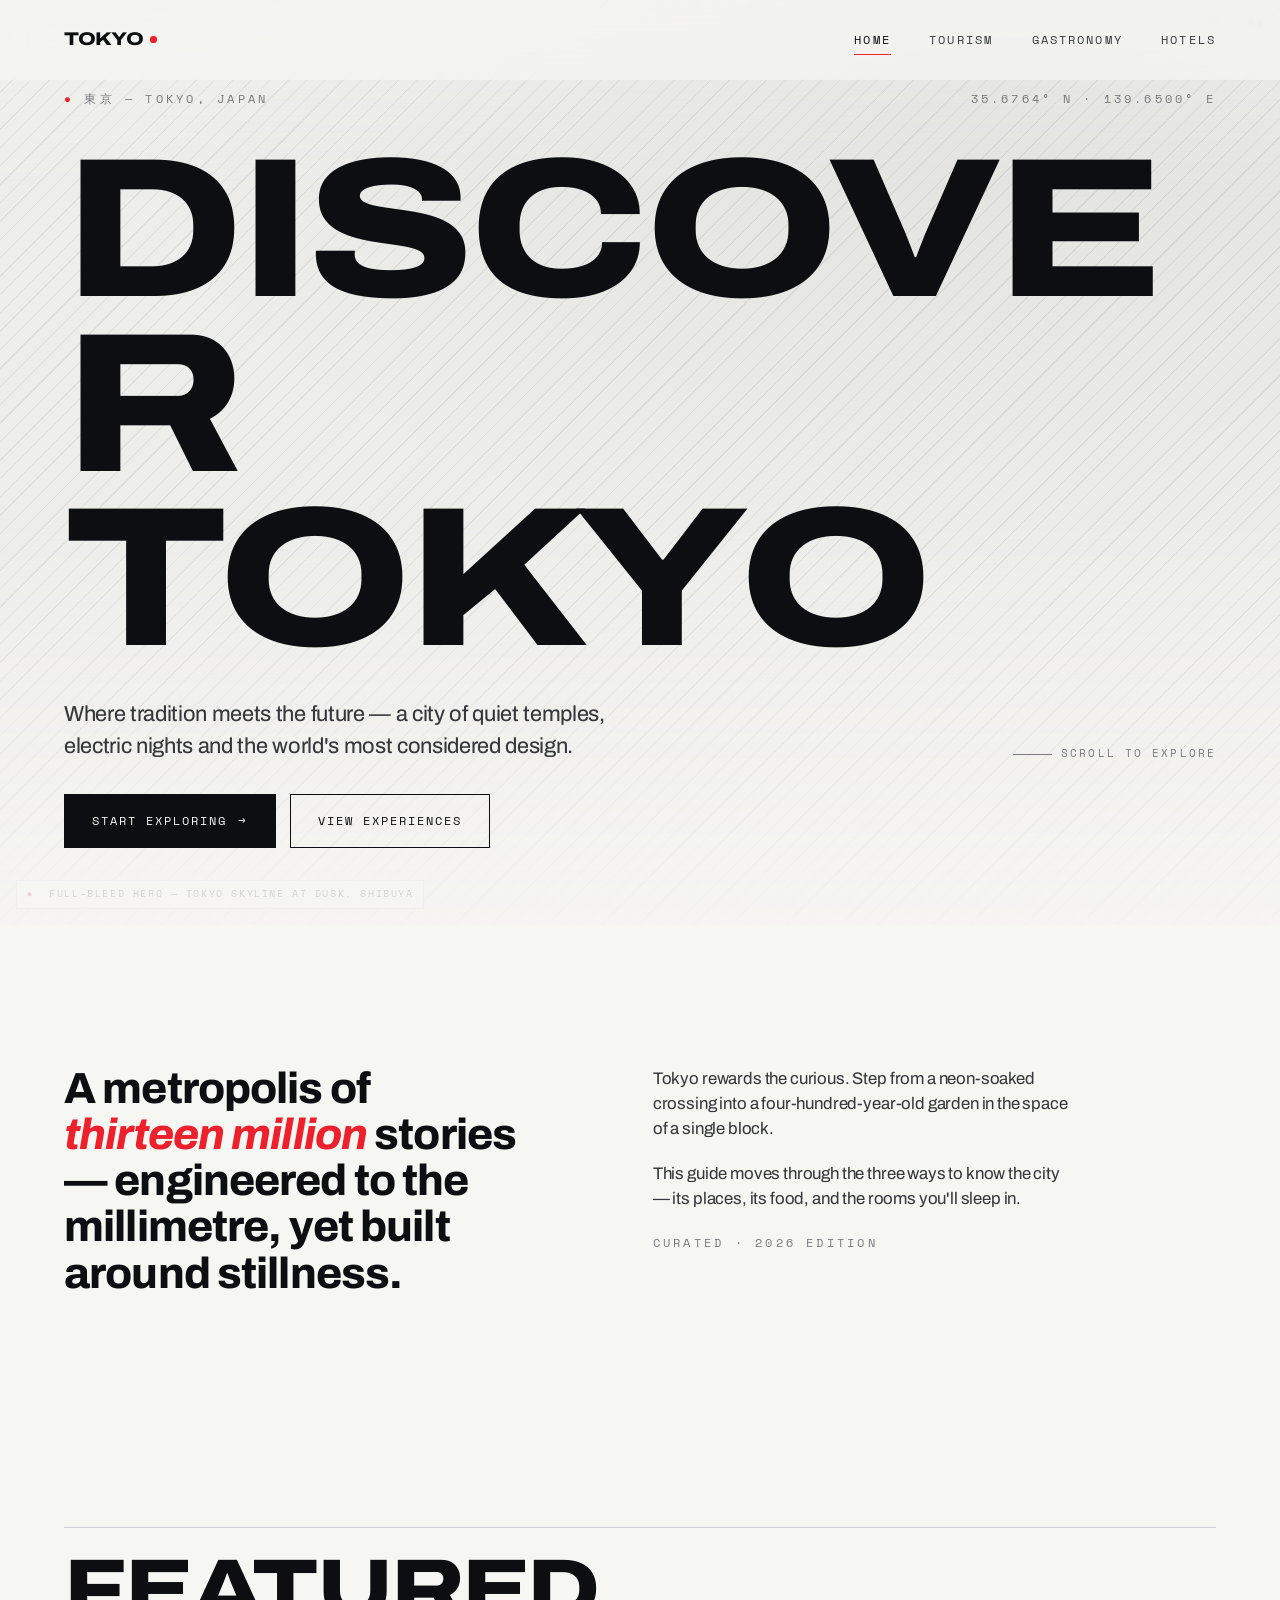
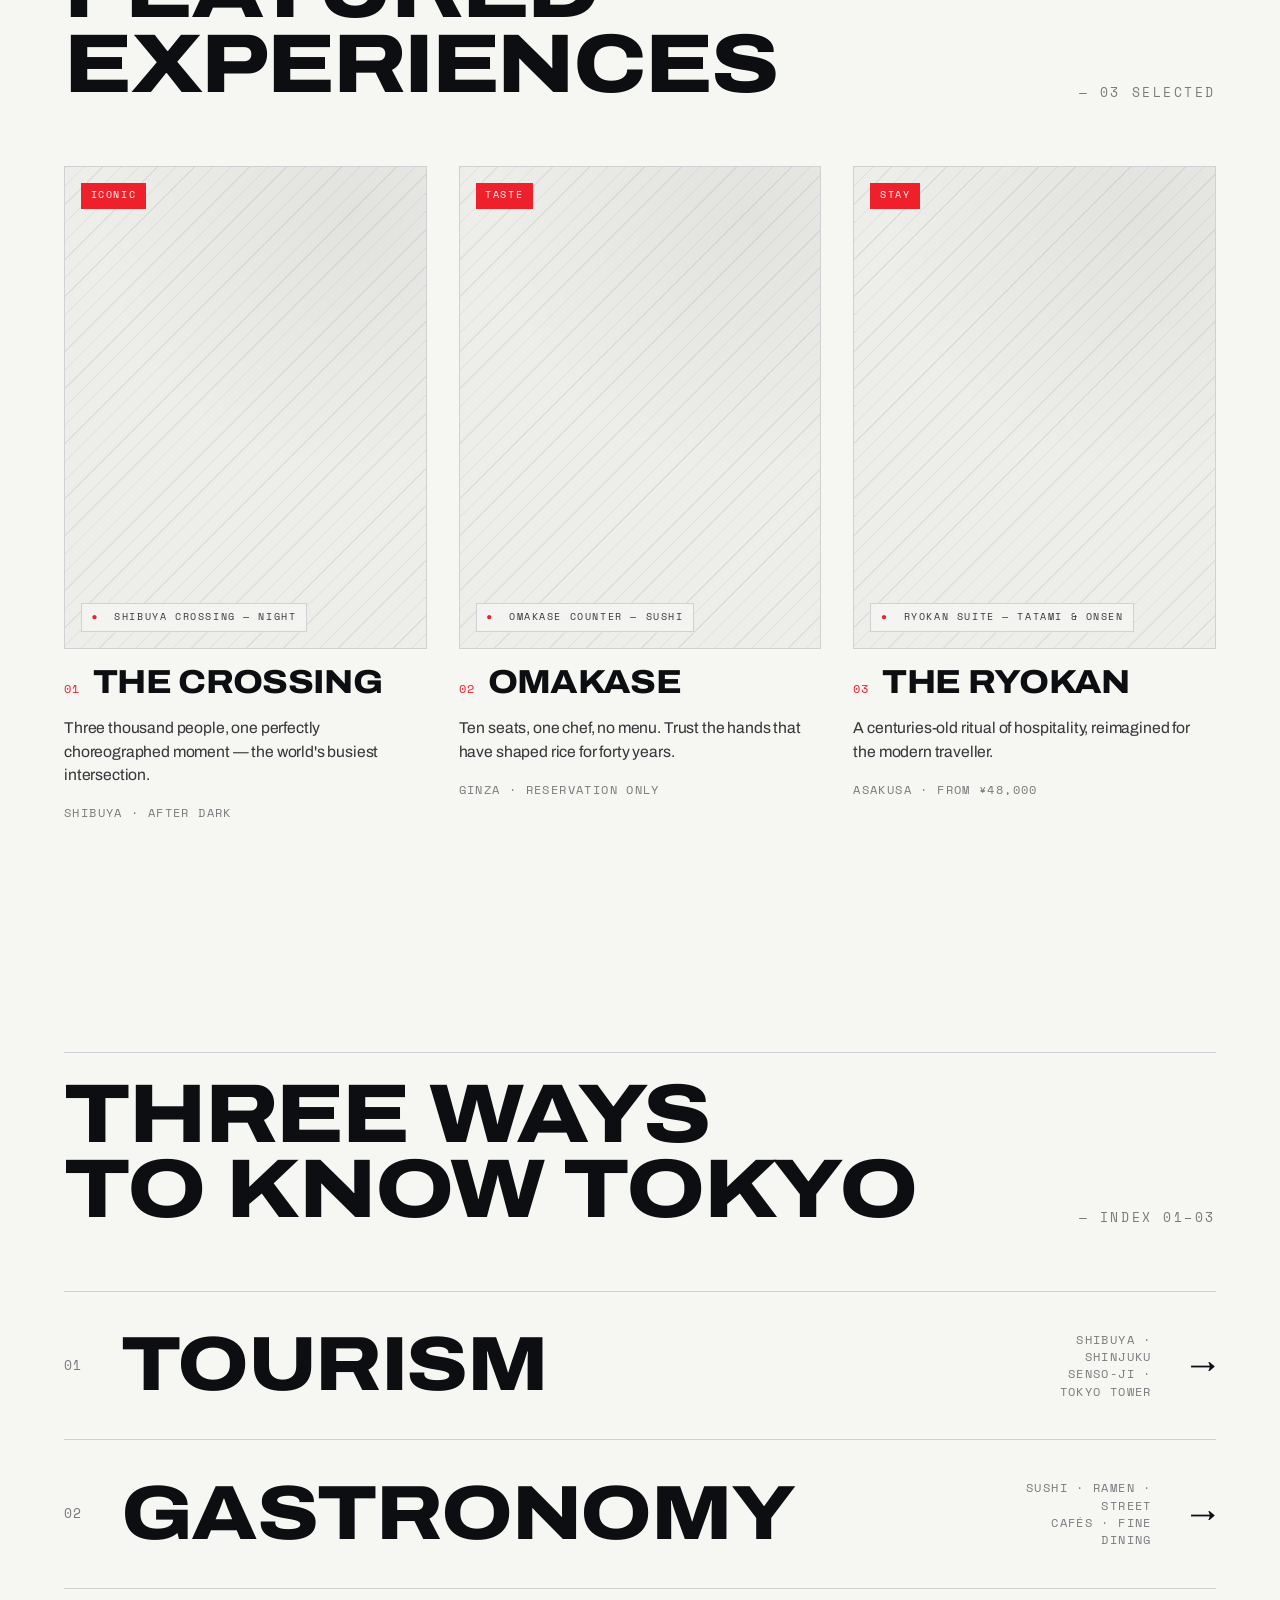
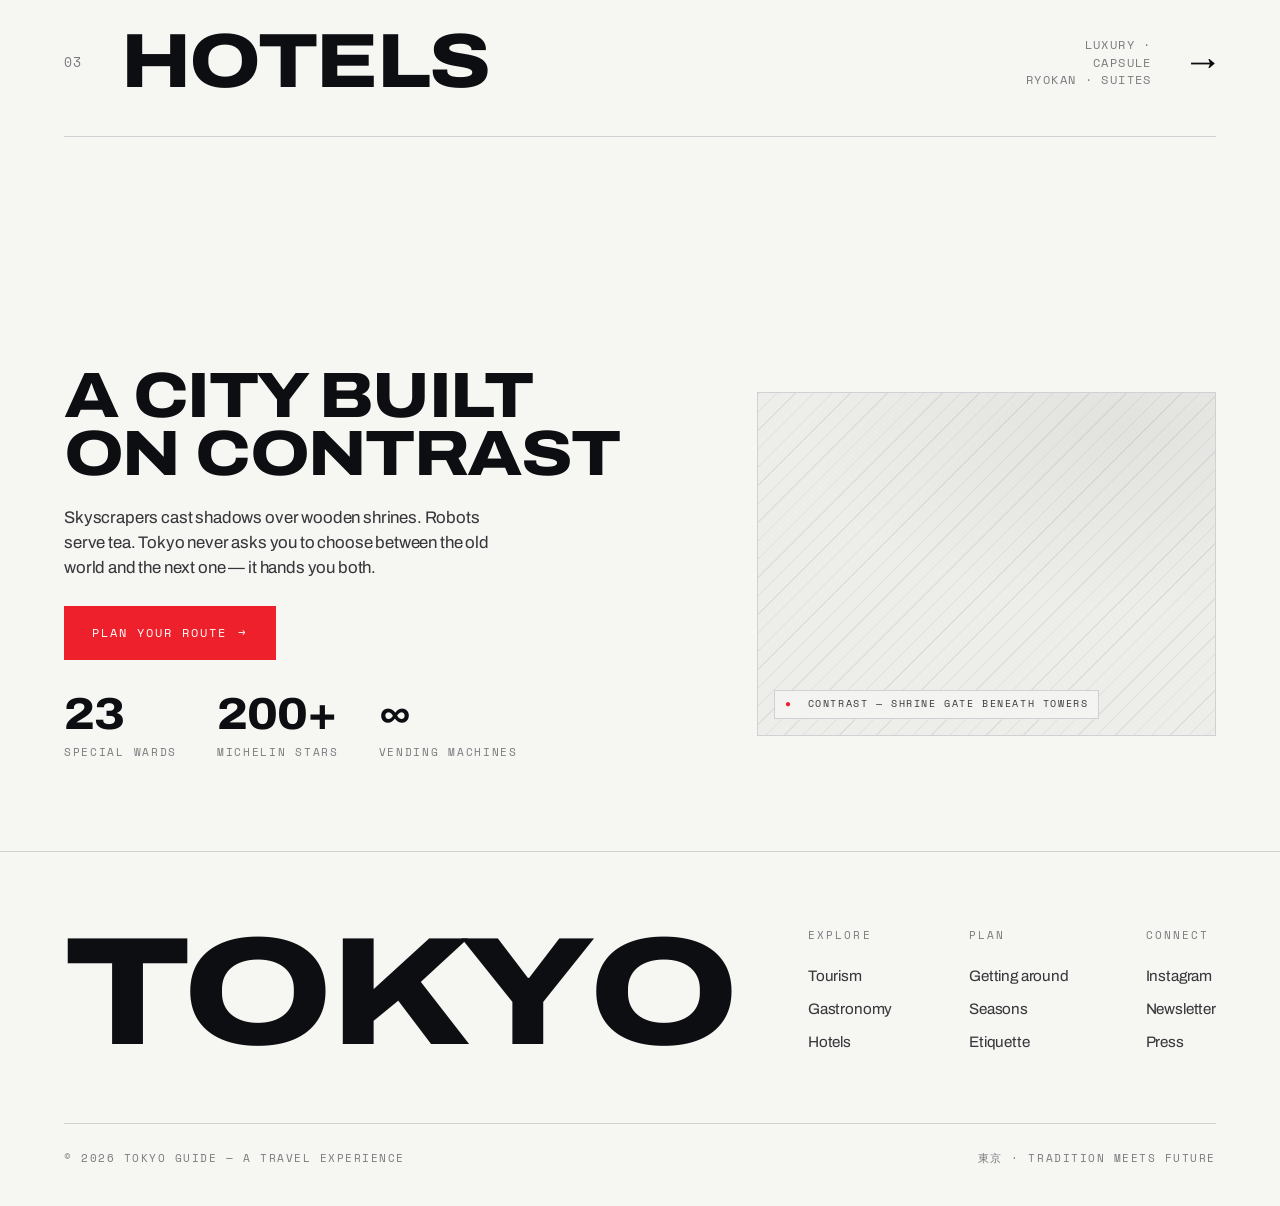
<file: index.html>
<!DOCTYPE html>
<html lang="en">
<head>
<meta charset="UTF-8">
<meta name="viewport" content="width=device-width, initial-scale=1.0">
<title>TOKYO — Where tradition meets the future</title>
<link rel="stylesheet" href="styles.css">
</head>
<body>

<!-- NAV -->
<nav class="nav">
  <a class="nav__brand" href="Home.html">TOKYO<span class="dot"></span></a>
  <ul class="nav__links">
    <li><a href="Home.html" aria-current="page">Home</a></li>
    <li><a href="Tourism.html">Tourism</a></li>
    <li><a href="Gastronomy.html">Gastronomy</a></li>
    <li><a href="Hotels.html">Hotels</a></li>
  </ul>
  <button class="nav__toggle" aria-label="Menu" aria-expanded="false"><span></span><span></span></button>
</nav>

<!-- HERO -->
<header class="hero">
  <div class="hero__bg">
    <div class="media">
      <span class="media__tag"><span class="dot">●</span>&nbsp; FULL-BLEED HERO — TOKYO SKYLINE AT DUSK, SHIBUYA</span>
      <span class="media__corner">01 / 04</span>
    </div>
  </div>
  <div class="hero__scrim"></div>

  <div class="hero__top wrap">
    <div class="hero__meta">
      <span class="kicker"><span class="dot">●</span> 東京 — TOKYO, JAPAN</span>
      <span class="kicker">35.6764° N · 139.6500° E</span>
    </div>
  </div>

  <div class="hero__inner wrap">
    <h1 class="display hero__title">Discover<br>Tokyo</h1>
    <div class="hero__sub">
      <p class="lede">Where tradition meets the future — a city of quiet temples, electric nights and the world's most considered design.</p>
      <span class="hero__scroll"><span class="ln"></span> Scroll to explore</span>
    </div>
    <div class="cta-row" style="margin-top:2rem;">
      <a class="btn btn--primary" href="Tourism.html">Start exploring <span class="arw">→</span></a>
      <a class="btn btn--ghost" href="#categories">View experiences</a>
    </div>
  </div>
</header>

<!-- STATEMENT -->
<section class="section">
  <div class="wrap">
    <div class="statement">
      <p class="statement__big reveal">A metropolis of <em>thirteen million</em> stories — engineered to the millimetre, yet built around stillness.</p>
      <div class="statement__side reveal" data-d="1">
        <p>Tokyo rewards the curious. Step from a neon-soaked crossing into a four-hundred-year-old garden in the space of a single block.</p>
        <p>This guide moves through the three ways to know the city — its places, its food, and the rooms you'll sleep in.</p>
        <span class="kicker">Curated · 2026 Edition</span>
      </div>
    </div>
  </div>
</section>

<!-- FEATURED EXPERIENCES -->
<section class="section section--tight">
  <div class="wrap">
    <div class="section__head reveal">
      <h2 class="section__title">Featured<br>Experiences</h2>
      <span class="section__index">— 03 SELECTED</span>
    </div>

    <div class="cols cols-3">
      <article class="card reveal">
        <a class="card__media ar-34" href="Tourism.html">
          <div class="media">
            <span class="badge">Iconic</span>
            <span class="media__tag"><span class="dot">●</span>&nbsp; SHIBUYA CROSSING — NIGHT</span>
          </div>
        </a>
        <div class="card__head"><span class="card__no">01</span><h3 class="card__title">The Crossing</h3></div>
        <p class="card__desc">Three thousand people, one perfectly choreographed moment — the world's busiest intersection.</p>
        <span class="card__meta">Shibuya · After dark</span>
      </article>

      <article class="card reveal" data-d="1">
        <a class="card__media ar-34" href="Gastronomy.html">
          <div class="media">
            <span class="badge">Taste</span>
            <span class="media__tag"><span class="dot">●</span>&nbsp; OMAKASE COUNTER — SUSHI</span>
          </div>
        </a>
        <div class="card__head"><span class="card__no">02</span><h3 class="card__title">Omakase</h3></div>
        <p class="card__desc">Ten seats, one chef, no menu. Trust the hands that have shaped rice for forty years.</p>
        <span class="card__meta">Ginza · Reservation only</span>
      </article>

      <article class="card reveal" data-d="2">
        <a class="card__media ar-34" href="Hotels.html">
          <div class="media">
            <span class="badge">Stay</span>
            <span class="media__tag"><span class="dot">●</span>&nbsp; RYOKAN SUITE — TATAMI &amp; ONSEN</span>
          </div>
        </a>
        <div class="card__head"><span class="card__no">03</span><h3 class="card__title">The Ryokan</h3></div>
        <p class="card__desc">A centuries-old ritual of hospitality, reimagined for the modern traveller.</p>
        <span class="card__meta">Asakusa · From ¥48,000</span>
      </article>
    </div>
  </div>
</section>

<!-- CATEGORIES -->
<section class="section" id="categories">
  <div class="wrap">
    <div class="section__head reveal">
      <h2 class="section__title">Three Ways<br>To Know Tokyo</h2>
      <span class="section__index">— INDEX 01–03</span>
    </div>

    <nav class="cat-index">
      <a class="index-row reveal" href="Tourism.html">
        <span class="index-row__no">01</span>
        <span class="index-row__title">Tourism</span>
        <span class="index-row__meta">Shibuya · Shinjuku<br>Senso-ji · Tokyo Tower</span>
        <span class="index-row__arw">→</span>
      </a>
      <a class="index-row reveal" href="Gastronomy.html">
        <span class="index-row__no">02</span>
        <span class="index-row__title">Gastronomy</span>
        <span class="index-row__meta">Sushi · Ramen · Street<br>Cafés · Fine Dining</span>
        <span class="index-row__arw">→</span>
      </a>
      <a class="index-row reveal" href="Hotels.html">
        <span class="index-row__no">03</span>
        <span class="index-row__title">Hotels</span>
        <span class="index-row__meta">Luxury · Capsule<br>Ryokan · Suites</span>
        <span class="index-row__arw">→</span>
      </a>
    </nav>
  </div>
</section>

<!-- BIG FEATURE BANNER -->
<section class="section section--tight">
  <div class="wrap">
    <div class="feature reveal">
      <div class="feature__text">
        <h3>A City Built<br>On Contrast</h3>
        <p>Skyscrapers cast shadows over wooden shrines. Robots serve tea. Tokyo never asks you to choose between the old world and the next one — it hands you both.</p>
        <a class="btn btn--red" href="Tourism.html">Plan your route <span class="arw">→</span></a>
        <div class="feature__stats">
          <div><div class="stat__num">23</div><div class="stat__lab">Special wards</div></div>
          <div><div class="stat__num">200+</div><div class="stat__lab">Michelin stars</div></div>
          <div><div class="stat__num">∞</div><div class="stat__lab">Vending machines</div></div>
        </div>
      </div>
      <div class="card__media ar-43">
        <div class="media">
          <span class="media__tag"><span class="dot">●</span>&nbsp; CONTRAST — SHRINE GATE BENEATH TOWERS</span>
        </div>
      </div>
    </div>
  </div>
</section>

<!-- FOOTER -->
<footer class="footer">
  <div class="wrap">
    <div class="footer__top">
      <div class="footer__brand">TOKYO</div>
      <div class="footer__cols">
        <div class="footer__col">
          <h4>Explore</h4>
          <a href="Tourism.html">Tourism</a>
          <a href="Gastronomy.html">Gastronomy</a>
          <a href="Hotels.html">Hotels</a>
        </div>
        <div class="footer__col">
          <h4>Plan</h4>
          <a href="#">Getting around</a>
          <a href="#">Seasons</a>
          <a href="#">Etiquette</a>
        </div>
        <div class="footer__col">
          <h4>Connect</h4>
          <a href="#">Instagram</a>
          <a href="#">Newsletter</a>
          <a href="#">Press</a>
        </div>
      </div>
    </div>
    <div class="footer__bar">
      <span>© 2026 Tokyo Guide — A travel experience</span>
      <span>東京 · Tradition meets future</span>
    </div>
  </div>
</footer>

<template id="__bundler_thumbnail" data-bg-color="#f6f5f0">
  <svg viewBox="0 0 1200 800" xmlns="http://www.w3.org/2000/svg">
    <rect width="1200" height="800" fill="#f6f5f0"/>
    <circle cx="600" cy="330" r="150" fill="#e0352b"/>
    <text x="600" y="640" text-anchor="middle" font-family="Archivo, Arial, sans-serif" font-weight="800" font-size="190" letter-spacing="-6" fill="#191a1d">TOKYO</text>
  </svg>
</template>

<script src="site.js"></script>
</body>
</html>
</file>
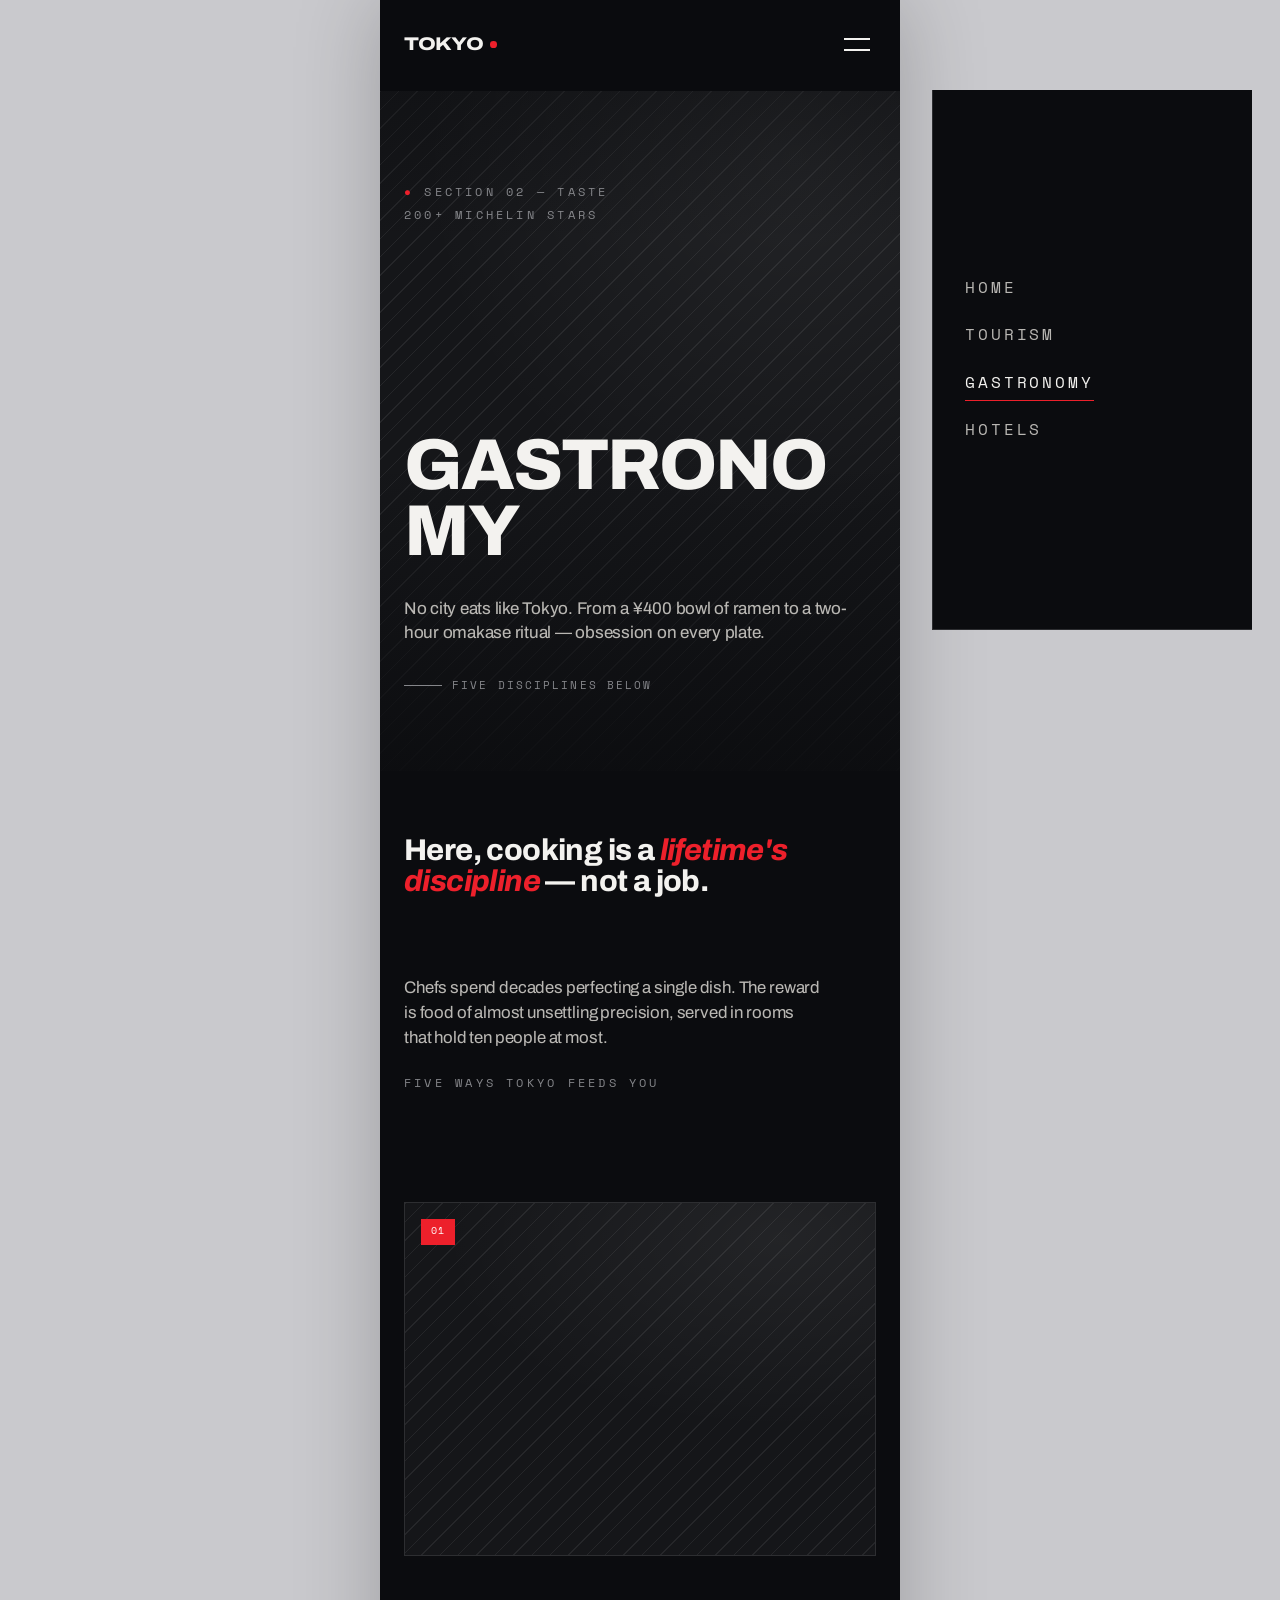
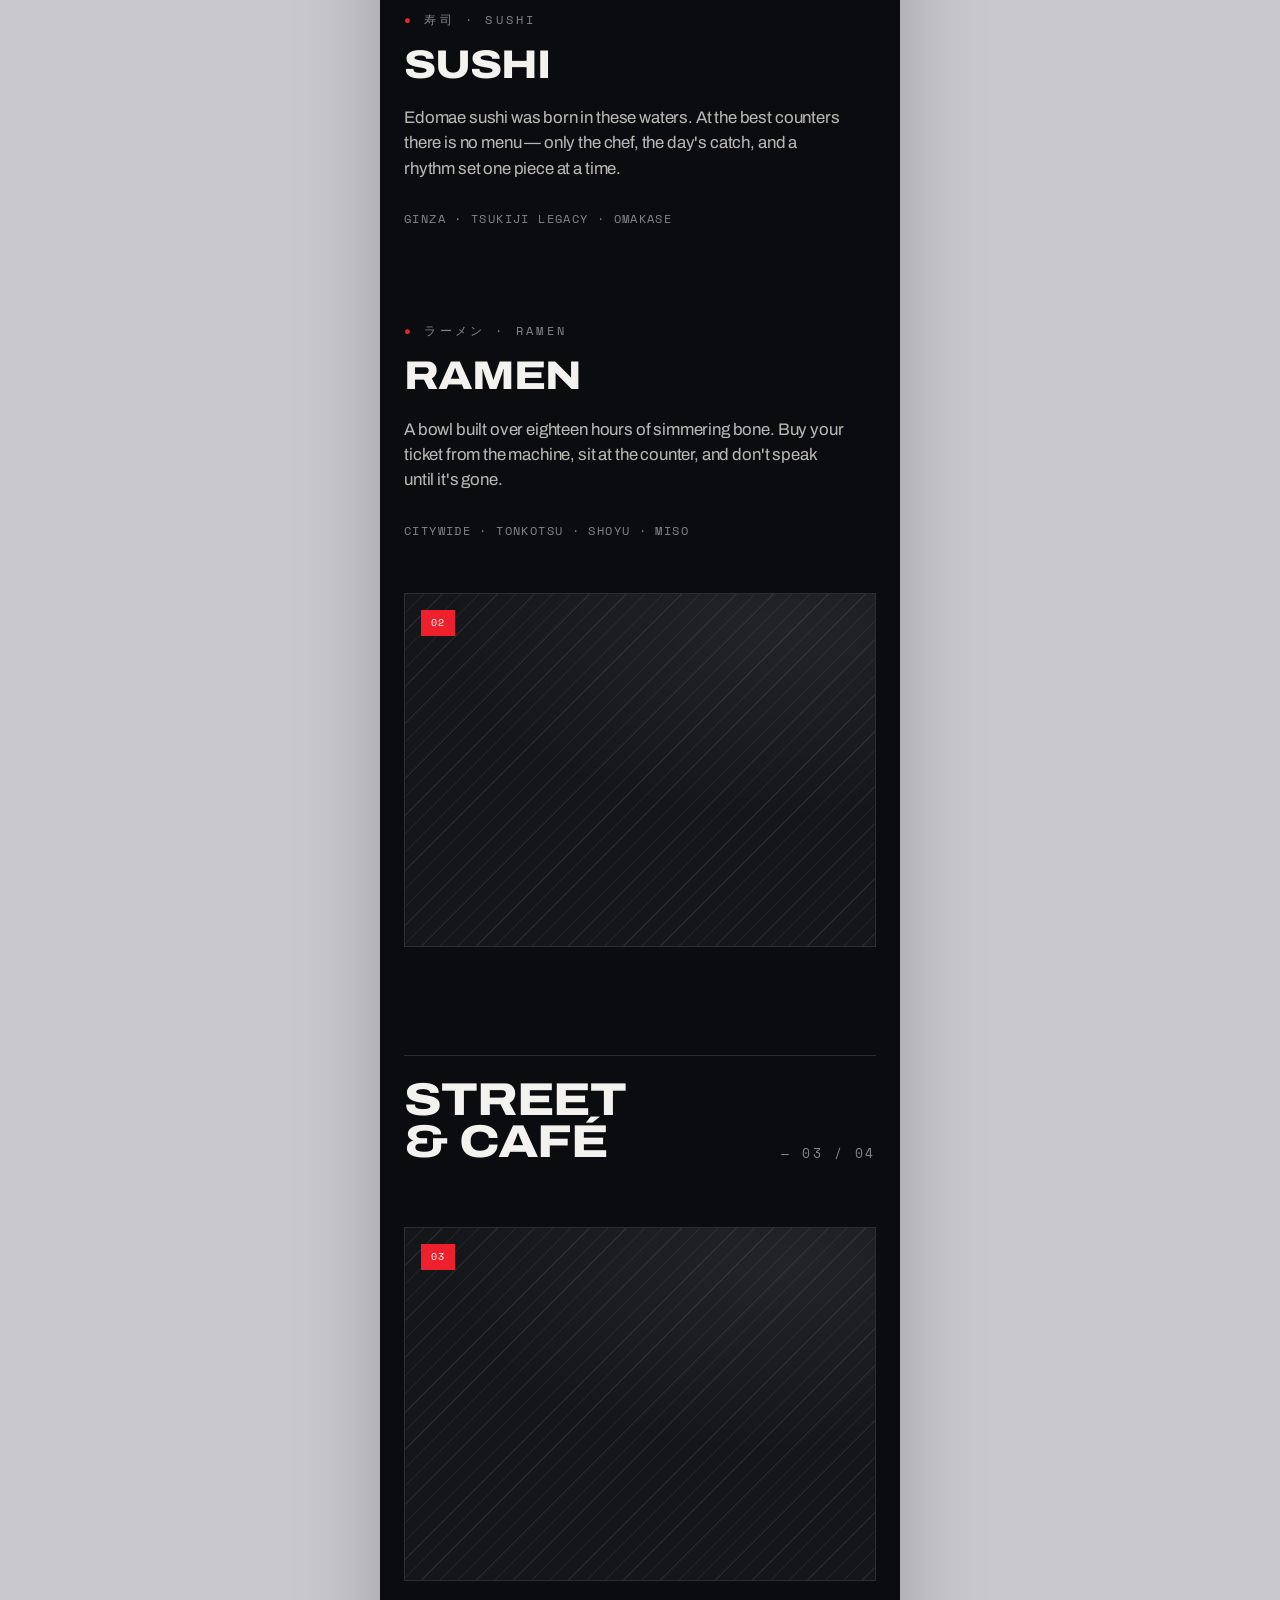
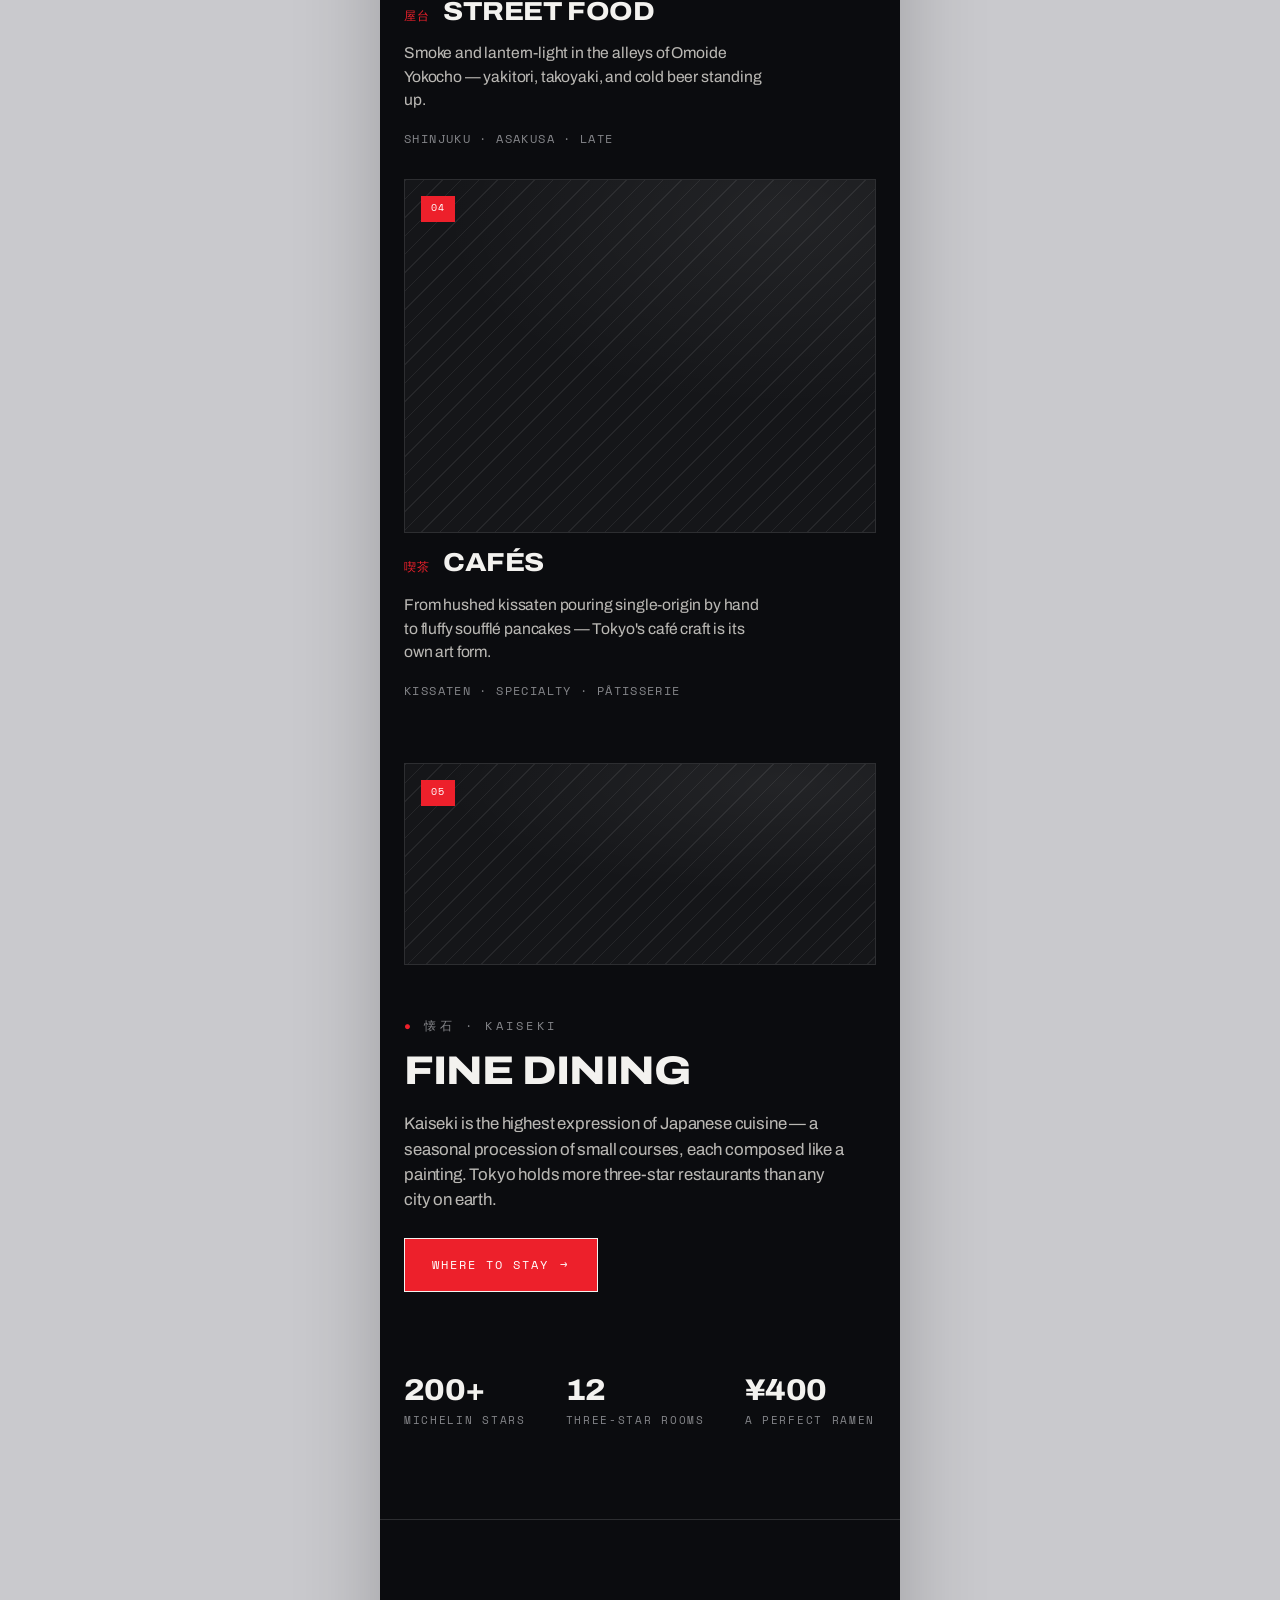
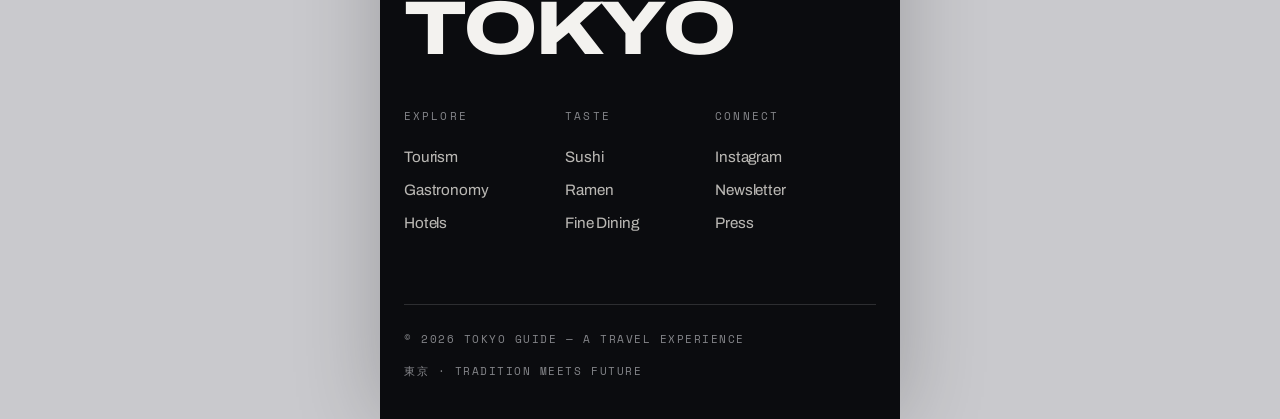
<file: GastroMobile.html>
<!DOCTYPE html>
<html lang="en">
<head>
<meta charset="UTF-8">
<meta name="viewport" content="width=device-width, initial-scale=1.0">
<title>TOKYO — Gastronomy · 520px</title>
<link rel="stylesheet" href="styles.css">
<link rel="stylesheet" href="mobile520.css">
</head>
<body class="theme-dark m520">

<!-- NAV -->
<nav class="nav">
  <a class="nav__brand" href="Home.html">TOKYO<span class="dot"></span></a>
  <ul class="nav__links">
    <li><a href="Home.html">Home</a></li>
    <li><a href="Tourism.html">Tourism</a></li>
    <li><a href="Gastronomy.html" aria-current="page">Gastronomy</a></li>
    <li><a href="Hotels.html">Hotels</a></li>
  </ul>
  <button class="nav__toggle" aria-label="Menu" aria-expanded="false"><span></span><span></span></button>
</nav>

<!-- PAGE HERO -->
<header class="hero" style="min-height:90svh;">
  <div class="hero__bg">
    <div class="media media--dark">
    </div>
  </div>
  <div class="hero__scrim"></div>
  <div class="hero__top wrap">
    <div class="hero__meta">
      <span class="kicker"><span class="dot">●</span> SECTION 02 — TASTE</span>
      <span class="kicker">200+ MICHELIN STARS</span>
    </div>
  </div>
  <div class="hero__inner wrap">
    <h1 class="display hero__title" style="font-size:clamp(2.6rem,12vw,12rem);">Gastronomy</h1>
    <div class="hero__sub">
      <p class="lede">No city eats like Tokyo. From a ¥400 bowl of ramen to a two-hour omakase ritual — obsession on every plate.</p>
      <span class="hero__scroll"><span class="ln"></span> Five disciplines below</span>
    </div>
  </div>
</header>

<!-- INTRO STATEMENT -->
<section class="section">
  <div class="wrap">
    <div class="statement reveal">
      <p class="statement__big">Here, cooking is a <em>lifetime's discipline</em> — not a job.</p>
      <div class="statement__side">
        <p>Chefs spend decades perfecting a single dish. The reward is food of almost unsettling precision, served in rooms that hold ten people at most.</p>
        <span class="kicker">Five ways Tokyo feeds you</span>
      </div>
    </div>
  </div>
</section>

<!-- SUSHI — feature -->
<section class="section section--tight">
  <div class="wrap">
    <div class="feature reveal">
      <div class="card__media ar-43">
        <div class="media media--dark">
          <span class="badge">01</span>
      </div>
      </div>
      <div class="feature__text">
        <span class="eyebrow"><span class="dot">●</span> 寿司 · Sushi</span>
        <h3 style="margin-top:1rem;">Sushi</h3>
        <p>Edomae sushi was born in these waters. At the best counters there is no menu — only the chef, the day's catch, and a rhythm set one piece at a time.</p>
        <span class="card__meta">Ginza · Tsukiji legacy · Omakase</span>
      </div>
    </div>
  </div>
</section>

<!-- RAMEN — feature reversed -->
<section class="section section--tight">
  <div class="wrap">
    <div class="feature feature--rev reveal">
      <div class="feature__text">
        <span class="eyebrow"><span class="dot">●</span> ラーメン · Ramen</span>
        <h3 style="margin-top:1rem;">Ramen</h3>
        <p>A bowl built over eighteen hours of simmering bone. Buy your ticket from the machine, sit at the counter, and don't speak until it's gone.</p>
        <span class="card__meta">Citywide · Tonkotsu · Shoyu · Miso</span>
      </div>
      <div class="card__media ar-43">
        <div class="media media--dark">
          <span class="badge">02</span>
      </div>
      </div>
    </div>
  </div>
</section>

<!-- STREET FOOD + CAFES grid -->
<section class="section">
  <div class="wrap">
    <div class="section__head reveal">
      <h2 class="section__title">Street<br>&amp; Café</h2>
      <span class="section__index">— 03 / 04</span>
    </div>
    <div class="cols cols-2">
      <article class="card reveal">
        <div class="card__media ar-43">
          <div class="media media--dark">
            <span class="badge">03</span>
      </div>
        </div>
        <div class="card__head"><span class="card__no">屋台</span><h3 class="card__title">Street Food</h3></div>
        <p class="card__desc">Smoke and lantern-light in the alleys of Omoide Yokocho — yakitori, takoyaki, and cold beer standing up.</p>
        <span class="card__meta">Shinjuku · Asakusa · Late</span>
      </article>
      <article class="card reveal" data-d="1">
        <div class="card__media ar-43">
          <div class="media media--dark">
            <span class="badge">04</span>
      </div>
        </div>
        <div class="card__head"><span class="card__no">喫茶</span><h3 class="card__title">Cafés</h3></div>
        <p class="card__desc">From hushed kissaten pouring single-origin by hand to fluffy soufflé pancakes — Tokyo's café craft is its own art form.</p>
        <span class="card__meta">Kissaten · Specialty · Pâtisserie</span>
      </article>
    </div>
  </div>
</section>

<!-- FINE DINING — full-bleed band -->
<section class="section--tight" style="padding-block:0 clamp(3rem,7vw,6rem);">
  <div class="card__media ar-21 reveal" style="margin-inline:var(--maxpad);">
    <div class="media media--dark">
      <span class="badge">05</span>
    </div>
  </div>
  <div class="wrap" style="padding-top:clamp(2rem,4vw,3rem);">
    <div class="feature reveal">
      <div class="feature__text">
        <span class="eyebrow"><span class="dot">●</span> 懐石 · Kaiseki</span>
        <h3 style="margin-top:1rem;">Fine Dining</h3>
        <p>Kaiseki is the highest expression of Japanese cuisine — a seasonal procession of small courses, each composed like a painting. Tokyo holds more three-star restaurants than any city on earth.</p>
        <a class="btn btn--red" href="Hotels.html">Where to stay <span class="arw">→</span></a>
      </div>
      <div class="feature__stats" style="align-content:start;">
        <div><div class="stat__num">200+</div><div class="stat__lab">Michelin stars</div></div>
        <div><div class="stat__num">12</div><div class="stat__lab">Three-star rooms</div></div>
        <div><div class="stat__num">¥400</div><div class="stat__lab">A perfect ramen</div></div>
      </div>
    </div>
  </div>
</section>

<!-- FOOTER -->
<footer class="footer">
  <div class="wrap">
    <div class="footer__top">
      <div class="footer__brand">TOKYO</div>
      <div class="footer__cols">
        <div class="footer__col">
          <h4>Explore</h4>
          <a href="Tourism.html">Tourism</a>
          <a href="Gastronomy.html">Gastronomy</a>
          <a href="Hotels.html">Hotels</a>
        </div>
        <div class="footer__col">
          <h4>Taste</h4>
          <a href="#">Sushi</a>
          <a href="#">Ramen</a>
          <a href="#">Fine Dining</a>
        </div>
        <div class="footer__col">
          <h4>Connect</h4>
          <a href="#">Instagram</a>
          <a href="#">Newsletter</a>
          <a href="#">Press</a>
        </div>
      </div>
    </div>
    <div class="footer__bar">
      <span>© 2026 Tokyo Guide — A travel experience</span>
      <span>東京 · Tradition meets future</span>
    </div>
  </div>
</footer>

<script src="site.js"></script>
</body>
</html>
</file>
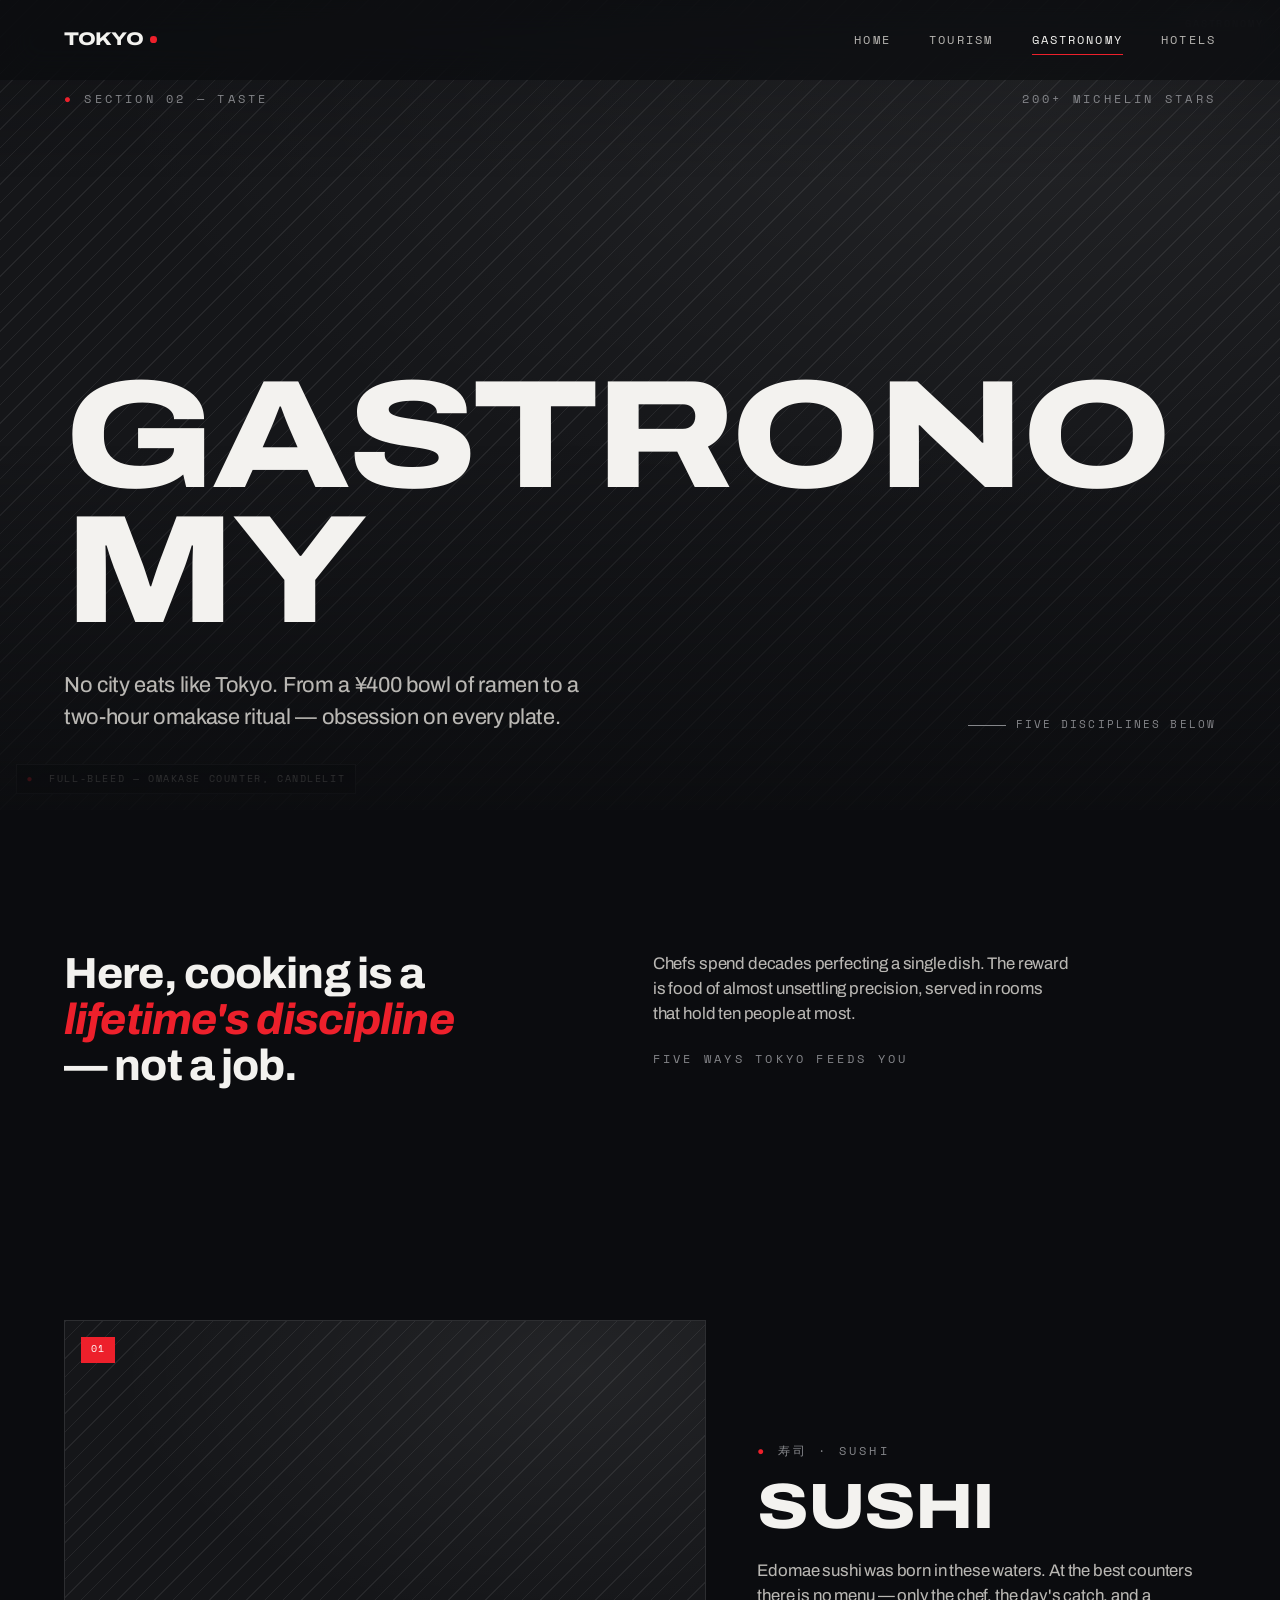
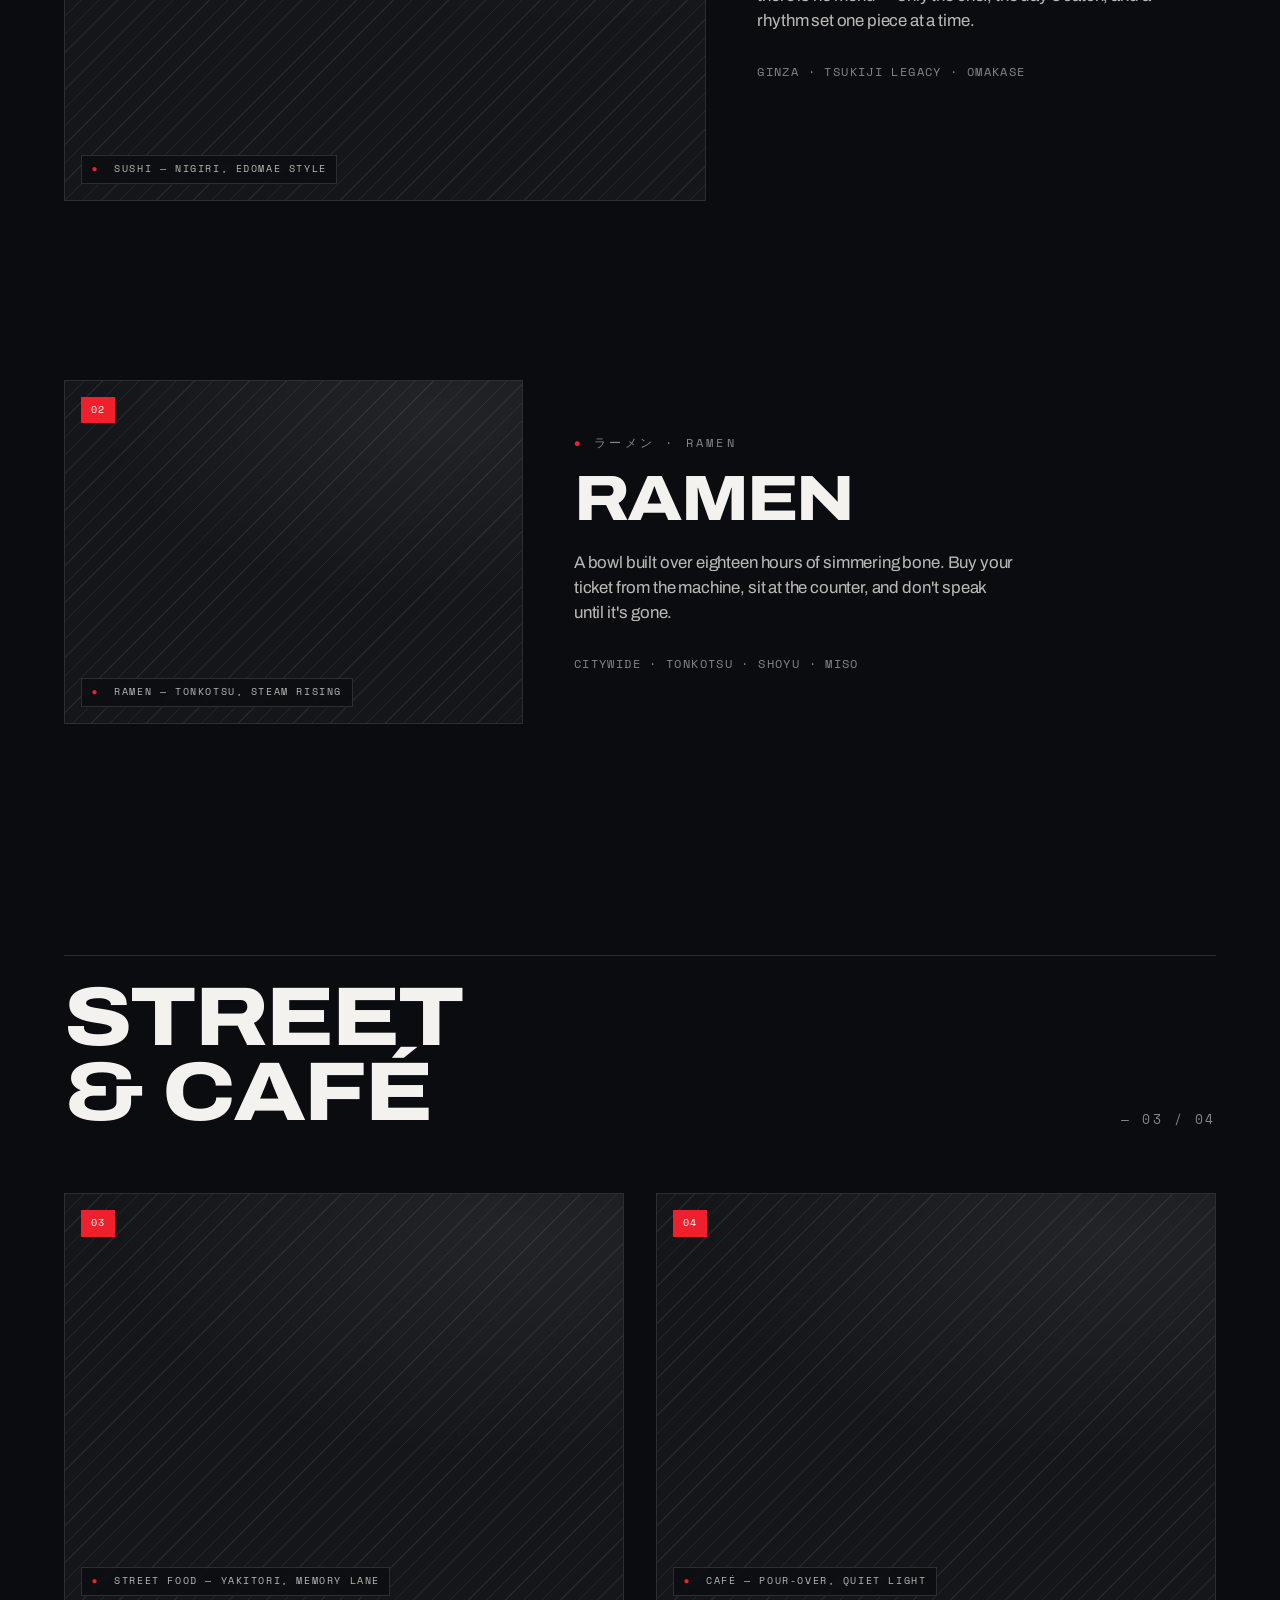
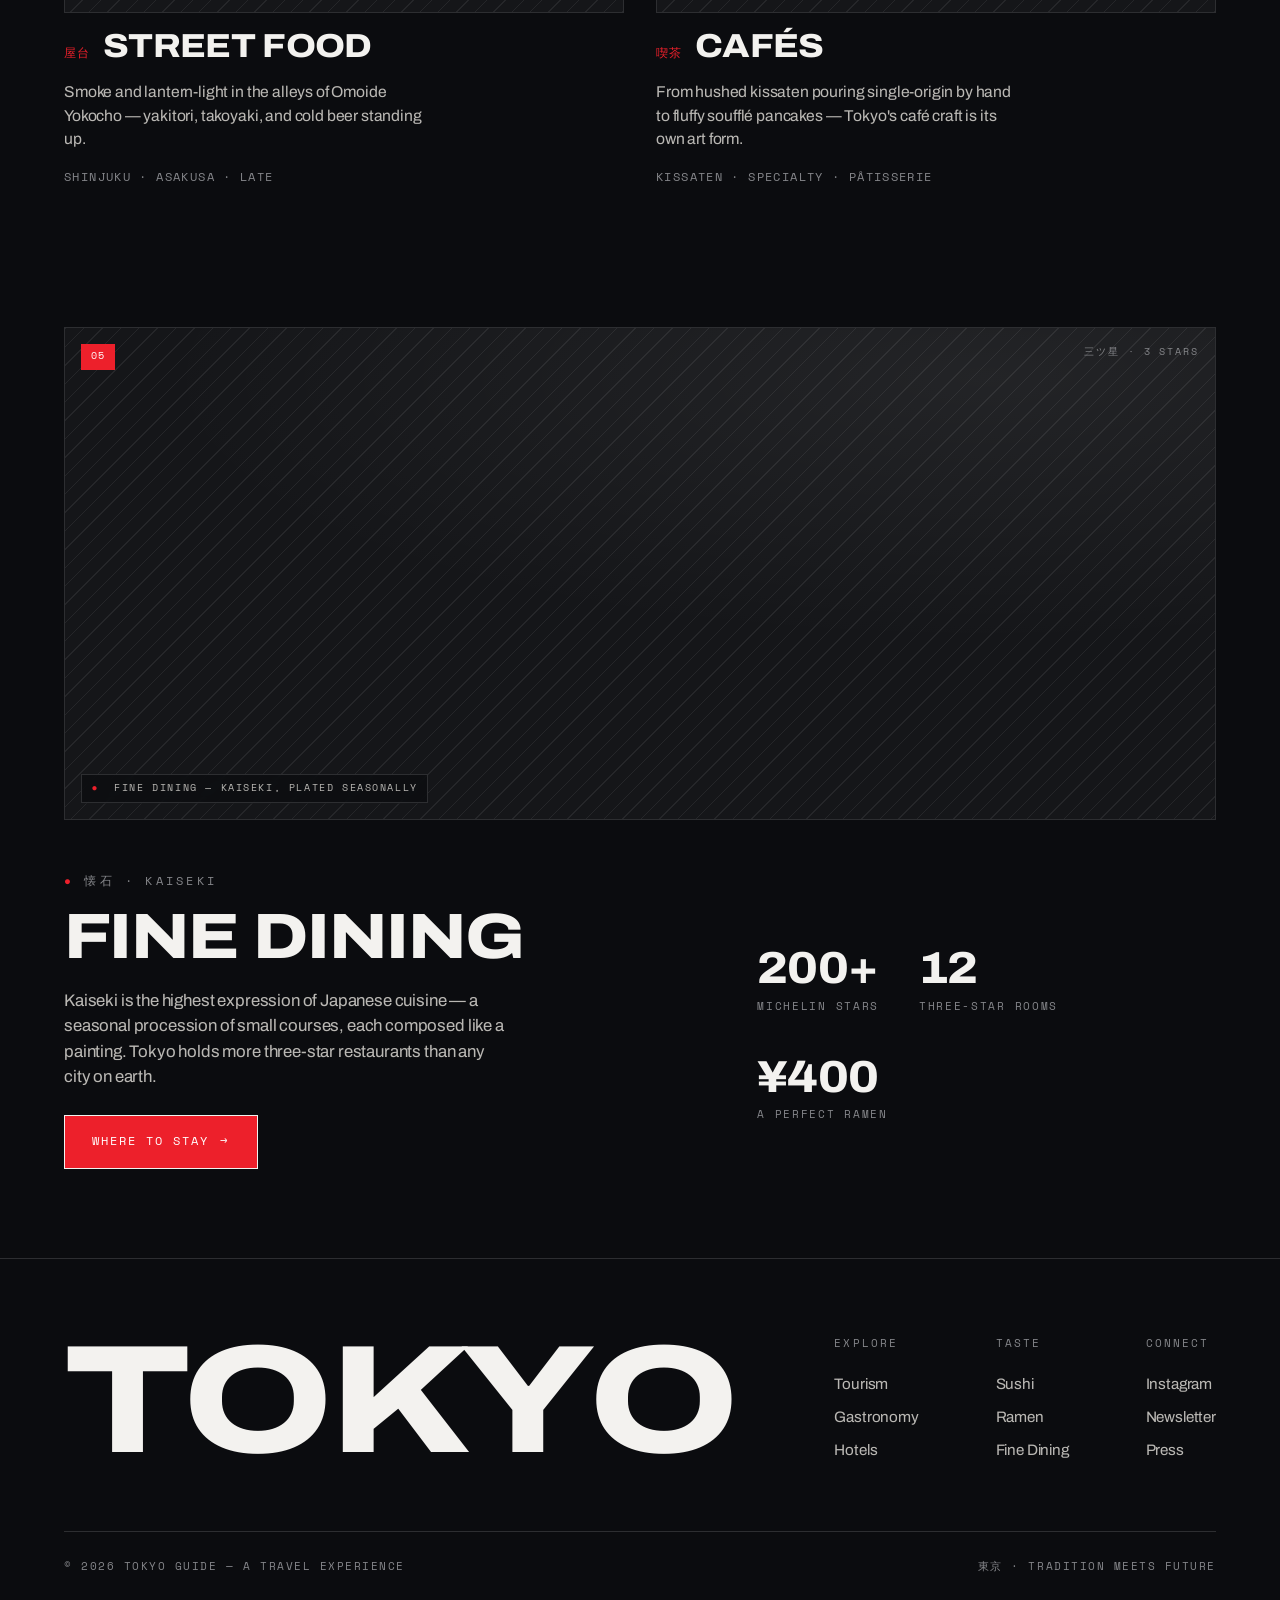
<file: Gastronomy.html>
<!DOCTYPE html>
<html lang="en">
<head>
<meta charset="UTF-8">
<meta name="viewport" content="width=device-width, initial-scale=1.0">
<title>TOKYO — Gastronomy</title>
<link rel="stylesheet" href="styles.css">
</head>
<body class="theme-dark">

<!-- NAV -->
<nav class="nav">
  <a class="nav__brand" href="Home.html">TOKYO<span class="dot"></span></a>
  <ul class="nav__links">
    <li><a href="Home.html">Home</a></li>
    <li><a href="Tourism.html">Tourism</a></li>
    <li><a href="Gastronomy.html" aria-current="page">Gastronomy</a></li>
    <li><a href="Hotels.html">Hotels</a></li>
  </ul>
  <button class="nav__toggle" aria-label="Menu" aria-expanded="false"><span></span><span></span></button>
</nav>

<!-- PAGE HERO -->
<header class="hero" style="min-height:90svh;">
  <div class="hero__bg">
    <div class="media media--dark">
      <span class="media__tag"><span class="dot">●</span>&nbsp; FULL-BLEED — OMAKASE COUNTER, CANDLELIT</span>
      <span class="media__corner">GASTRONOMY</span>
    </div>
  </div>
  <div class="hero__scrim"></div>
  <div class="hero__top wrap">
    <div class="hero__meta">
      <span class="kicker"><span class="dot">●</span> SECTION 02 — TASTE</span>
      <span class="kicker">200+ MICHELIN STARS</span>
    </div>
  </div>
  <div class="hero__inner wrap">
    <h1 class="display hero__title" style="font-size:clamp(2.6rem,12vw,12rem);">Gastronomy</h1>
    <div class="hero__sub">
      <p class="lede">No city eats like Tokyo. From a ¥400 bowl of ramen to a two-hour omakase ritual — obsession on every plate.</p>
      <span class="hero__scroll"><span class="ln"></span> Five disciplines below</span>
    </div>
  </div>
</header>

<!-- INTRO STATEMENT -->
<section class="section">
  <div class="wrap">
    <div class="statement reveal">
      <p class="statement__big">Here, cooking is a <em>lifetime's discipline</em> — not a job.</p>
      <div class="statement__side">
        <p>Chefs spend decades perfecting a single dish. The reward is food of almost unsettling precision, served in rooms that hold ten people at most.</p>
        <span class="kicker">Five ways Tokyo feeds you</span>
      </div>
    </div>
  </div>
</section>

<!-- SUSHI — feature -->
<section class="section section--tight">
  <div class="wrap">
    <div class="feature reveal">
      <div class="card__media ar-43">
        <div class="media media--dark">
          <span class="badge">01</span>
          <span class="media__tag"><span class="dot">●</span>&nbsp; SUSHI — NIGIRI, EDOMAE STYLE</span>
        </div>
      </div>
      <div class="feature__text">
        <span class="eyebrow"><span class="dot">●</span> 寿司 · Sushi</span>
        <h3 style="margin-top:1rem;">Sushi</h3>
        <p>Edomae sushi was born in these waters. At the best counters there is no menu — only the chef, the day's catch, and a rhythm set one piece at a time.</p>
        <span class="card__meta">Ginza · Tsukiji legacy · Omakase</span>
      </div>
    </div>
  </div>
</section>

<!-- RAMEN — feature reversed -->
<section class="section section--tight">
  <div class="wrap">
    <div class="feature feature--rev reveal">
      <div class="feature__text">
        <span class="eyebrow"><span class="dot">●</span> ラーメン · Ramen</span>
        <h3 style="margin-top:1rem;">Ramen</h3>
        <p>A bowl built over eighteen hours of simmering bone. Buy your ticket from the machine, sit at the counter, and don't speak until it's gone.</p>
        <span class="card__meta">Citywide · Tonkotsu · Shoyu · Miso</span>
      </div>
      <div class="card__media ar-43">
        <div class="media media--dark">
          <span class="badge">02</span>
          <span class="media__tag"><span class="dot">●</span>&nbsp; RAMEN — TONKOTSU, STEAM RISING</span>
        </div>
      </div>
    </div>
  </div>
</section>

<!-- STREET FOOD + CAFES grid -->
<section class="section">
  <div class="wrap">
    <div class="section__head reveal">
      <h2 class="section__title">Street<br>&amp; Café</h2>
      <span class="section__index">— 03 / 04</span>
    </div>
    <div class="cols cols-2">
      <article class="card reveal">
        <div class="card__media ar-43">
          <div class="media media--dark">
            <span class="badge">03</span>
            <span class="media__tag"><span class="dot">●</span>&nbsp; STREET FOOD — YAKITORI, MEMORY LANE</span>
          </div>
        </div>
        <div class="card__head"><span class="card__no">屋台</span><h3 class="card__title">Street Food</h3></div>
        <p class="card__desc">Smoke and lantern-light in the alleys of Omoide Yokocho — yakitori, takoyaki, and cold beer standing up.</p>
        <span class="card__meta">Shinjuku · Asakusa · Late</span>
      </article>
      <article class="card reveal" data-d="1">
        <div class="card__media ar-43">
          <div class="media media--dark">
            <span class="badge">04</span>
            <span class="media__tag"><span class="dot">●</span>&nbsp; CAFÉ — POUR-OVER, QUIET LIGHT</span>
          </div>
        </div>
        <div class="card__head"><span class="card__no">喫茶</span><h3 class="card__title">Cafés</h3></div>
        <p class="card__desc">From hushed kissaten pouring single-origin by hand to fluffy soufflé pancakes — Tokyo's café craft is its own art form.</p>
        <span class="card__meta">Kissaten · Specialty · Pâtisserie</span>
      </article>
    </div>
  </div>
</section>

<!-- FINE DINING — full-bleed band -->
<section class="section--tight" style="padding-block:0 clamp(3rem,7vw,6rem);">
  <div class="card__media ar-21 reveal" style="margin-inline:var(--maxpad);">
    <div class="media media--dark">
      <span class="badge">05</span>
      <span class="media__tag"><span class="dot">●</span>&nbsp; FINE DINING — KAISEKI, PLATED SEASONALLY</span>
      <span class="media__corner">三ツ星 · 3 STARS</span>
    </div>
  </div>
  <div class="wrap" style="padding-top:clamp(2rem,4vw,3rem);">
    <div class="feature reveal">
      <div class="feature__text">
        <span class="eyebrow"><span class="dot">●</span> 懐石 · Kaiseki</span>
        <h3 style="margin-top:1rem;">Fine Dining</h3>
        <p>Kaiseki is the highest expression of Japanese cuisine — a seasonal procession of small courses, each composed like a painting. Tokyo holds more three-star restaurants than any city on earth.</p>
        <a class="btn btn--red" href="Hotels.html">Where to stay <span class="arw">→</span></a>
      </div>
      <div class="feature__stats" style="align-content:start;">
        <div><div class="stat__num">200+</div><div class="stat__lab">Michelin stars</div></div>
        <div><div class="stat__num">12</div><div class="stat__lab">Three-star rooms</div></div>
        <div><div class="stat__num">¥400</div><div class="stat__lab">A perfect ramen</div></div>
      </div>
    </div>
  </div>
</section>

<!-- FOOTER -->
<footer class="footer">
  <div class="wrap">
    <div class="footer__top">
      <div class="footer__brand">TOKYO</div>
      <div class="footer__cols">
        <div class="footer__col">
          <h4>Explore</h4>
          <a href="Tourism.html">Tourism</a>
          <a href="Gastronomy.html">Gastronomy</a>
          <a href="Hotels.html">Hotels</a>
        </div>
        <div class="footer__col">
          <h4>Taste</h4>
          <a href="#">Sushi</a>
          <a href="#">Ramen</a>
          <a href="#">Fine Dining</a>
        </div>
        <div class="footer__col">
          <h4>Connect</h4>
          <a href="#">Instagram</a>
          <a href="#">Newsletter</a>
          <a href="#">Press</a>
        </div>
      </div>
    </div>
    <div class="footer__bar">
      <span>© 2026 Tokyo Guide — A travel experience</span>
      <span>東京 · Tradition meets future</span>
    </div>
  </div>
</footer>

<script src="site.js"></script>
</body>
</html>
</file>
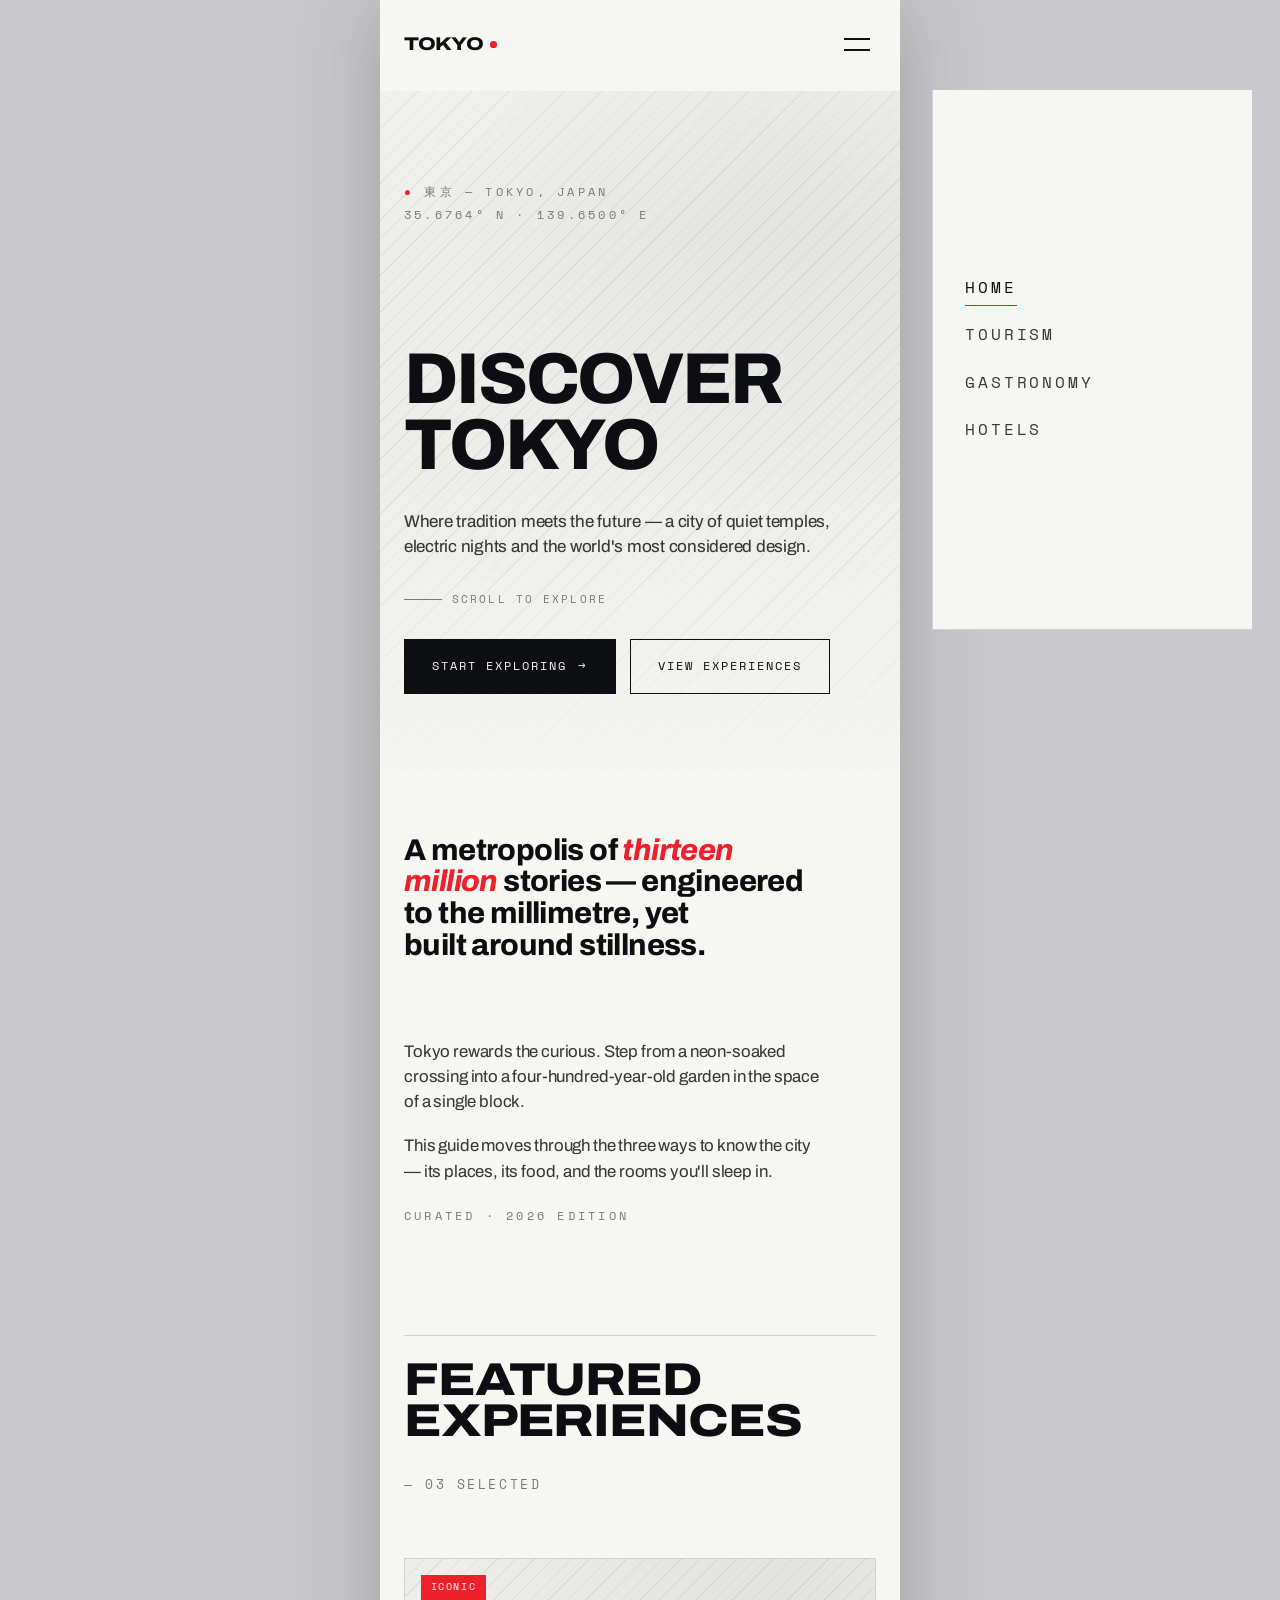
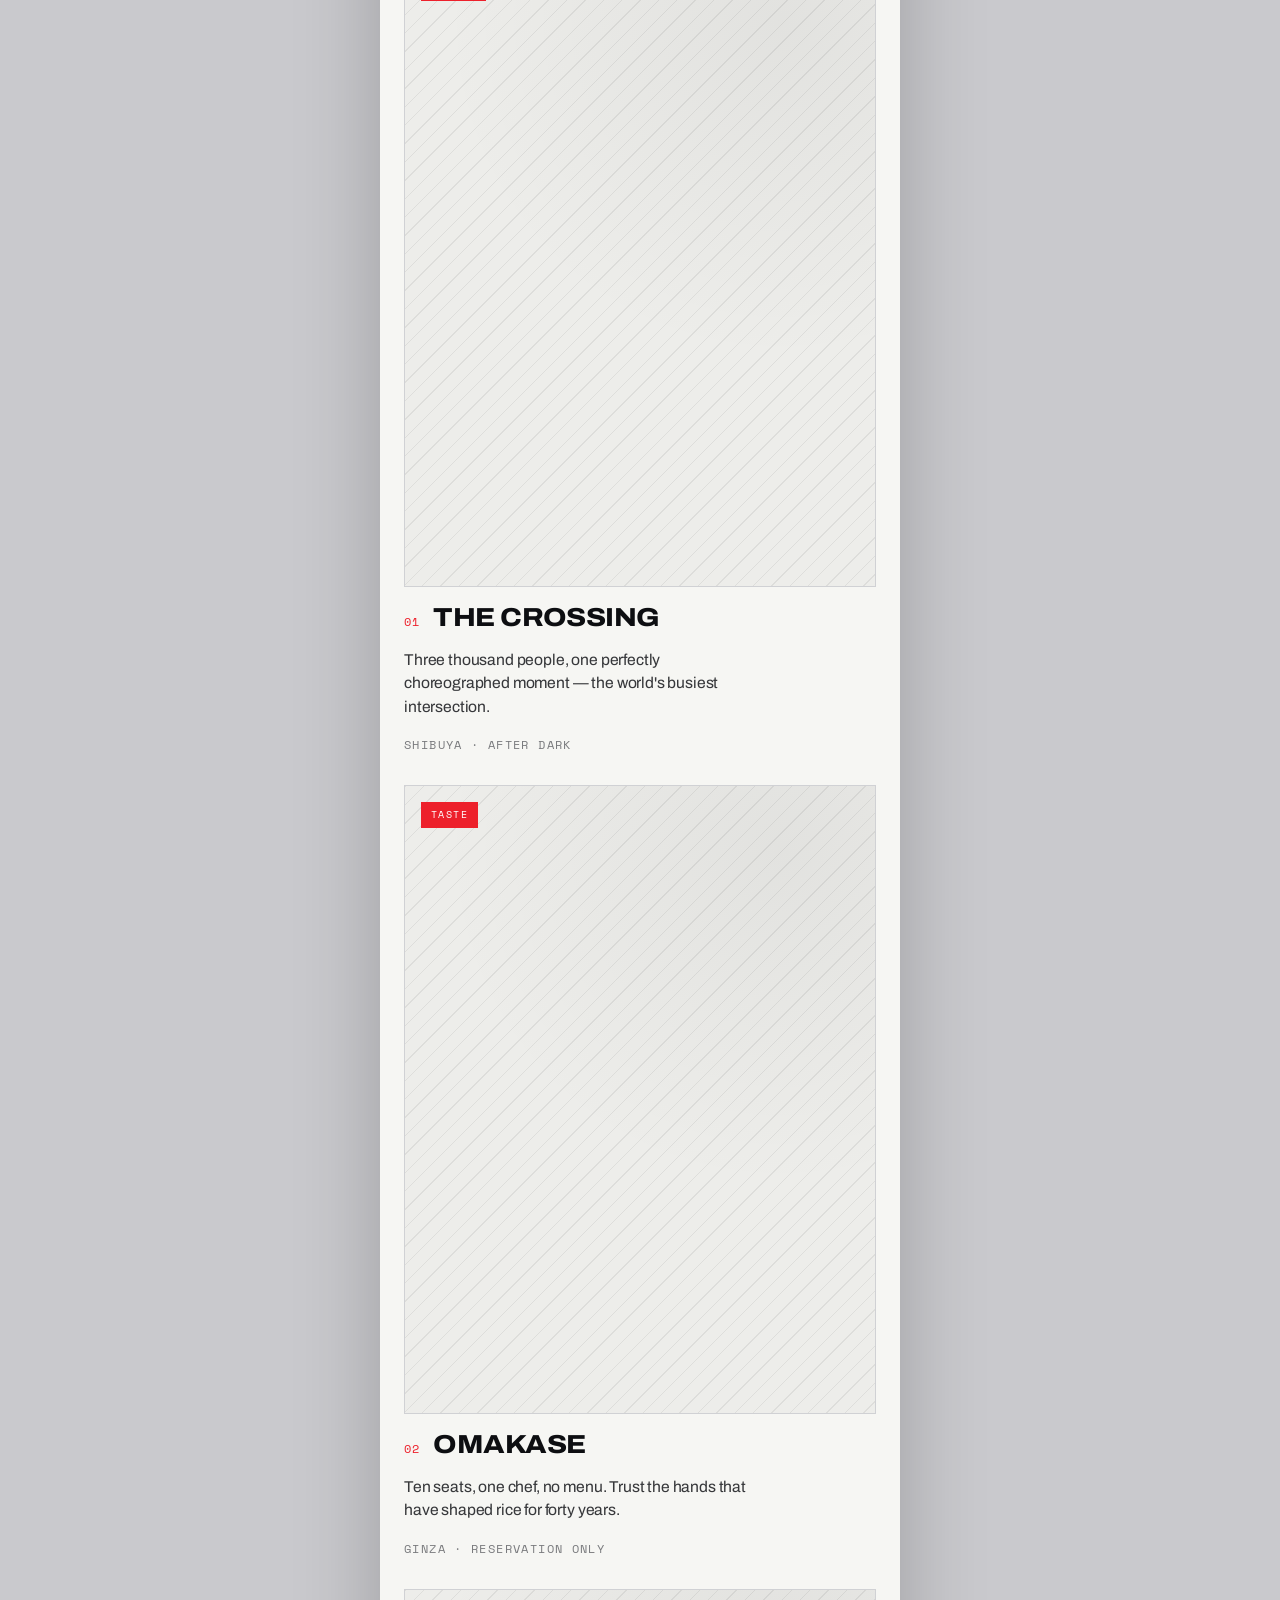
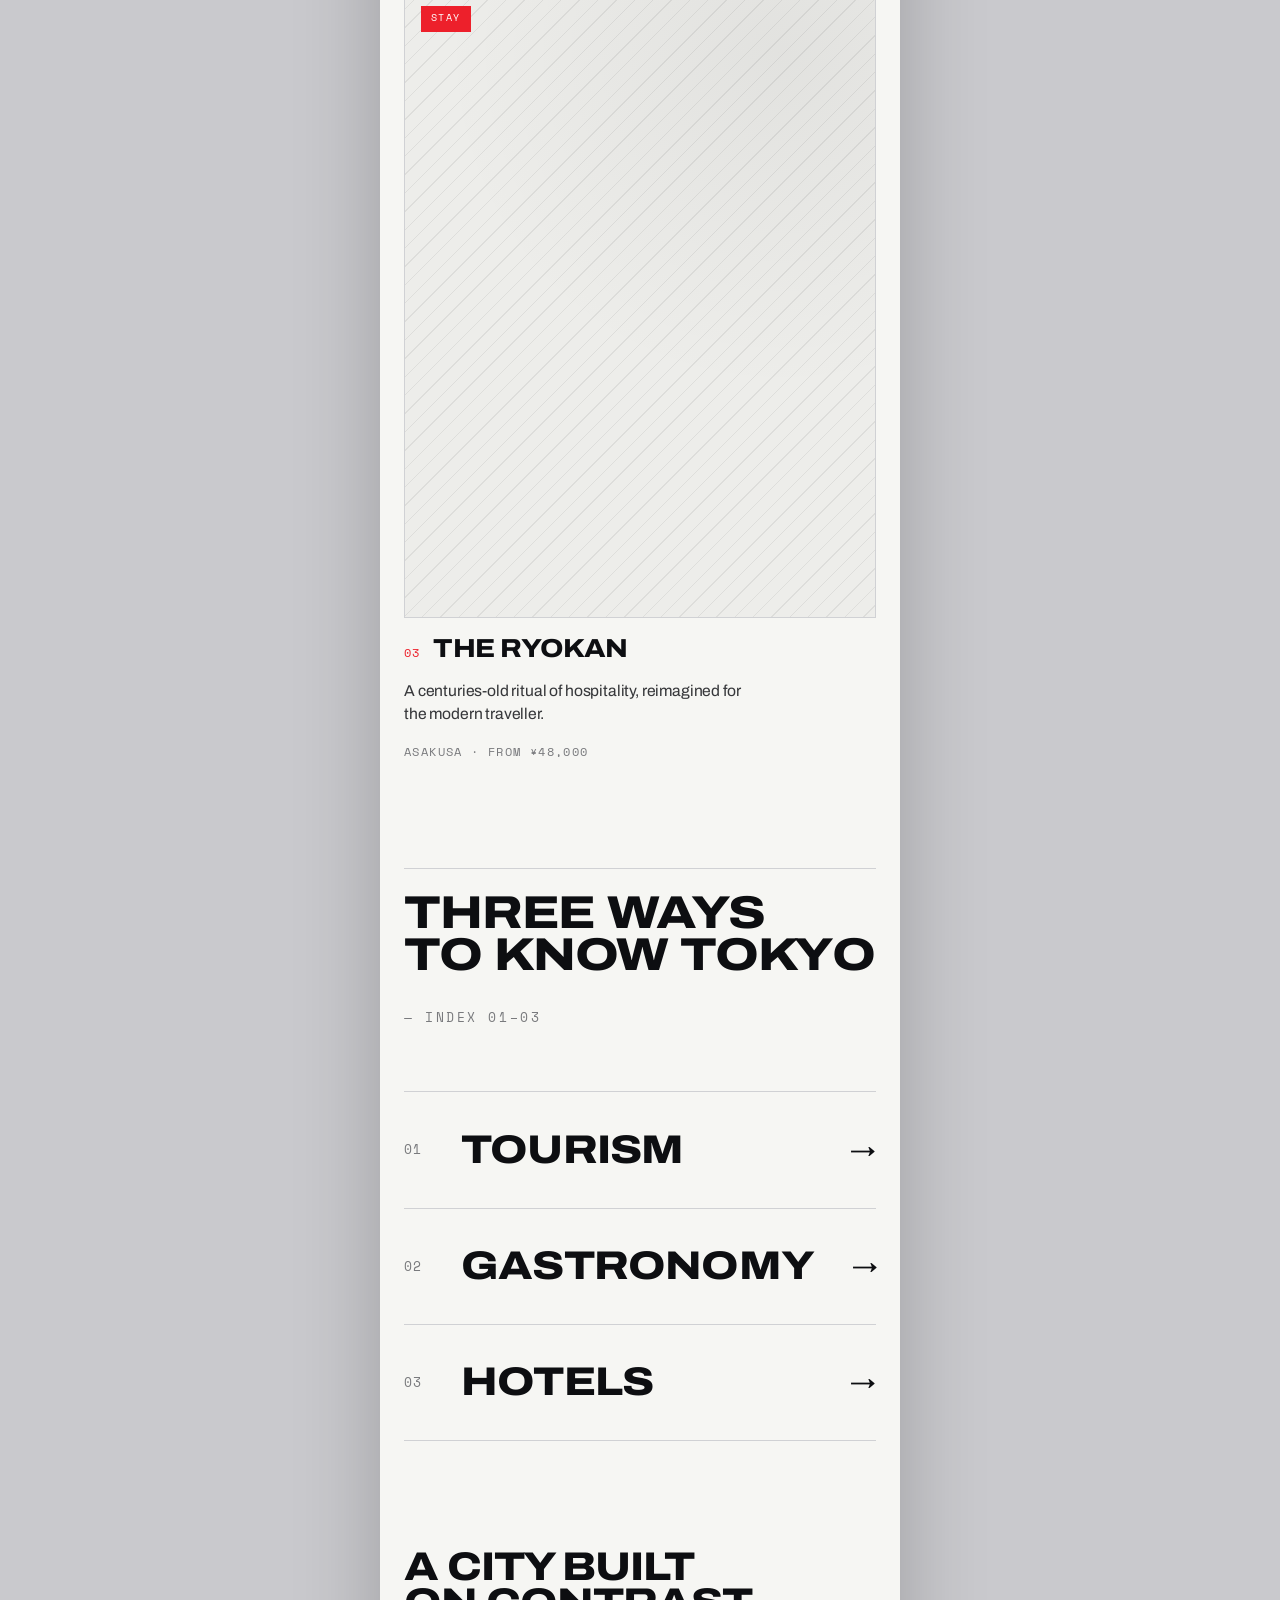
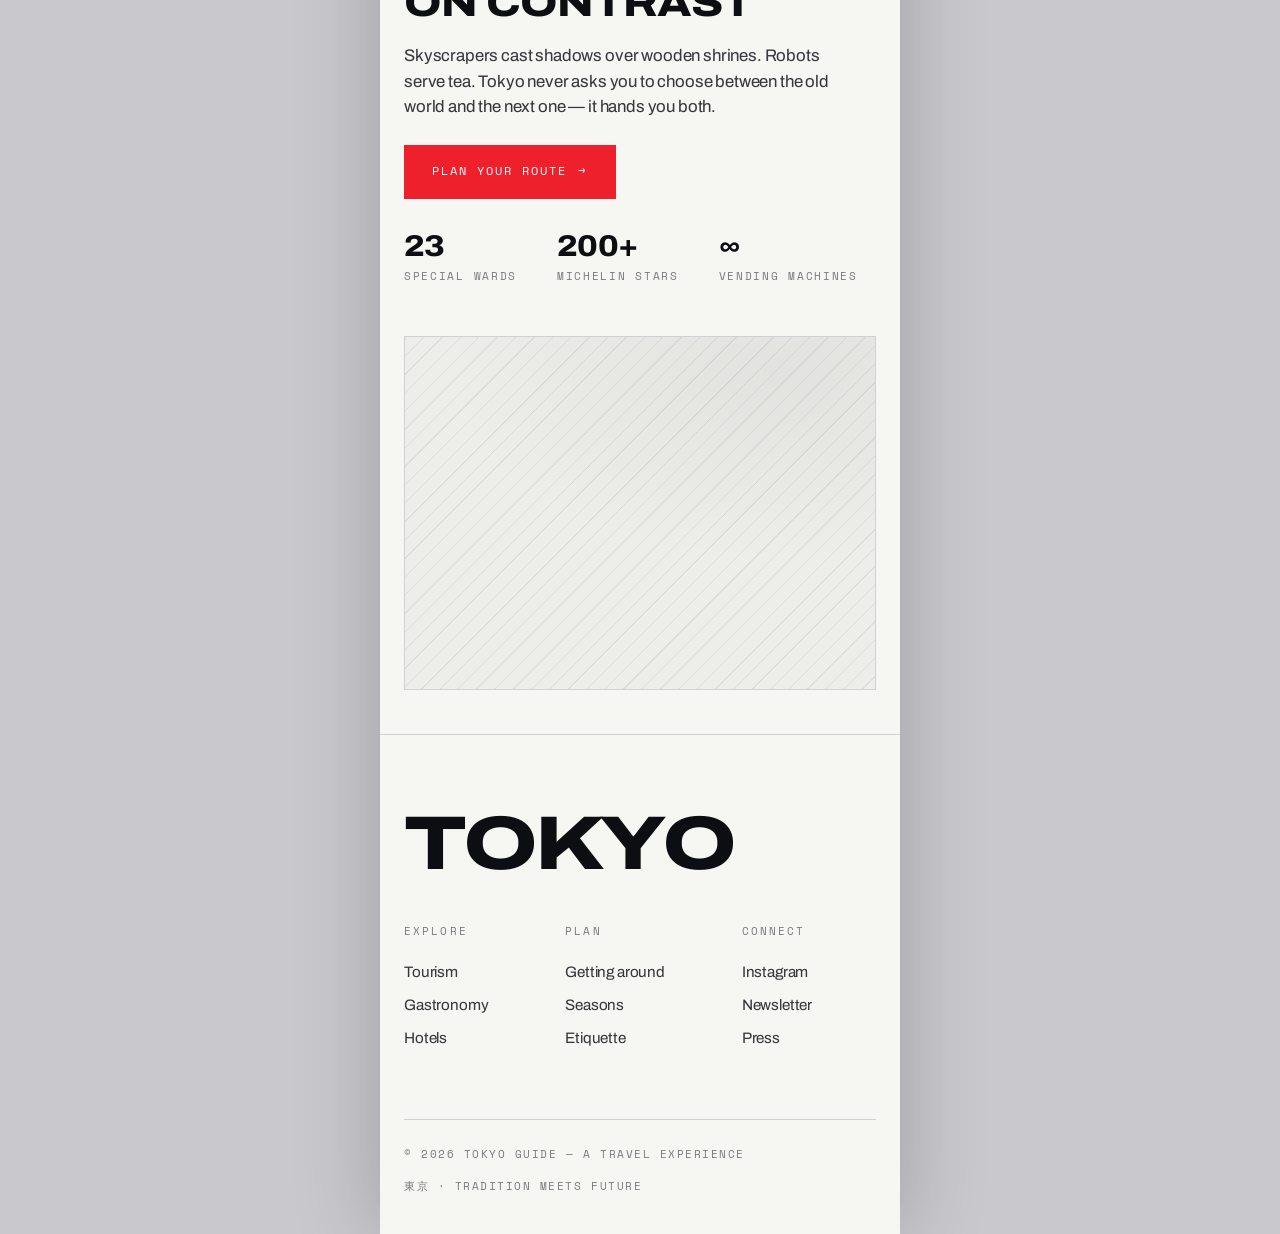
<file: Home - Mobile 520.html>
<!DOCTYPE html>
<html lang="en">
<head>
<meta charset="UTF-8">
<meta name="viewport" content="width=device-width, initial-scale=1.0">
<title>TOKYO — Where tradition meets the future · 520px</title>
<link rel="stylesheet" href="styles.css">
<link rel="stylesheet" href="mobile520.css">
</head>
<body class="m520">

<!-- NAV -->
<nav class="nav">
  <a class="nav__brand" href="Home.html">TOKYO<span class="dot"></span></a>
  <ul class="nav__links">
    <li><a href="Home.html" aria-current="page">Home</a></li>
    <li><a href="Tourism.html">Tourism</a></li>
    <li><a href="Gastronomy.html">Gastronomy</a></li>
    <li><a href="Hotels.html">Hotels</a></li>
  </ul>
  <button class="nav__toggle" aria-label="Menu" aria-expanded="false"><span></span><span></span></button>
</nav>

<!-- HERO -->
<header class="hero">
  <div class="hero__bg">
    <div class="media">
    </div>
  </div>
  <div class="hero__scrim"></div>

  <div class="hero__top wrap">
    <div class="hero__meta">
      <span class="kicker"><span class="dot">●</span> 東京 — TOKYO, JAPAN</span>
      <span class="kicker">35.6764° N · 139.6500° E</span>
    </div>
  </div>

  <div class="hero__inner wrap">
    <h1 class="display hero__title">Discover<br>Tokyo</h1>
    <div class="hero__sub">
      <p class="lede">Where tradition meets the future — a city of quiet temples, electric nights and the world's most considered design.</p>
      <span class="hero__scroll"><span class="ln"></span> Scroll to explore</span>
    </div>
    <div class="cta-row" style="margin-top:2rem;">
      <a class="btn btn--primary" href="Tourism.html">Start exploring <span class="arw">→</span></a>
      <a class="btn btn--ghost" href="#categories">View experiences</a>
    </div>
  </div>
</header>

<!-- STATEMENT -->
<section class="section">
  <div class="wrap">
    <div class="statement">
      <p class="statement__big reveal">A metropolis of <em>thirteen million</em> stories — engineered to the millimetre, yet built around stillness.</p>
      <div class="statement__side reveal" data-d="1">
        <p>Tokyo rewards the curious. Step from a neon-soaked crossing into a four-hundred-year-old garden in the space of a single block.</p>
        <p>This guide moves through the three ways to know the city — its places, its food, and the rooms you'll sleep in.</p>
        <span class="kicker">Curated · 2026 Edition</span>
      </div>
    </div>
  </div>
</section>

<!-- FEATURED EXPERIENCES -->
<section class="section section--tight">
  <div class="wrap">
    <div class="section__head reveal">
      <h2 class="section__title">Featured<br>Experiences</h2>
      <span class="section__index">— 03 SELECTED</span>
    </div>

    <div class="cols cols-3">
      <article class="card reveal">
        <a class="card__media ar-34" href="Tourism.html">
          <div class="media">
            <span class="badge">Iconic</span>
      </div>
        </a>
        <div class="card__head"><span class="card__no">01</span><h3 class="card__title">The Crossing</h3></div>
        <p class="card__desc">Three thousand people, one perfectly choreographed moment — the world's busiest intersection.</p>
        <span class="card__meta">Shibuya · After dark</span>
      </article>

      <article class="card reveal" data-d="1">
        <a class="card__media ar-34" href="Gastronomy.html">
          <div class="media">
            <span class="badge">Taste</span>
      </div>
        </a>
        <div class="card__head"><span class="card__no">02</span><h3 class="card__title">Omakase</h3></div>
        <p class="card__desc">Ten seats, one chef, no menu. Trust the hands that have shaped rice for forty years.</p>
        <span class="card__meta">Ginza · Reservation only</span>
      </article>

      <article class="card reveal" data-d="2">
        <a class="card__media ar-34" href="Hotels.html">
          <div class="media">
            <span class="badge">Stay</span>
      </div>
        </a>
        <div class="card__head"><span class="card__no">03</span><h3 class="card__title">The Ryokan</h3></div>
        <p class="card__desc">A centuries-old ritual of hospitality, reimagined for the modern traveller.</p>
        <span class="card__meta">Asakusa · From ¥48,000</span>
      </article>
    </div>
  </div>
</section>

<!-- CATEGORIES -->
<section class="section" id="categories">
  <div class="wrap">
    <div class="section__head reveal">
      <h2 class="section__title">Three Ways<br>To Know Tokyo</h2>
      <span class="section__index">— INDEX 01–03</span>
    </div>

    <nav class="cat-index">
      <a class="index-row reveal" href="Tourism.html">
        <span class="index-row__no">01</span>
        <span class="index-row__title">Tourism</span>
        <span class="index-row__meta">Shibuya · Shinjuku<br>Senso-ji · Tokyo Tower</span>
        <span class="index-row__arw">→</span>
      </a>
      <a class="index-row reveal" href="Gastronomy.html">
        <span class="index-row__no">02</span>
        <span class="index-row__title">Gastronomy</span>
        <span class="index-row__meta">Sushi · Ramen · Street<br>Cafés · Fine Dining</span>
        <span class="index-row__arw">→</span>
      </a>
      <a class="index-row reveal" href="Hotels.html">
        <span class="index-row__no">03</span>
        <span class="index-row__title">Hotels</span>
        <span class="index-row__meta">Luxury · Capsule<br>Ryokan · Suites</span>
        <span class="index-row__arw">→</span>
      </a>
    </nav>
  </div>
</section>

<!-- BIG FEATURE BANNER -->
<section class="section section--tight">
  <div class="wrap">
    <div class="feature reveal">
      <div class="feature__text">
        <h3>A City Built<br>On Contrast</h3>
        <p>Skyscrapers cast shadows over wooden shrines. Robots serve tea. Tokyo never asks you to choose between the old world and the next one — it hands you both.</p>
        <a class="btn btn--red" href="Tourism.html">Plan your route <span class="arw">→</span></a>
        <div class="feature__stats">
          <div><div class="stat__num">23</div><div class="stat__lab">Special wards</div></div>
          <div><div class="stat__num">200+</div><div class="stat__lab">Michelin stars</div></div>
          <div><div class="stat__num">∞</div><div class="stat__lab">Vending machines</div></div>
        </div>
      </div>
      <div class="card__media ar-43">
        <div class="media">
      </div>
      </div>
    </div>
  </div>
</section>

<!-- FOOTER -->
<footer class="footer">
  <div class="wrap">
    <div class="footer__top">
      <div class="footer__brand">TOKYO</div>
      <div class="footer__cols">
        <div class="footer__col">
          <h4>Explore</h4>
          <a href="Tourism.html">Tourism</a>
          <a href="Gastronomy.html">Gastronomy</a>
          <a href="Hotels.html">Hotels</a>
        </div>
        <div class="footer__col">
          <h4>Plan</h4>
          <a href="#">Getting around</a>
          <a href="#">Seasons</a>
          <a href="#">Etiquette</a>
        </div>
        <div class="footer__col">
          <h4>Connect</h4>
          <a href="#">Instagram</a>
          <a href="#">Newsletter</a>
          <a href="#">Press</a>
        </div>
      </div>
    </div>
    <div class="footer__bar">
      <span>© 2026 Tokyo Guide — A travel experience</span>
      <span>東京 · Tradition meets future</span>
    </div>
  </div>
</footer>

<template id="__bundler_thumbnail" data-bg-color="#f6f5f0">
  <svg viewBox="0 0 1200 800" xmlns="http://www.w3.org/2000/svg">
    <rect width="1200" height="800" fill="#f6f5f0"/>
    <circle cx="600" cy="330" r="150" fill="#e0352b"/>
    <text x="600" y="640" text-anchor="middle" font-family="Archivo, Arial, sans-serif" font-weight="800" font-size="190" letter-spacing="-6" fill="#191a1d">TOKYO</text>
  </svg>
</template>

<script src="site.js"></script>
</body>
</html>
</file>
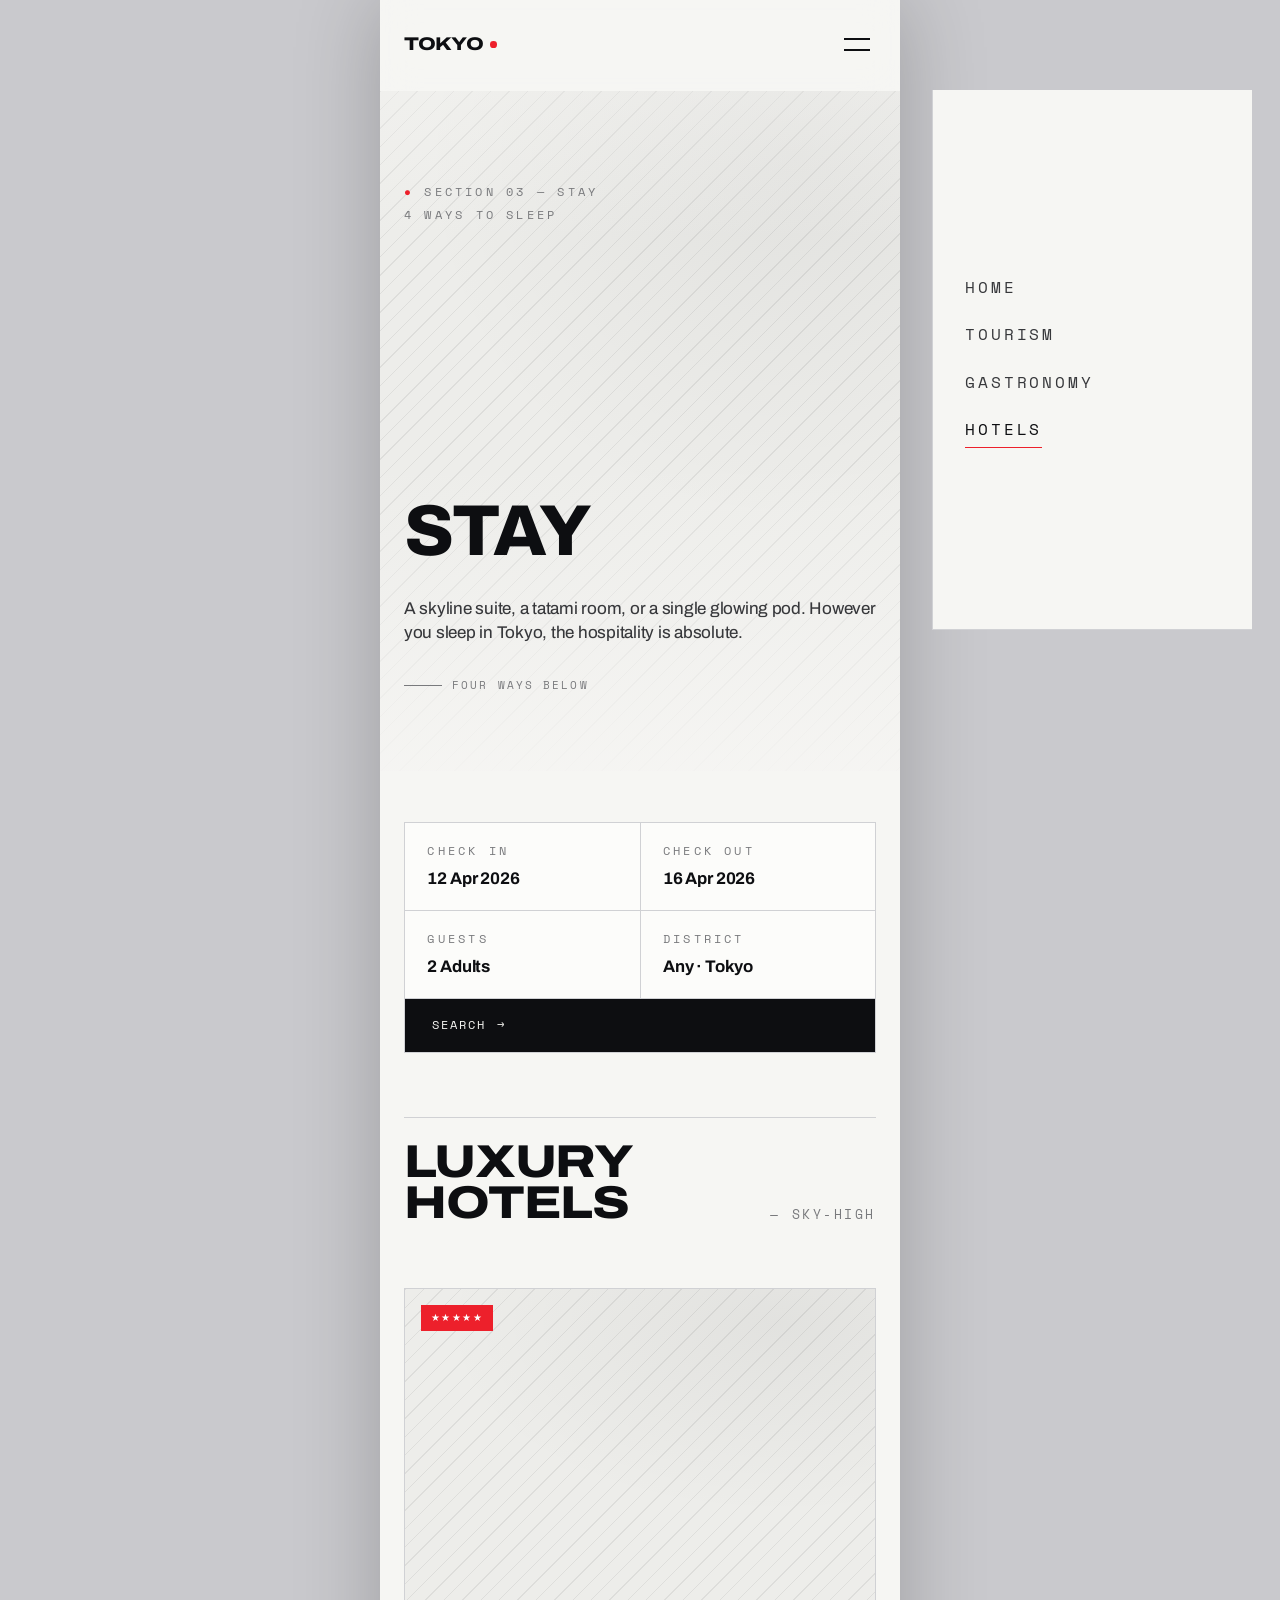
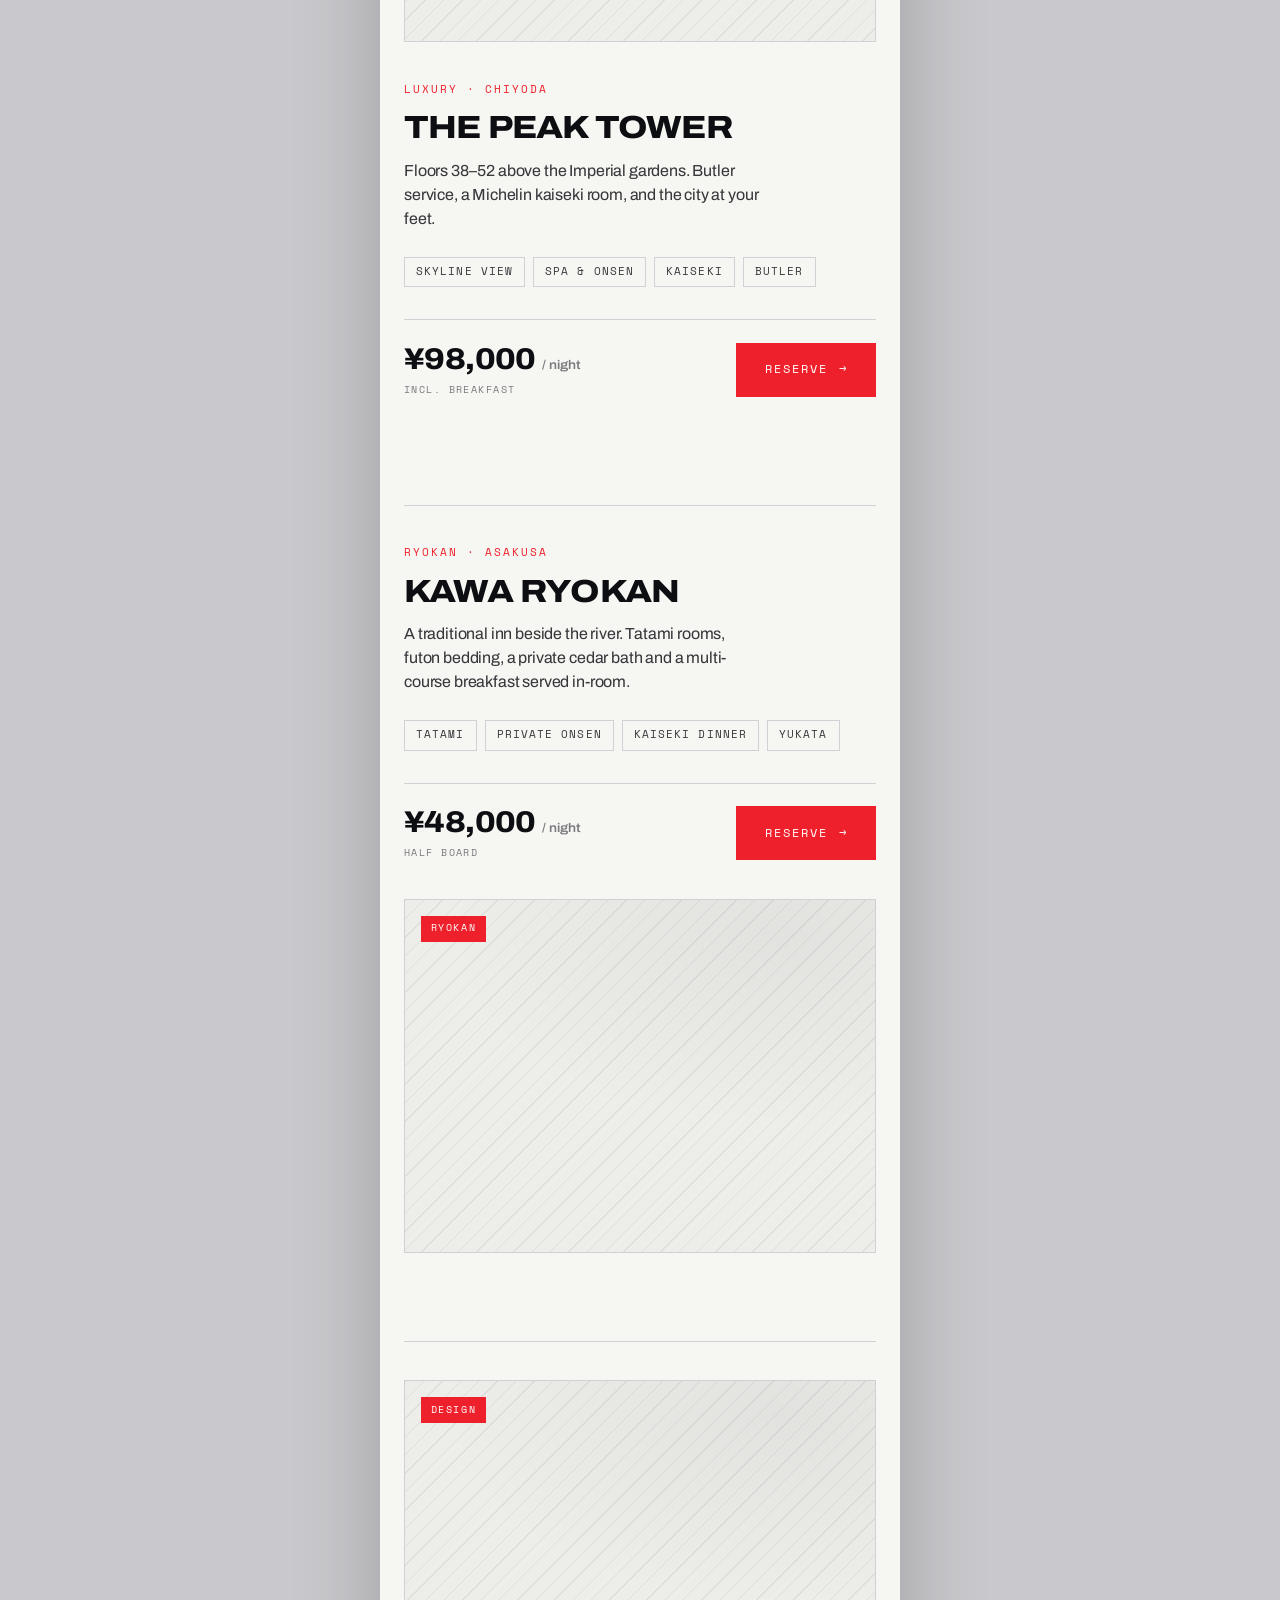
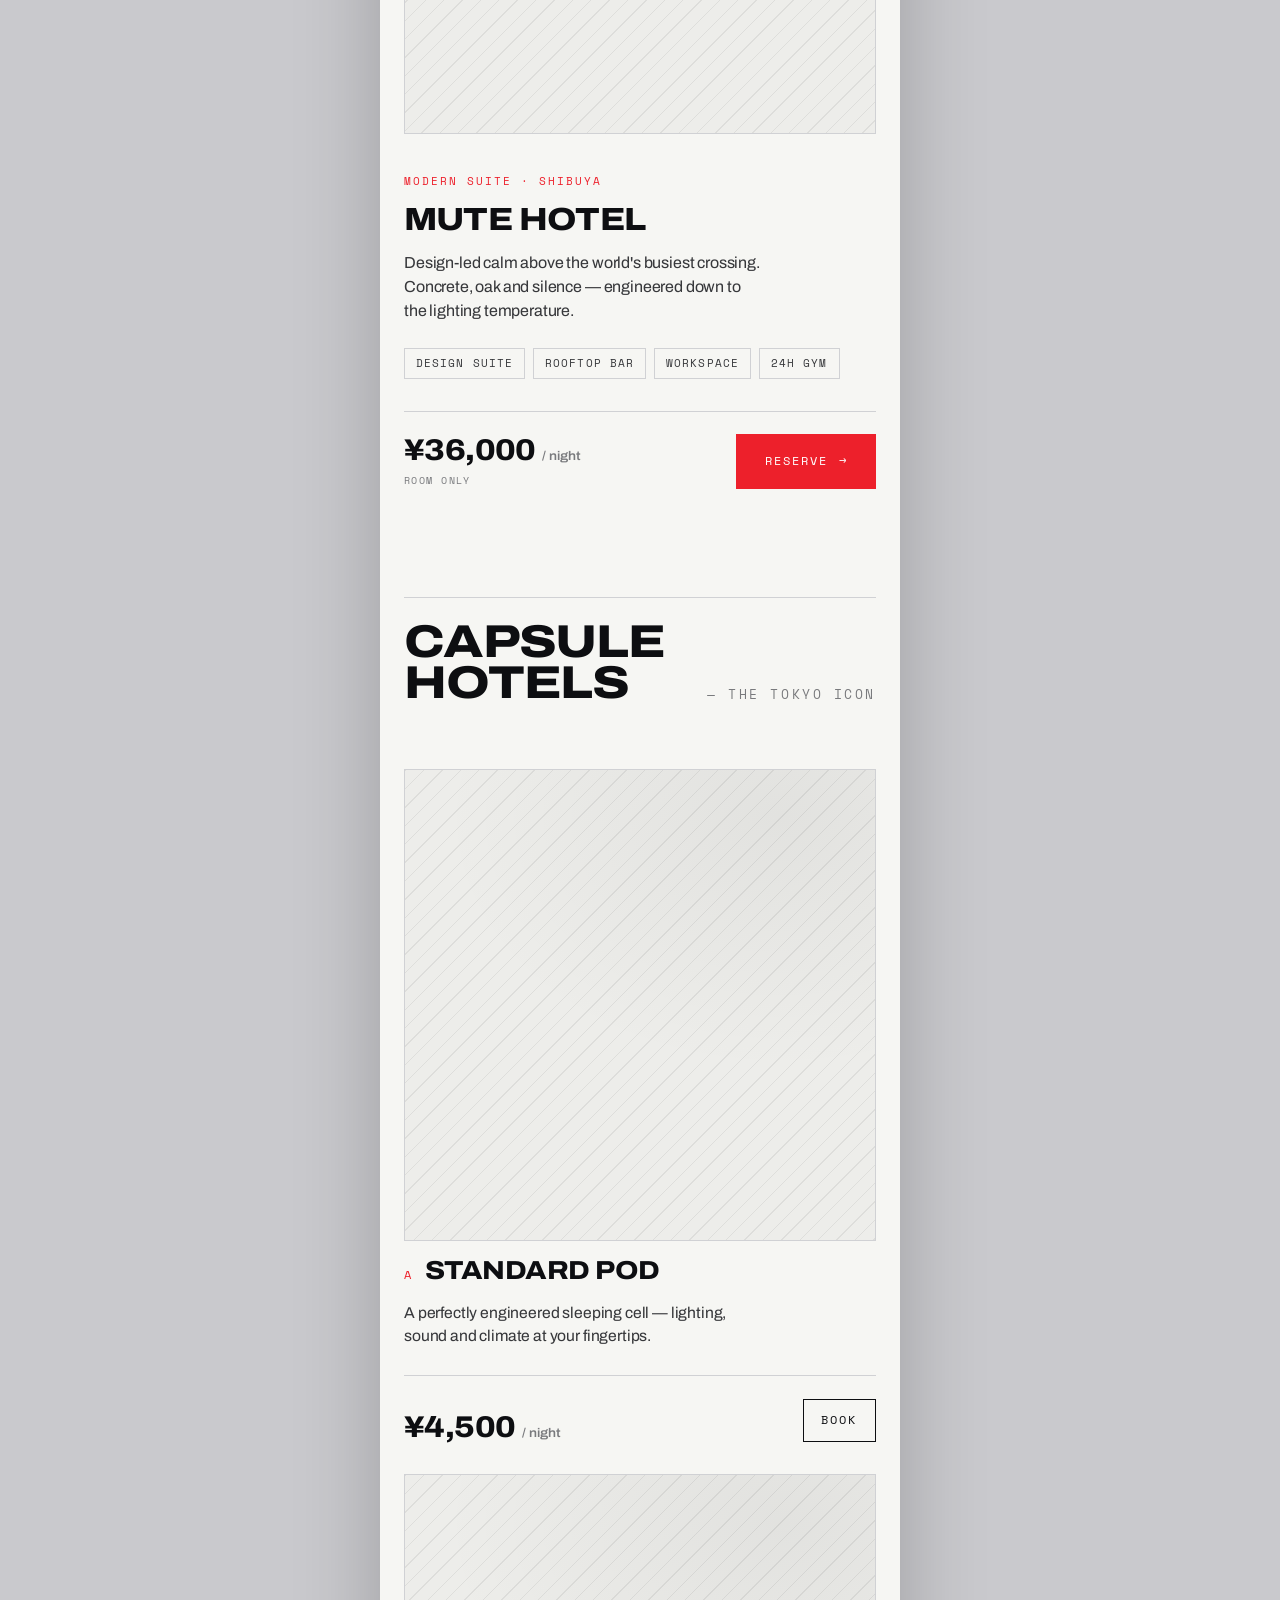
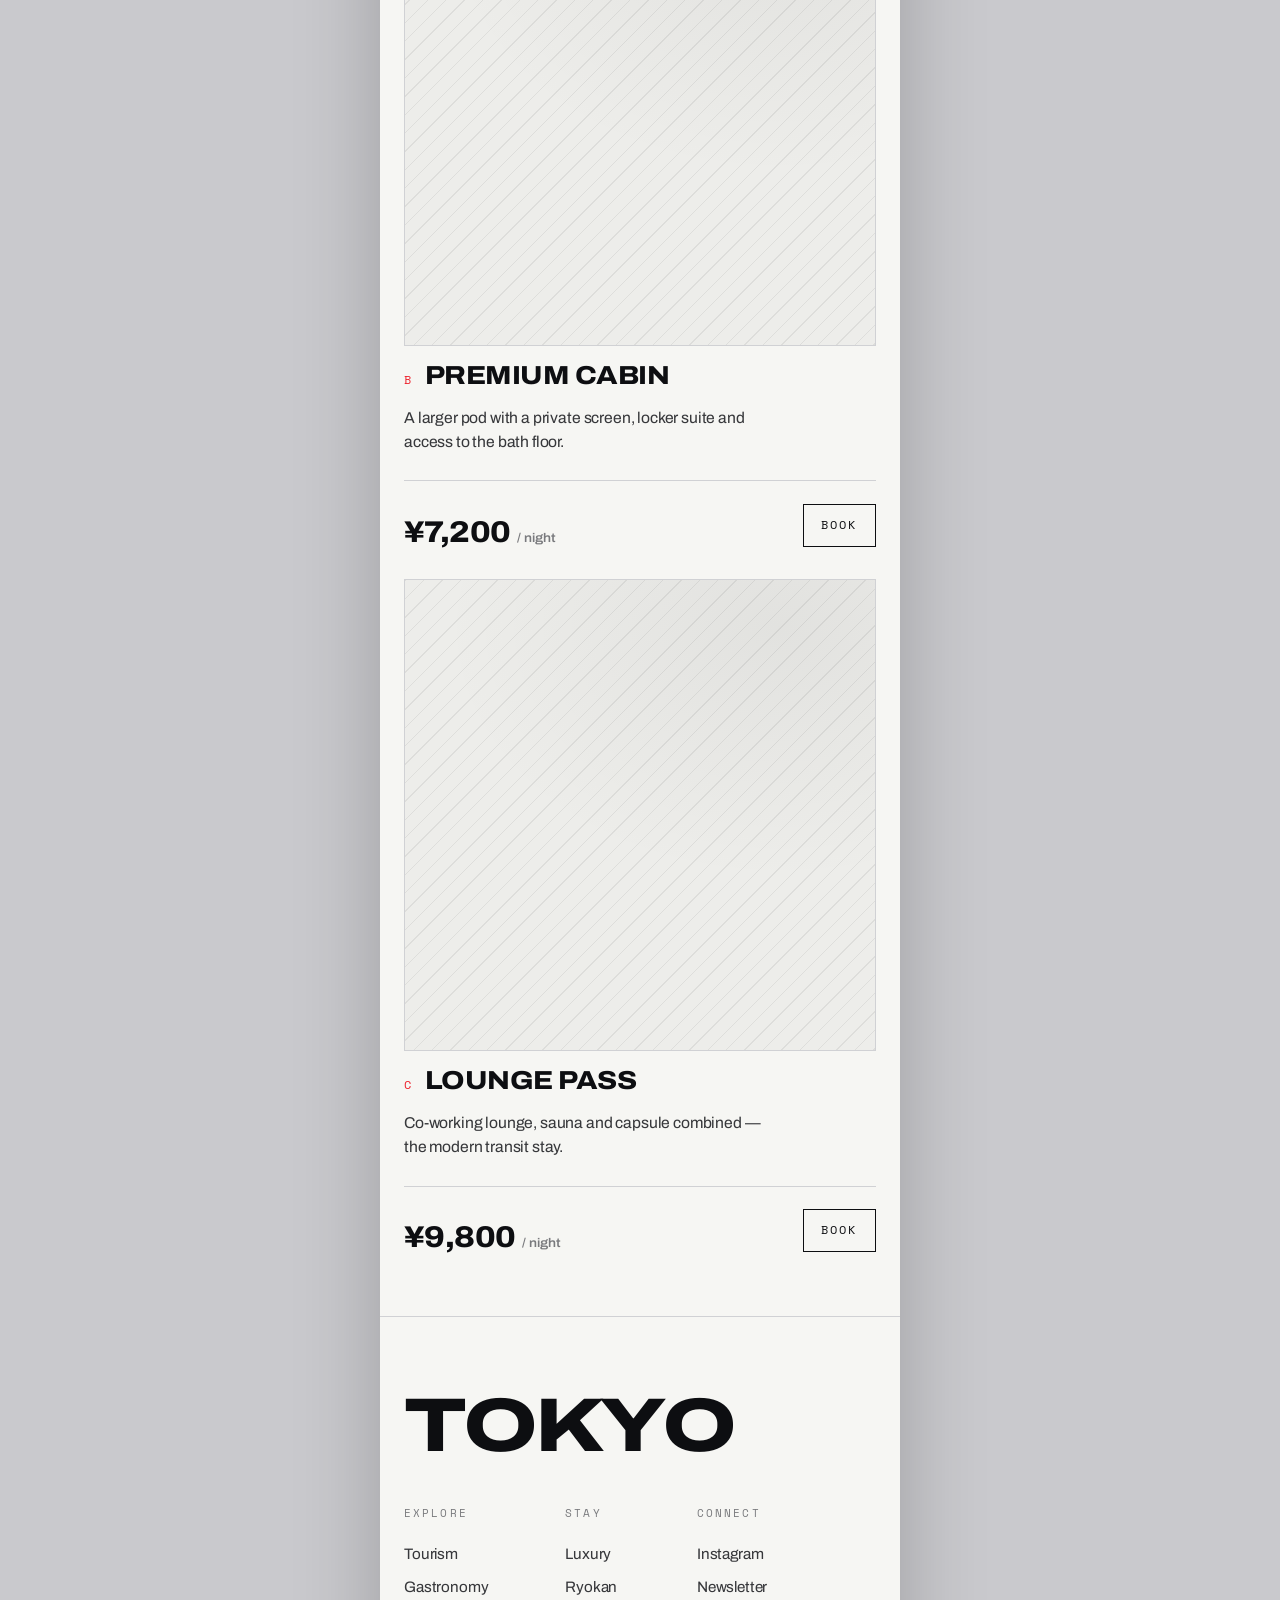
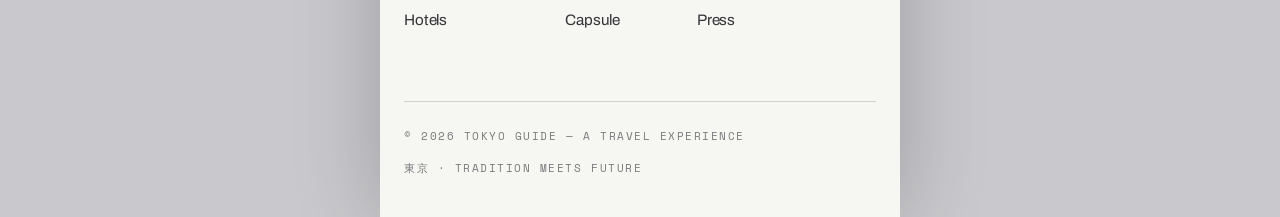
<file: Hotels - Mobile 520.html>
<!DOCTYPE html>
<html lang="en">
<head>
<meta charset="UTF-8">
<meta name="viewport" content="width=device-width, initial-scale=1.0">
<title>TOKYO — Hotels · 520px</title>
<link rel="stylesheet" href="styles.css">
<link rel="stylesheet" href="mobile520.css">
</head>
<body class="m520">

<!-- NAV -->
<nav class="nav">
  <a class="nav__brand" href="Home.html">TOKYO<span class="dot"></span></a>
  <ul class="nav__links">
    <li><a href="Home.html">Home</a></li>
    <li><a href="Tourism.html">Tourism</a></li>
    <li><a href="Gastronomy.html">Gastronomy</a></li>
    <li><a href="Hotels.html" aria-current="page">Hotels</a></li>
  </ul>
  <button class="nav__toggle" aria-label="Menu" aria-expanded="false"><span></span><span></span></button>
</nav>

<!-- PAGE HERO -->
<header class="hero" style="min-height:86svh;">
  <div class="hero__bg">
    <div class="media">
    </div>
  </div>
  <div class="hero__scrim"></div>
  <div class="hero__top wrap">
    <div class="hero__meta">
      <span class="kicker"><span class="dot">●</span> SECTION 03 — STAY</span>
      <span class="kicker">4 WAYS TO SLEEP</span>
    </div>
  </div>
  <div class="hero__inner wrap">
    <h1 class="display hero__title" style="font-size:clamp(3.2rem,16vw,16rem);">Stay</h1>
    <div class="hero__sub">
      <p class="lede">A skyline suite, a tatami room, or a single glowing pod. However you sleep in Tokyo, the hospitality is absolute.</p>
      <span class="hero__scroll"><span class="ln"></span> Four ways below</span>
    </div>
  </div>
</header>

<!-- BOOKING BAR -->
<section class="section--tight" style="padding-block:clamp(2rem,4vw,3.5rem) 0;">
  <div class="wrap">
    <div class="booking reveal" style="display:grid;grid-template-columns:repeat(4,1fr) auto;gap:1px;background:var(--line);border:1px solid var(--line);">
      <label style="background:var(--surface);padding:1.2rem 1.4rem;display:flex;flex-direction:column;gap:0.4rem;">
        <span class="kicker">Check in</span>
        <span style="font-family:var(--font-display);font-weight:700;font-size:1.05rem;">12 Apr 2026</span>
      </label>
      <label style="background:var(--surface);padding:1.2rem 1.4rem;display:flex;flex-direction:column;gap:0.4rem;">
        <span class="kicker">Check out</span>
        <span style="font-family:var(--font-display);font-weight:700;font-size:1.05rem;">16 Apr 2026</span>
      </label>
      <label style="background:var(--surface);padding:1.2rem 1.4rem;display:flex;flex-direction:column;gap:0.4rem;">
        <span class="kicker">Guests</span>
        <span style="font-family:var(--font-display);font-weight:700;font-size:1.05rem;">2 Adults</span>
      </label>
      <label style="background:var(--surface);padding:1.2rem 1.4rem;display:flex;flex-direction:column;gap:0.4rem;">
        <span class="kicker">District</span>
        <span style="font-family:var(--font-display);font-weight:700;font-size:1.05rem;">Any · Tokyo</span>
      </label>
      <button class="btn btn--primary" style="border:none;height:100%;">Search <span class="arw">→</span></button>
    </div>
  </div>
</section>

<!-- LUXURY HOTELS -->
<section class="section">
  <div class="wrap">
    <div class="section__head reveal">
      <h2 class="section__title">Luxury<br>Hotels</h2>
      <span class="section__index">— SKY-HIGH</span>
    </div>

    <div class="hotel reveal" style="border-top:none;padding-top:0;">
      <div class="hotel__media card__media ar-43">
        <div class="media">
          <span class="badge">★★★★★</span>
      </div>
      </div>
      <div class="hotel__info">
        <span class="hotel__cat">Luxury · Chiyoda</span>
        <h3 class="hotel__name">The Peak Tower</h3>
        <p class="hotel__desc">Floors 38–52 above the Imperial gardens. Butler service, a Michelin kaiseki room, and the city at your feet.</p>
        <div class="hotel__feat">
          <span class="chip">Skyline view</span>
          <span class="chip">Spa &amp; onsen</span>
          <span class="chip">Kaiseki</span>
          <span class="chip">Butler</span>
        </div>
        <div class="hotel__book">
          <div class="price"><span class="price__num">¥98,000 <small>/ night</small></span><span class="price__lab">incl. breakfast</span></div>
          <a class="btn btn--red" href="#">Reserve <span class="arw">→</span></a>
        </div>
      </div>
    </div>
  </div>
</section>

<!-- RYOKAN -->
<section class="section section--tight">
  <div class="wrap">
    <div class="hotel reveal">
      <div class="hotel__info">
        <span class="hotel__cat">Ryokan · Asakusa</span>
        <h3 class="hotel__name">Kawa Ryokan</h3>
        <p class="hotel__desc">A traditional inn beside the river. Tatami rooms, futon bedding, a private cedar bath and a multi-course breakfast served in-room.</p>
        <div class="hotel__feat">
          <span class="chip">Tatami</span>
          <span class="chip">Private onsen</span>
          <span class="chip">Kaiseki dinner</span>
          <span class="chip">Yukata</span>
        </div>
        <div class="hotel__book">
          <div class="price"><span class="price__num">¥48,000 <small>/ night</small></span><span class="price__lab">half board</span></div>
          <a class="btn btn--red" href="#">Reserve <span class="arw">→</span></a>
        </div>
      </div>
      <div class="hotel__media card__media ar-43">
        <div class="media">
          <span class="badge">Ryokan</span>
      </div>
      </div>
    </div>
  </div>
</section>

<!-- MODERN SUITES -->
<section class="section section--tight">
  <div class="wrap">
    <div class="hotel reveal">
      <div class="hotel__media card__media ar-43">
        <div class="media">
          <span class="badge">Design</span>
      </div>
      </div>
      <div class="hotel__info">
        <span class="hotel__cat">Modern Suite · Shibuya</span>
        <h3 class="hotel__name">Mute Hotel</h3>
        <p class="hotel__desc">Design-led calm above the world's busiest crossing. Concrete, oak and silence — engineered down to the lighting temperature.</p>
        <div class="hotel__feat">
          <span class="chip">Design suite</span>
          <span class="chip">Rooftop bar</span>
          <span class="chip">Workspace</span>
          <span class="chip">24h gym</span>
        </div>
        <div class="hotel__book">
          <div class="price"><span class="price__num">¥36,000 <small>/ night</small></span><span class="price__lab">room only</span></div>
          <a class="btn btn--red" href="#">Reserve <span class="arw">→</span></a>
        </div>
      </div>
    </div>
  </div>
</section>

<!-- CAPSULE -->
<section class="section">
  <div class="wrap">
    <div class="section__head reveal">
      <h2 class="section__title">Capsule<br>Hotels</h2>
      <span class="section__index">— THE TOKYO ICON</span>
    </div>
    <div class="cols cols-3">
      <article class="card reveal">
        <div class="card__media ar-11"><div class="media">
      </div></div>
        <div class="card__head"><span class="card__no">A</span><h3 class="card__title">Standard Pod</h3></div>
        <p class="card__desc">A perfectly engineered sleeping cell — lighting, sound and climate at your fingertips.</p>
        <div class="hotel__book" style="margin-top:0.6rem;">
          <div class="price"><span class="price__num">¥4,500 <small>/ night</small></span></div>
          <a class="btn btn--ghost" href="#" style="padding:0.7rem 1.1rem;">Book</a>
        </div>
      </article>
      <article class="card reveal" data-d="1">
        <div class="card__media ar-11"><div class="media">
      </div></div>
        <div class="card__head"><span class="card__no">B</span><h3 class="card__title">Premium Cabin</h3></div>
        <p class="card__desc">A larger pod with a private screen, locker suite and access to the bath floor.</p>
        <div class="hotel__book" style="margin-top:0.6rem;">
          <div class="price"><span class="price__num">¥7,200 <small>/ night</small></span></div>
          <a class="btn btn--ghost" href="#" style="padding:0.7rem 1.1rem;">Book</a>
        </div>
      </article>
      <article class="card reveal" data-d="2">
        <div class="card__media ar-11"><div class="media">
      </div></div>
        <div class="card__head"><span class="card__no">C</span><h3 class="card__title">Lounge Pass</h3></div>
        <p class="card__desc">Co-working lounge, sauna and capsule combined — the modern transit stay.</p>
        <div class="hotel__book" style="margin-top:0.6rem;">
          <div class="price"><span class="price__num">¥9,800 <small>/ night</small></span></div>
          <a class="btn btn--ghost" href="#" style="padding:0.7rem 1.1rem;">Book</a>
        </div>
      </article>
    </div>
  </div>
</section>

<!-- FOOTER -->
<footer class="footer">
  <div class="wrap">
    <div class="footer__top">
      <div class="footer__brand">TOKYO</div>
      <div class="footer__cols">
        <div class="footer__col">
          <h4>Explore</h4>
          <a href="Tourism.html">Tourism</a>
          <a href="Gastronomy.html">Gastronomy</a>
          <a href="Hotels.html">Hotels</a>
        </div>
        <div class="footer__col">
          <h4>Stay</h4>
          <a href="#">Luxury</a>
          <a href="#">Ryokan</a>
          <a href="#">Capsule</a>
        </div>
        <div class="footer__col">
          <h4>Connect</h4>
          <a href="#">Instagram</a>
          <a href="#">Newsletter</a>
          <a href="#">Press</a>
        </div>
      </div>
    </div>
    <div class="footer__bar">
      <span>© 2026 Tokyo Guide — A travel experience</span>
      <span>東京 · Tradition meets future</span>
    </div>
  </div>
</footer>

<script src="site.js"></script>
</body>
</html>
</file>
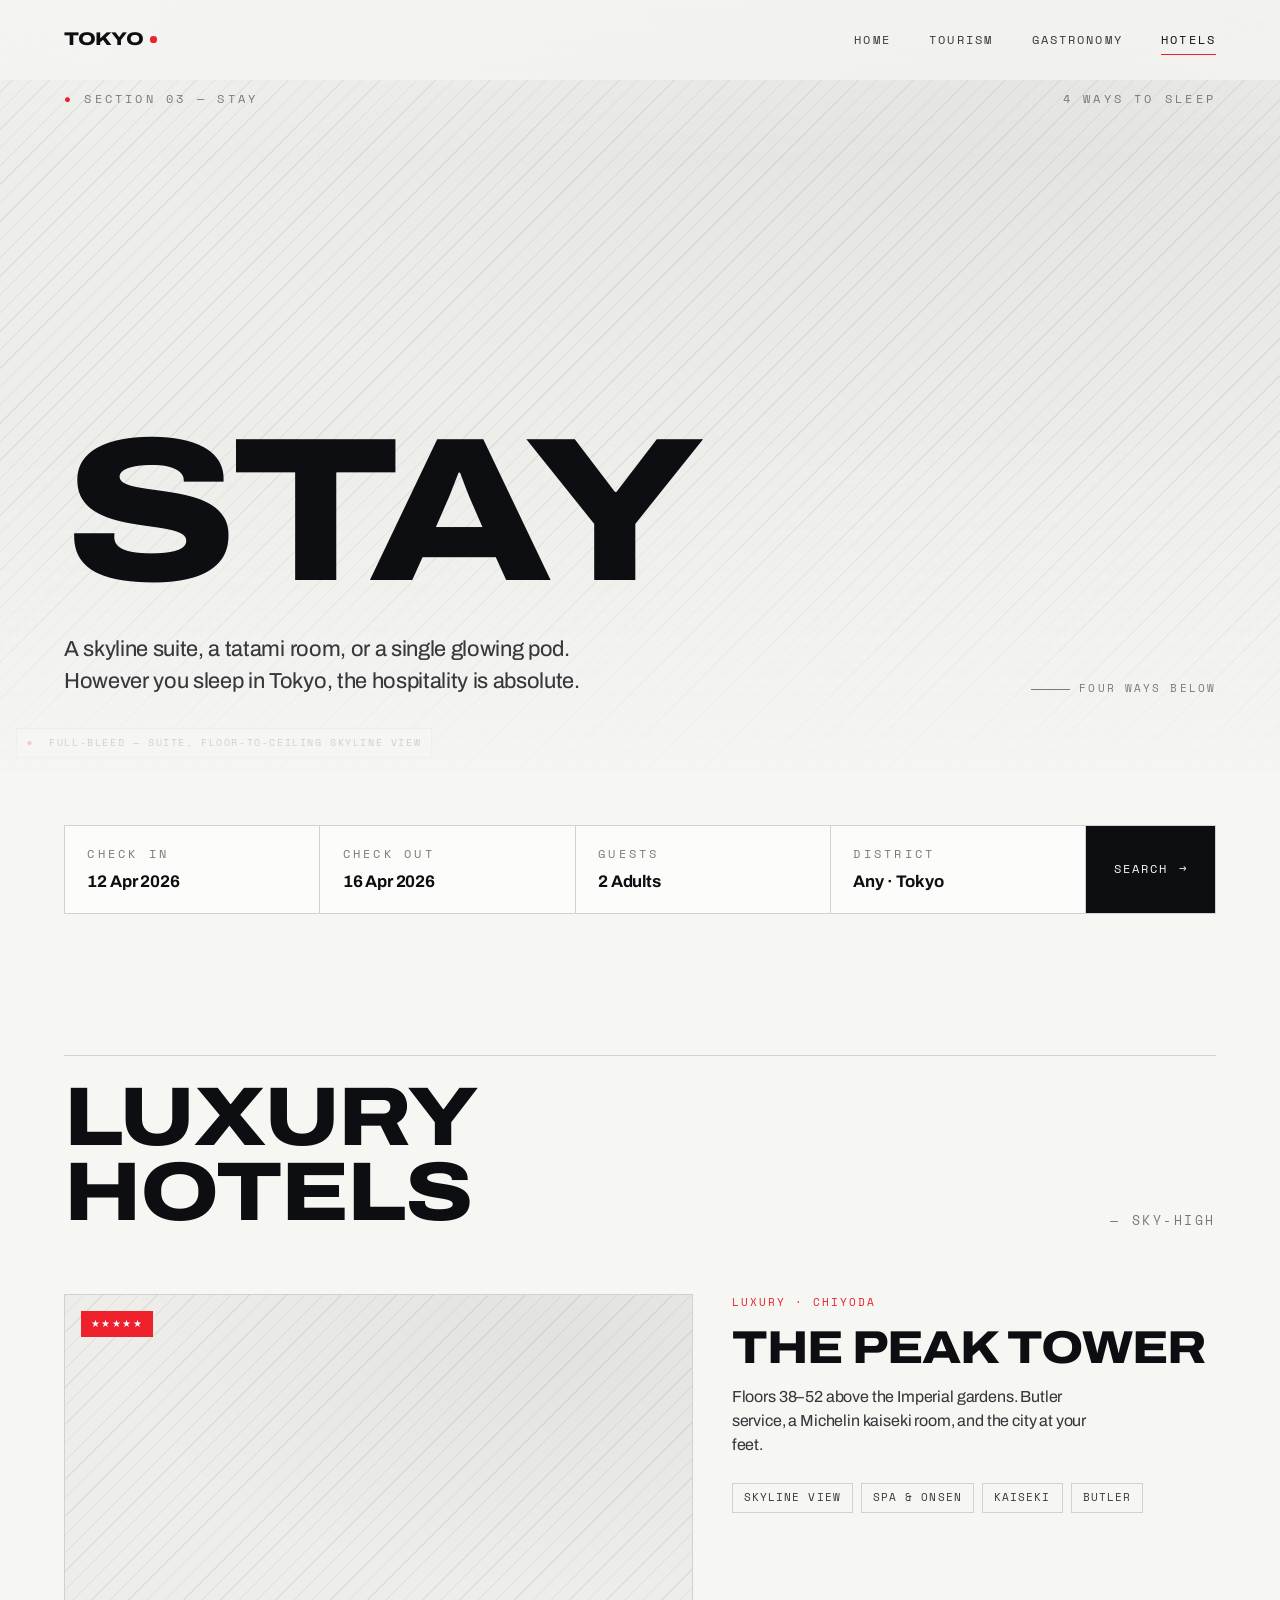
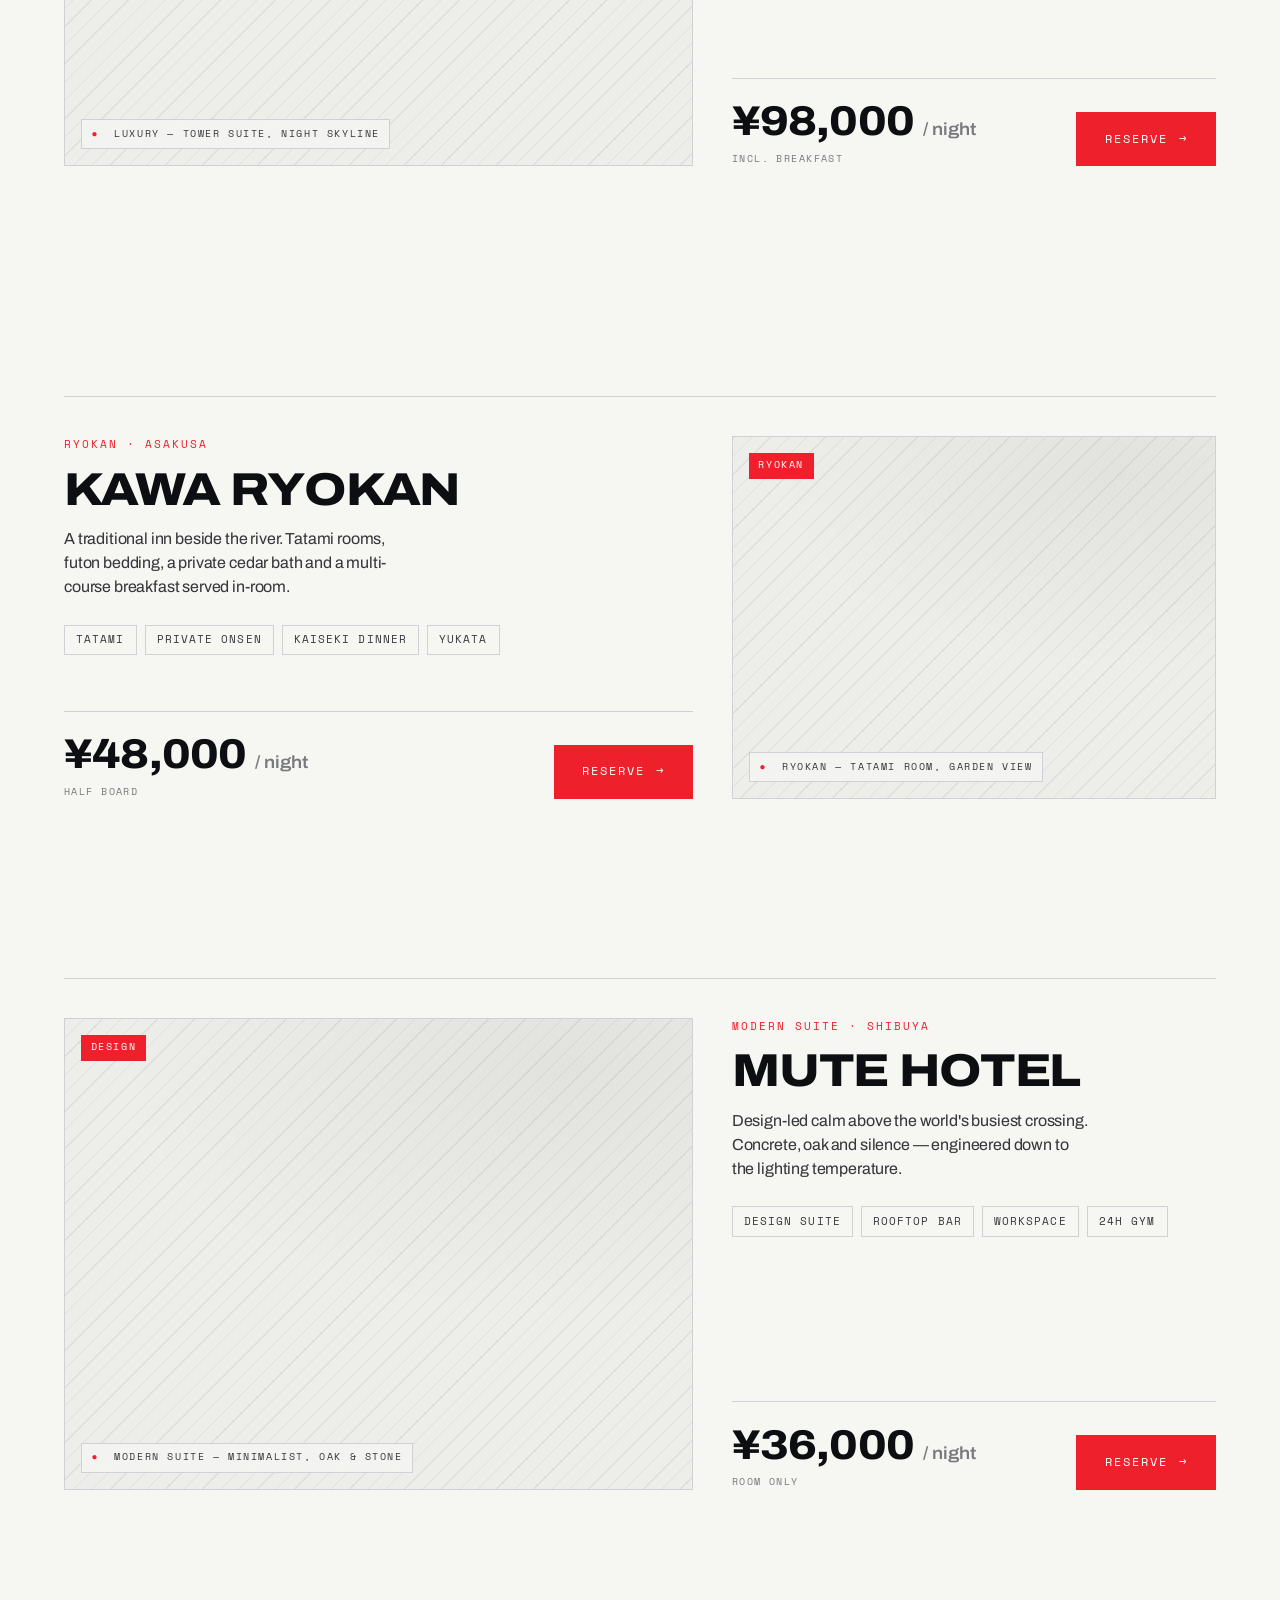
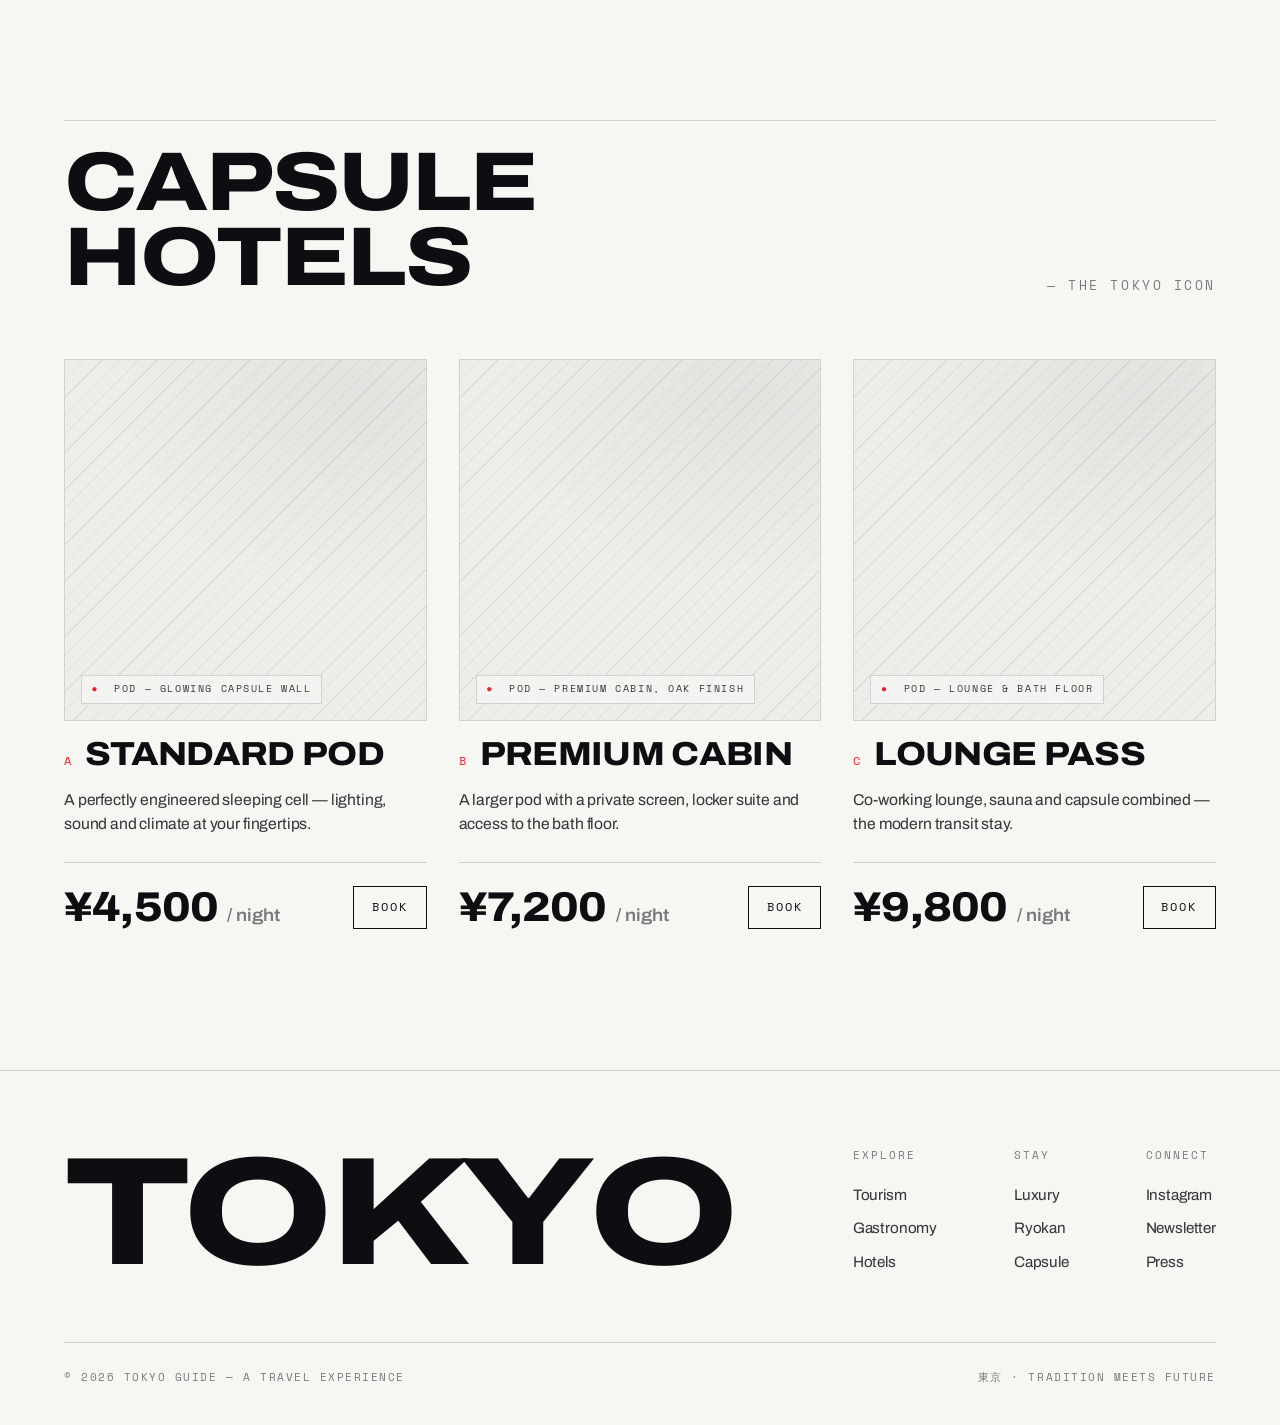
<file: Hotels.html>
<!DOCTYPE html>
<html lang="en">
<head>
<meta charset="UTF-8">
<meta name="viewport" content="width=device-width, initial-scale=1.0">
<title>TOKYO — Hotels</title>
<link rel="stylesheet" href="styles.css">
</head>
<body>

<!-- NAV -->
<nav class="nav">
  <a class="nav__brand" href="Home.html">TOKYO<span class="dot"></span></a>
  <ul class="nav__links">
    <li><a href="Home.html">Home</a></li>
    <li><a href="Tourism.html">Tourism</a></li>
    <li><a href="Gastronomy.html">Gastronomy</a></li>
    <li><a href="Hotels.html" aria-current="page">Hotels</a></li>
  </ul>
  <button class="nav__toggle" aria-label="Menu" aria-expanded="false"><span></span><span></span></button>
</nav>

<!-- PAGE HERO -->
<header class="hero" style="min-height:86svh;">
  <div class="hero__bg">
    <div class="media">
      <span class="media__tag"><span class="dot">●</span>&nbsp; FULL-BLEED — SUITE, FLOOR-TO-CEILING SKYLINE VIEW</span>
      <span class="media__corner">HOTELS</span>
    </div>
  </div>
  <div class="hero__scrim"></div>
  <div class="hero__top wrap">
    <div class="hero__meta">
      <span class="kicker"><span class="dot">●</span> SECTION 03 — STAY</span>
      <span class="kicker">4 WAYS TO SLEEP</span>
    </div>
  </div>
  <div class="hero__inner wrap">
    <h1 class="display hero__title" style="font-size:clamp(3.2rem,16vw,16rem);">Stay</h1>
    <div class="hero__sub">
      <p class="lede">A skyline suite, a tatami room, or a single glowing pod. However you sleep in Tokyo, the hospitality is absolute.</p>
      <span class="hero__scroll"><span class="ln"></span> Four ways below</span>
    </div>
  </div>
</header>

<!-- BOOKING BAR -->
<section class="section--tight" style="padding-block:clamp(2rem,4vw,3.5rem) 0;">
  <div class="wrap">
    <div class="booking reveal" style="display:grid;grid-template-columns:repeat(4,1fr) auto;gap:1px;background:var(--line);border:1px solid var(--line);">
      <label style="background:var(--surface);padding:1.2rem 1.4rem;display:flex;flex-direction:column;gap:0.4rem;">
        <span class="kicker">Check in</span>
        <span style="font-family:var(--font-display);font-weight:700;font-size:1.05rem;">12 Apr 2026</span>
      </label>
      <label style="background:var(--surface);padding:1.2rem 1.4rem;display:flex;flex-direction:column;gap:0.4rem;">
        <span class="kicker">Check out</span>
        <span style="font-family:var(--font-display);font-weight:700;font-size:1.05rem;">16 Apr 2026</span>
      </label>
      <label style="background:var(--surface);padding:1.2rem 1.4rem;display:flex;flex-direction:column;gap:0.4rem;">
        <span class="kicker">Guests</span>
        <span style="font-family:var(--font-display);font-weight:700;font-size:1.05rem;">2 Adults</span>
      </label>
      <label style="background:var(--surface);padding:1.2rem 1.4rem;display:flex;flex-direction:column;gap:0.4rem;">
        <span class="kicker">District</span>
        <span style="font-family:var(--font-display);font-weight:700;font-size:1.05rem;">Any · Tokyo</span>
      </label>
      <button class="btn btn--primary" style="border:none;height:100%;">Search <span class="arw">→</span></button>
    </div>
  </div>
</section>

<!-- LUXURY HOTELS -->
<section class="section">
  <div class="wrap">
    <div class="section__head reveal">
      <h2 class="section__title">Luxury<br>Hotels</h2>
      <span class="section__index">— SKY-HIGH</span>
    </div>

    <div class="hotel reveal" style="border-top:none;padding-top:0;">
      <div class="hotel__media card__media ar-43">
        <div class="media">
          <span class="badge">★★★★★</span>
          <span class="media__tag"><span class="dot">●</span>&nbsp; LUXURY — TOWER SUITE, NIGHT SKYLINE</span>
        </div>
      </div>
      <div class="hotel__info">
        <span class="hotel__cat">Luxury · Chiyoda</span>
        <h3 class="hotel__name">The Peak Tower</h3>
        <p class="hotel__desc">Floors 38–52 above the Imperial gardens. Butler service, a Michelin kaiseki room, and the city at your feet.</p>
        <div class="hotel__feat">
          <span class="chip">Skyline view</span>
          <span class="chip">Spa &amp; onsen</span>
          <span class="chip">Kaiseki</span>
          <span class="chip">Butler</span>
        </div>
        <div class="hotel__book">
          <div class="price"><span class="price__num">¥98,000 <small>/ night</small></span><span class="price__lab">incl. breakfast</span></div>
          <a class="btn btn--red" href="#">Reserve <span class="arw">→</span></a>
        </div>
      </div>
    </div>
  </div>
</section>

<!-- RYOKAN -->
<section class="section section--tight">
  <div class="wrap">
    <div class="hotel reveal">
      <div class="hotel__info">
        <span class="hotel__cat">Ryokan · Asakusa</span>
        <h3 class="hotel__name">Kawa Ryokan</h3>
        <p class="hotel__desc">A traditional inn beside the river. Tatami rooms, futon bedding, a private cedar bath and a multi-course breakfast served in-room.</p>
        <div class="hotel__feat">
          <span class="chip">Tatami</span>
          <span class="chip">Private onsen</span>
          <span class="chip">Kaiseki dinner</span>
          <span class="chip">Yukata</span>
        </div>
        <div class="hotel__book">
          <div class="price"><span class="price__num">¥48,000 <small>/ night</small></span><span class="price__lab">half board</span></div>
          <a class="btn btn--red" href="#">Reserve <span class="arw">→</span></a>
        </div>
      </div>
      <div class="hotel__media card__media ar-43">
        <div class="media">
          <span class="badge">Ryokan</span>
          <span class="media__tag"><span class="dot">●</span>&nbsp; RYOKAN — TATAMI ROOM, GARDEN VIEW</span>
        </div>
      </div>
    </div>
  </div>
</section>

<!-- MODERN SUITES -->
<section class="section section--tight">
  <div class="wrap">
    <div class="hotel reveal">
      <div class="hotel__media card__media ar-43">
        <div class="media">
          <span class="badge">Design</span>
          <span class="media__tag"><span class="dot">●</span>&nbsp; MODERN SUITE — MINIMALIST, OAK &amp; STONE</span>
        </div>
      </div>
      <div class="hotel__info">
        <span class="hotel__cat">Modern Suite · Shibuya</span>
        <h3 class="hotel__name">Mute Hotel</h3>
        <p class="hotel__desc">Design-led calm above the world's busiest crossing. Concrete, oak and silence — engineered down to the lighting temperature.</p>
        <div class="hotel__feat">
          <span class="chip">Design suite</span>
          <span class="chip">Rooftop bar</span>
          <span class="chip">Workspace</span>
          <span class="chip">24h gym</span>
        </div>
        <div class="hotel__book">
          <div class="price"><span class="price__num">¥36,000 <small>/ night</small></span><span class="price__lab">room only</span></div>
          <a class="btn btn--red" href="#">Reserve <span class="arw">→</span></a>
        </div>
      </div>
    </div>
  </div>
</section>

<!-- CAPSULE -->
<section class="section">
  <div class="wrap">
    <div class="section__head reveal">
      <h2 class="section__title">Capsule<br>Hotels</h2>
      <span class="section__index">— THE TOKYO ICON</span>
    </div>
    <div class="cols cols-3">
      <article class="card reveal">
        <div class="card__media ar-11"><div class="media"><span class="media__tag"><span class="dot">●</span>&nbsp; POD — GLOWING CAPSULE WALL</span></div></div>
        <div class="card__head"><span class="card__no">A</span><h3 class="card__title">Standard Pod</h3></div>
        <p class="card__desc">A perfectly engineered sleeping cell — lighting, sound and climate at your fingertips.</p>
        <div class="hotel__book" style="margin-top:0.6rem;">
          <div class="price"><span class="price__num">¥4,500 <small>/ night</small></span></div>
          <a class="btn btn--ghost" href="#" style="padding:0.7rem 1.1rem;">Book</a>
        </div>
      </article>
      <article class="card reveal" data-d="1">
        <div class="card__media ar-11"><div class="media"><span class="media__tag"><span class="dot">●</span>&nbsp; POD — PREMIUM CABIN, OAK FINISH</span></div></div>
        <div class="card__head"><span class="card__no">B</span><h3 class="card__title">Premium Cabin</h3></div>
        <p class="card__desc">A larger pod with a private screen, locker suite and access to the bath floor.</p>
        <div class="hotel__book" style="margin-top:0.6rem;">
          <div class="price"><span class="price__num">¥7,200 <small>/ night</small></span></div>
          <a class="btn btn--ghost" href="#" style="padding:0.7rem 1.1rem;">Book</a>
        </div>
      </article>
      <article class="card reveal" data-d="2">
        <div class="card__media ar-11"><div class="media"><span class="media__tag"><span class="dot">●</span>&nbsp; POD — LOUNGE &amp; BATH FLOOR</span></div></div>
        <div class="card__head"><span class="card__no">C</span><h3 class="card__title">Lounge Pass</h3></div>
        <p class="card__desc">Co-working lounge, sauna and capsule combined — the modern transit stay.</p>
        <div class="hotel__book" style="margin-top:0.6rem;">
          <div class="price"><span class="price__num">¥9,800 <small>/ night</small></span></div>
          <a class="btn btn--ghost" href="#" style="padding:0.7rem 1.1rem;">Book</a>
        </div>
      </article>
    </div>
  </div>
</section>

<!-- FOOTER -->
<footer class="footer">
  <div class="wrap">
    <div class="footer__top">
      <div class="footer__brand">TOKYO</div>
      <div class="footer__cols">
        <div class="footer__col">
          <h4>Explore</h4>
          <a href="Tourism.html">Tourism</a>
          <a href="Gastronomy.html">Gastronomy</a>
          <a href="Hotels.html">Hotels</a>
        </div>
        <div class="footer__col">
          <h4>Stay</h4>
          <a href="#">Luxury</a>
          <a href="#">Ryokan</a>
          <a href="#">Capsule</a>
        </div>
        <div class="footer__col">
          <h4>Connect</h4>
          <a href="#">Instagram</a>
          <a href="#">Newsletter</a>
          <a href="#">Press</a>
        </div>
      </div>
    </div>
    <div class="footer__bar">
      <span>© 2026 Tokyo Guide — A travel experience</span>
      <span>東京 · Tradition meets future</span>
    </div>
  </div>
</footer>

<script src="site.js"></script>
</body>
</html>
</file>
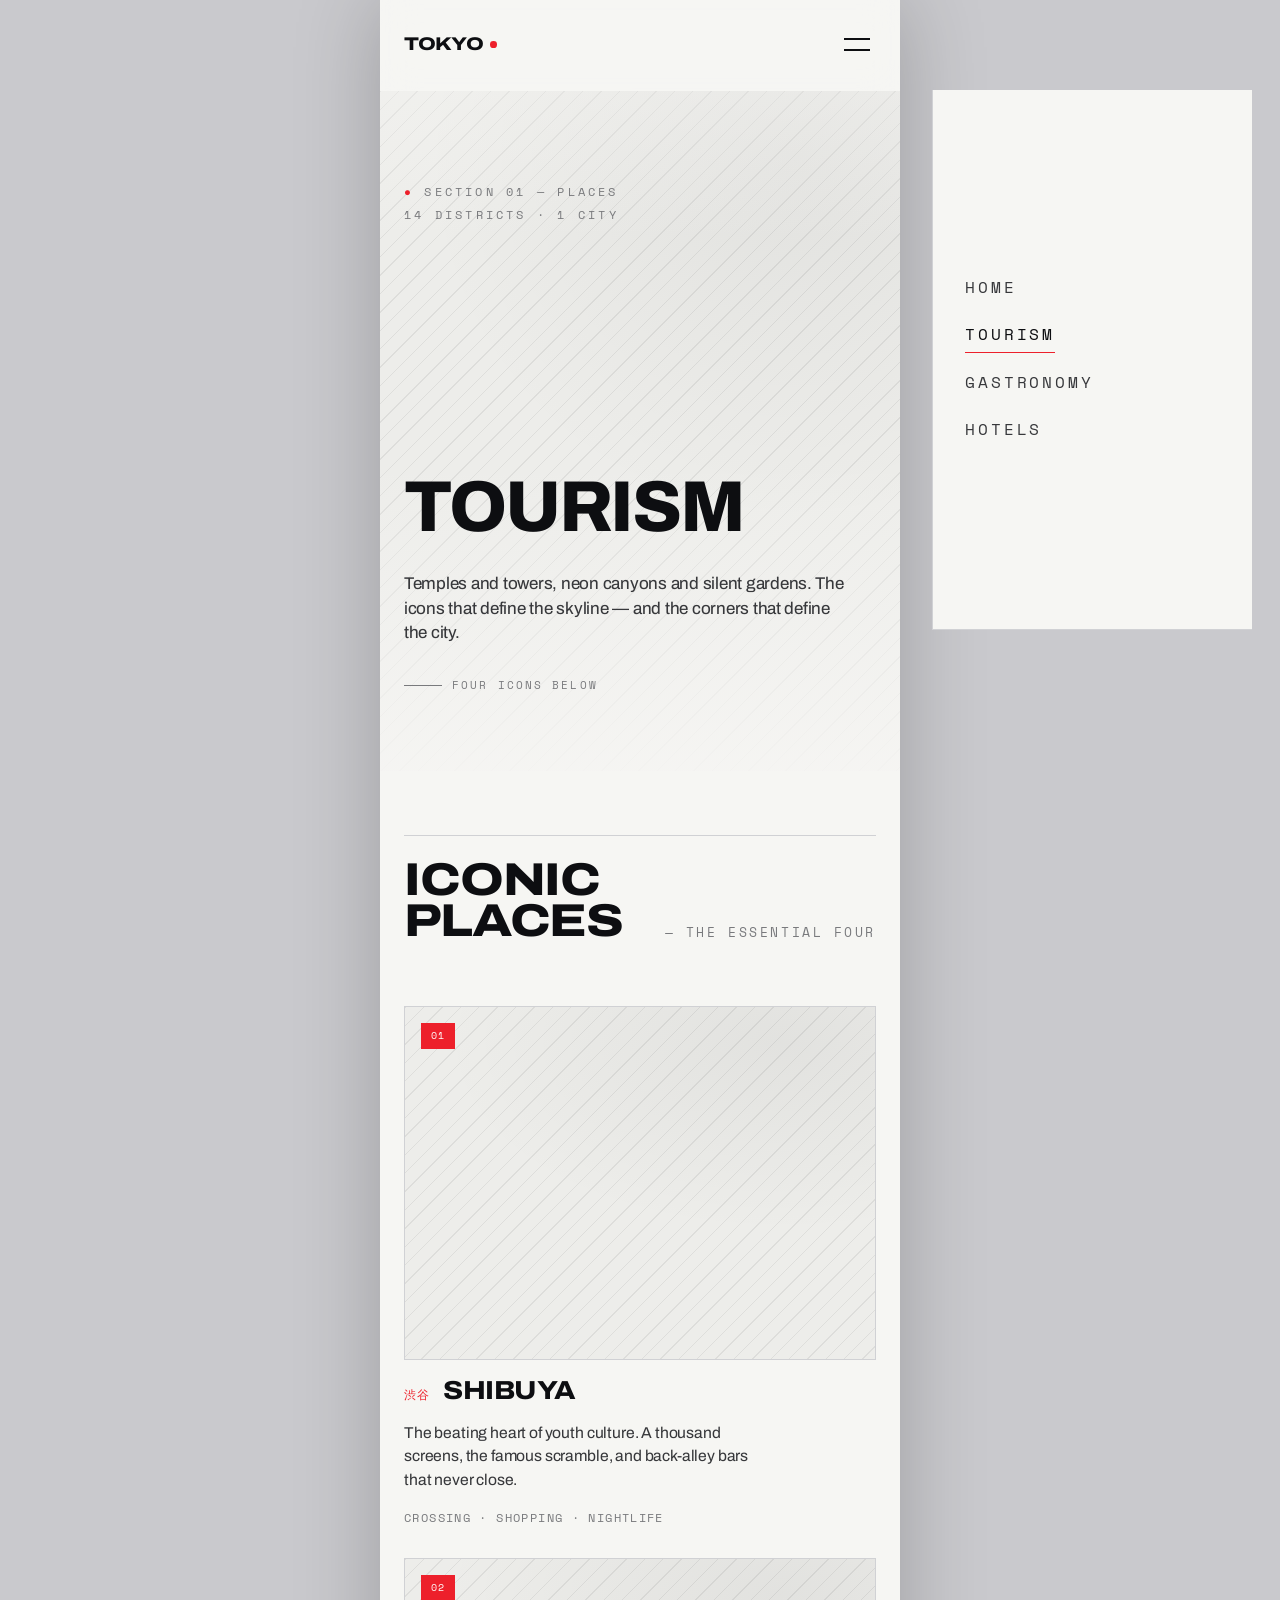
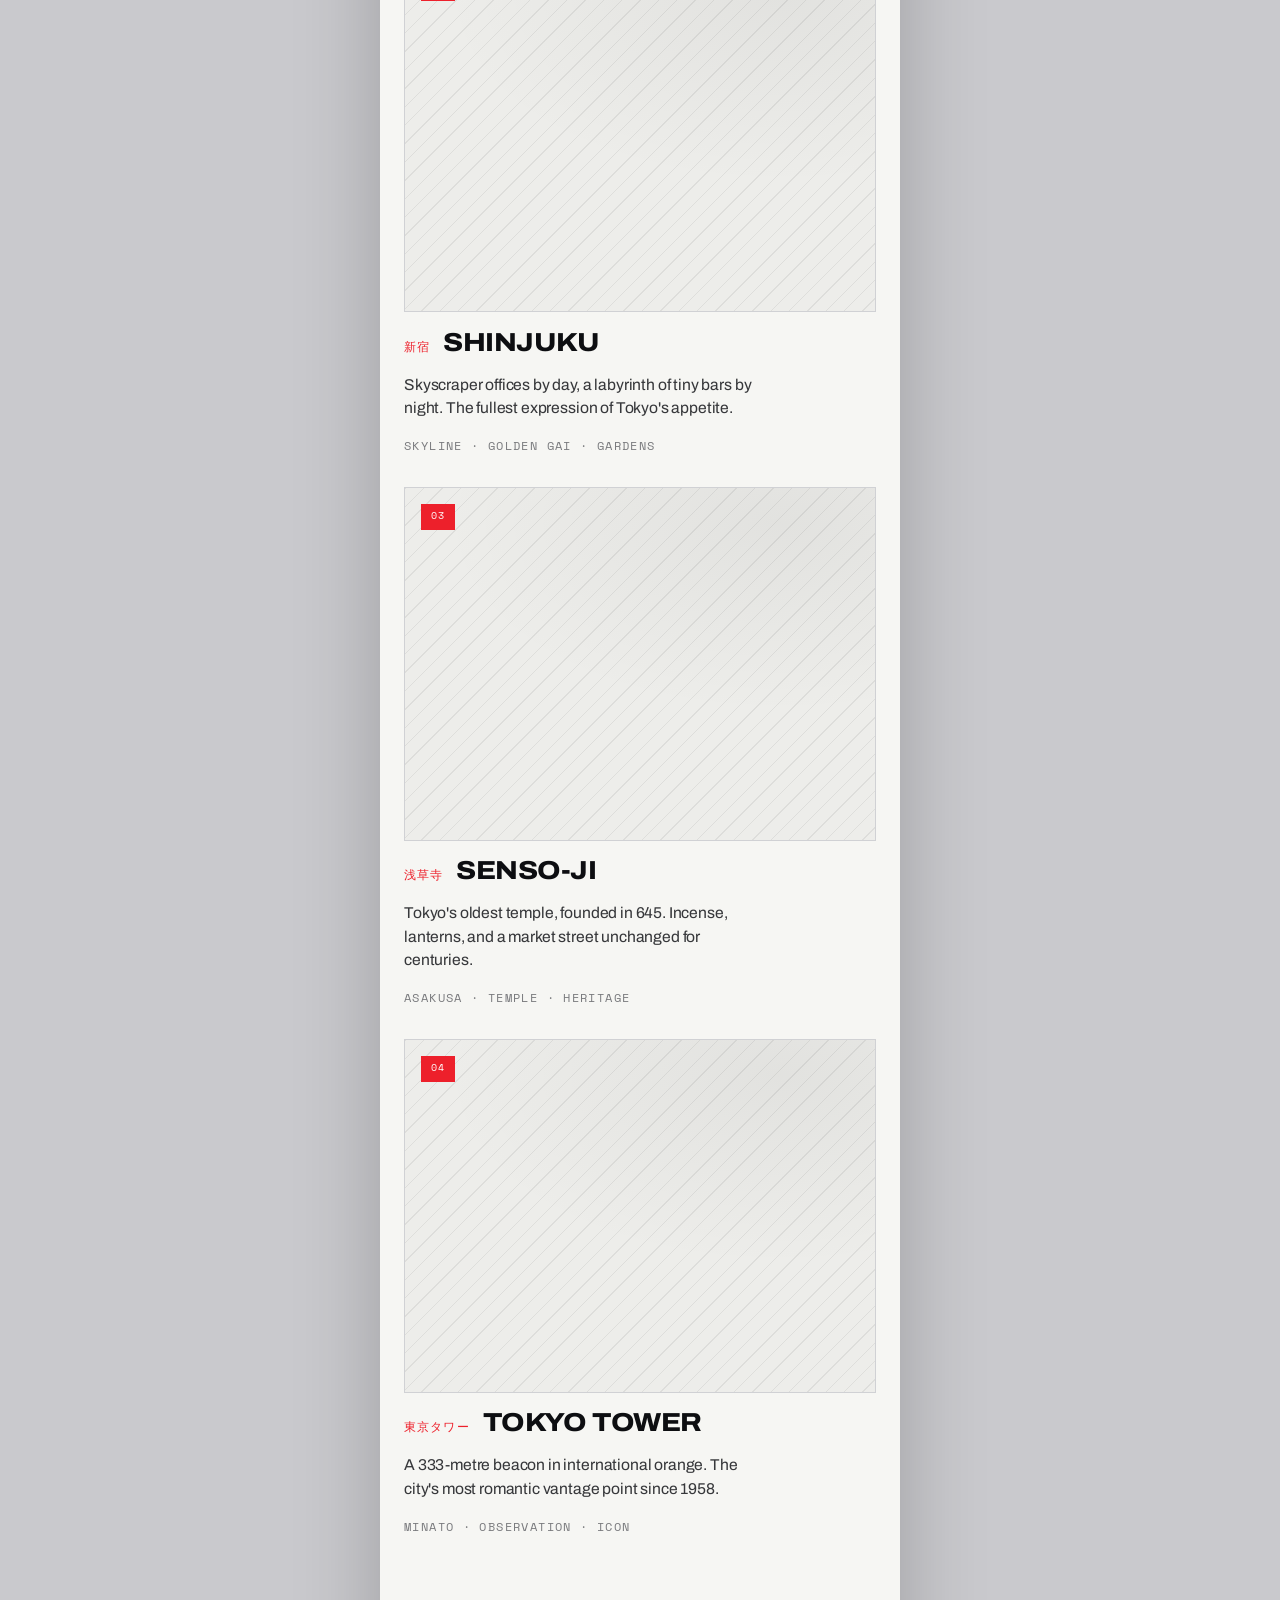
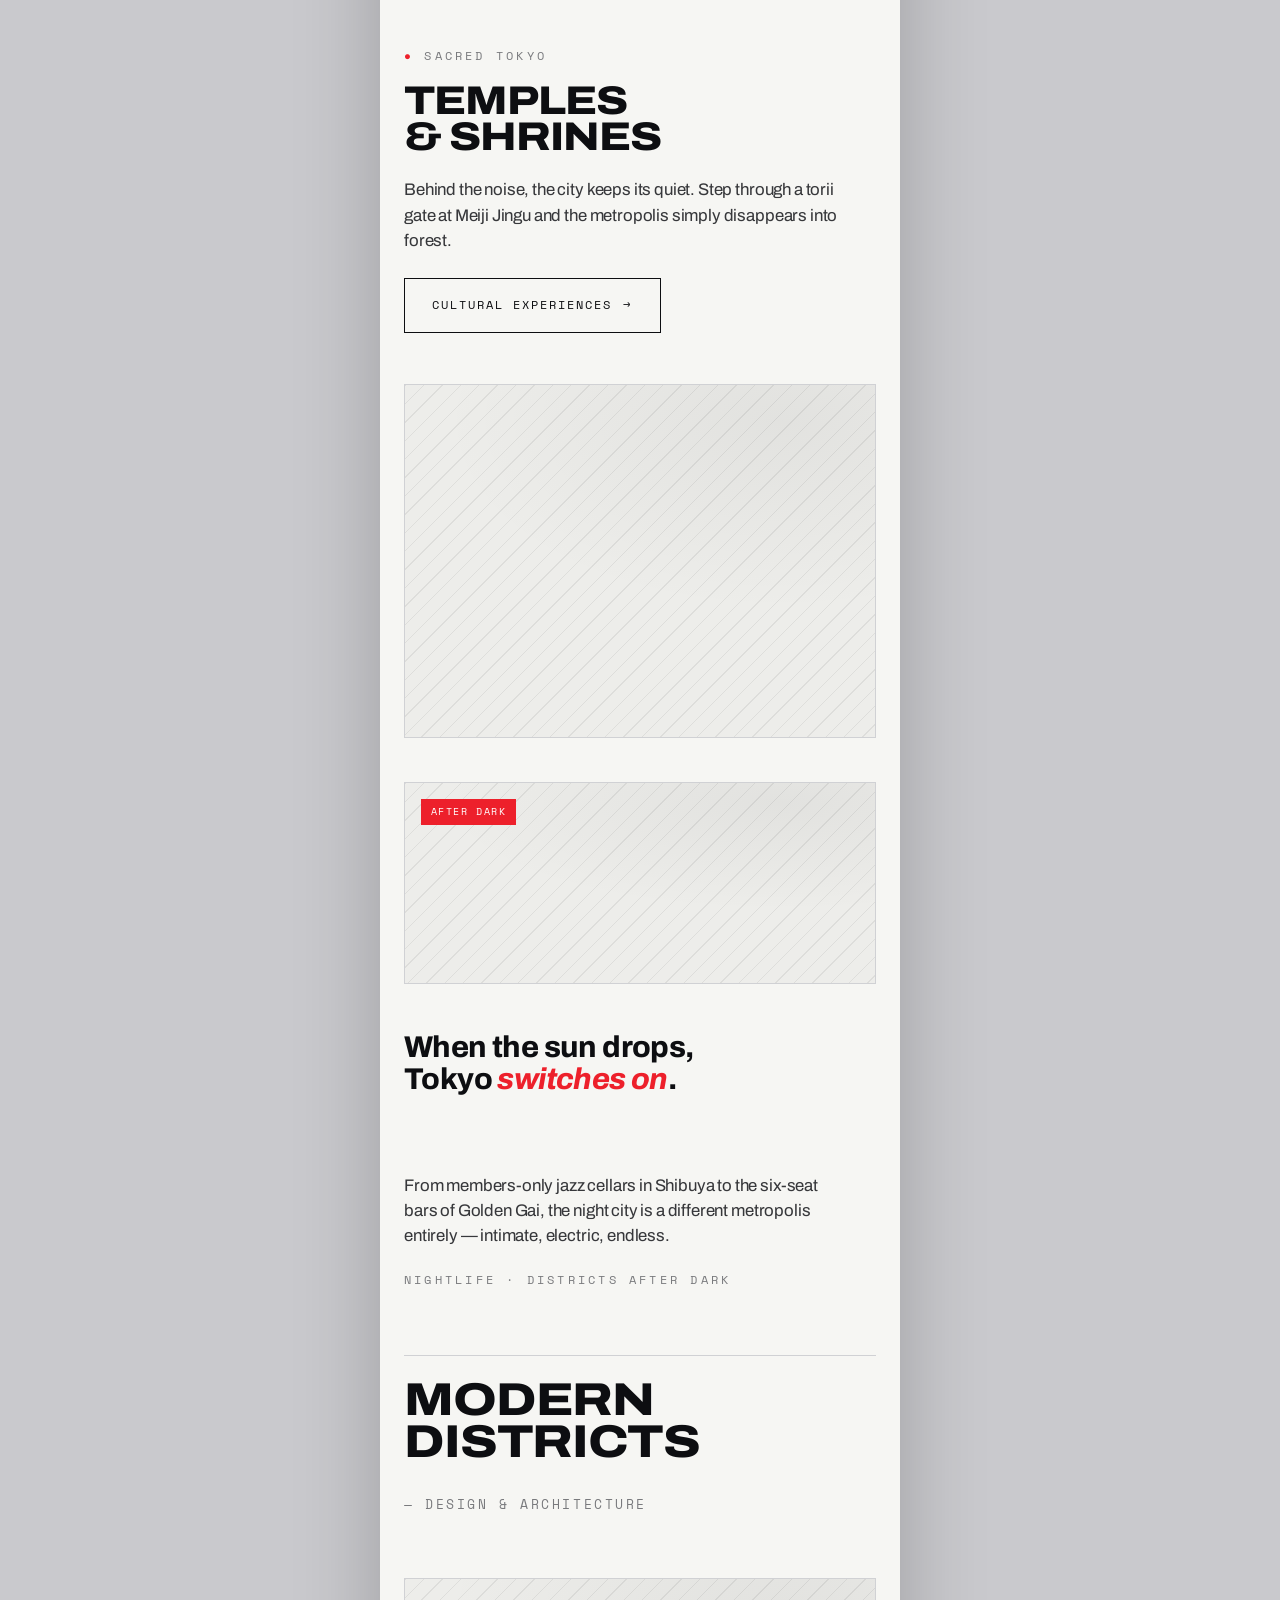
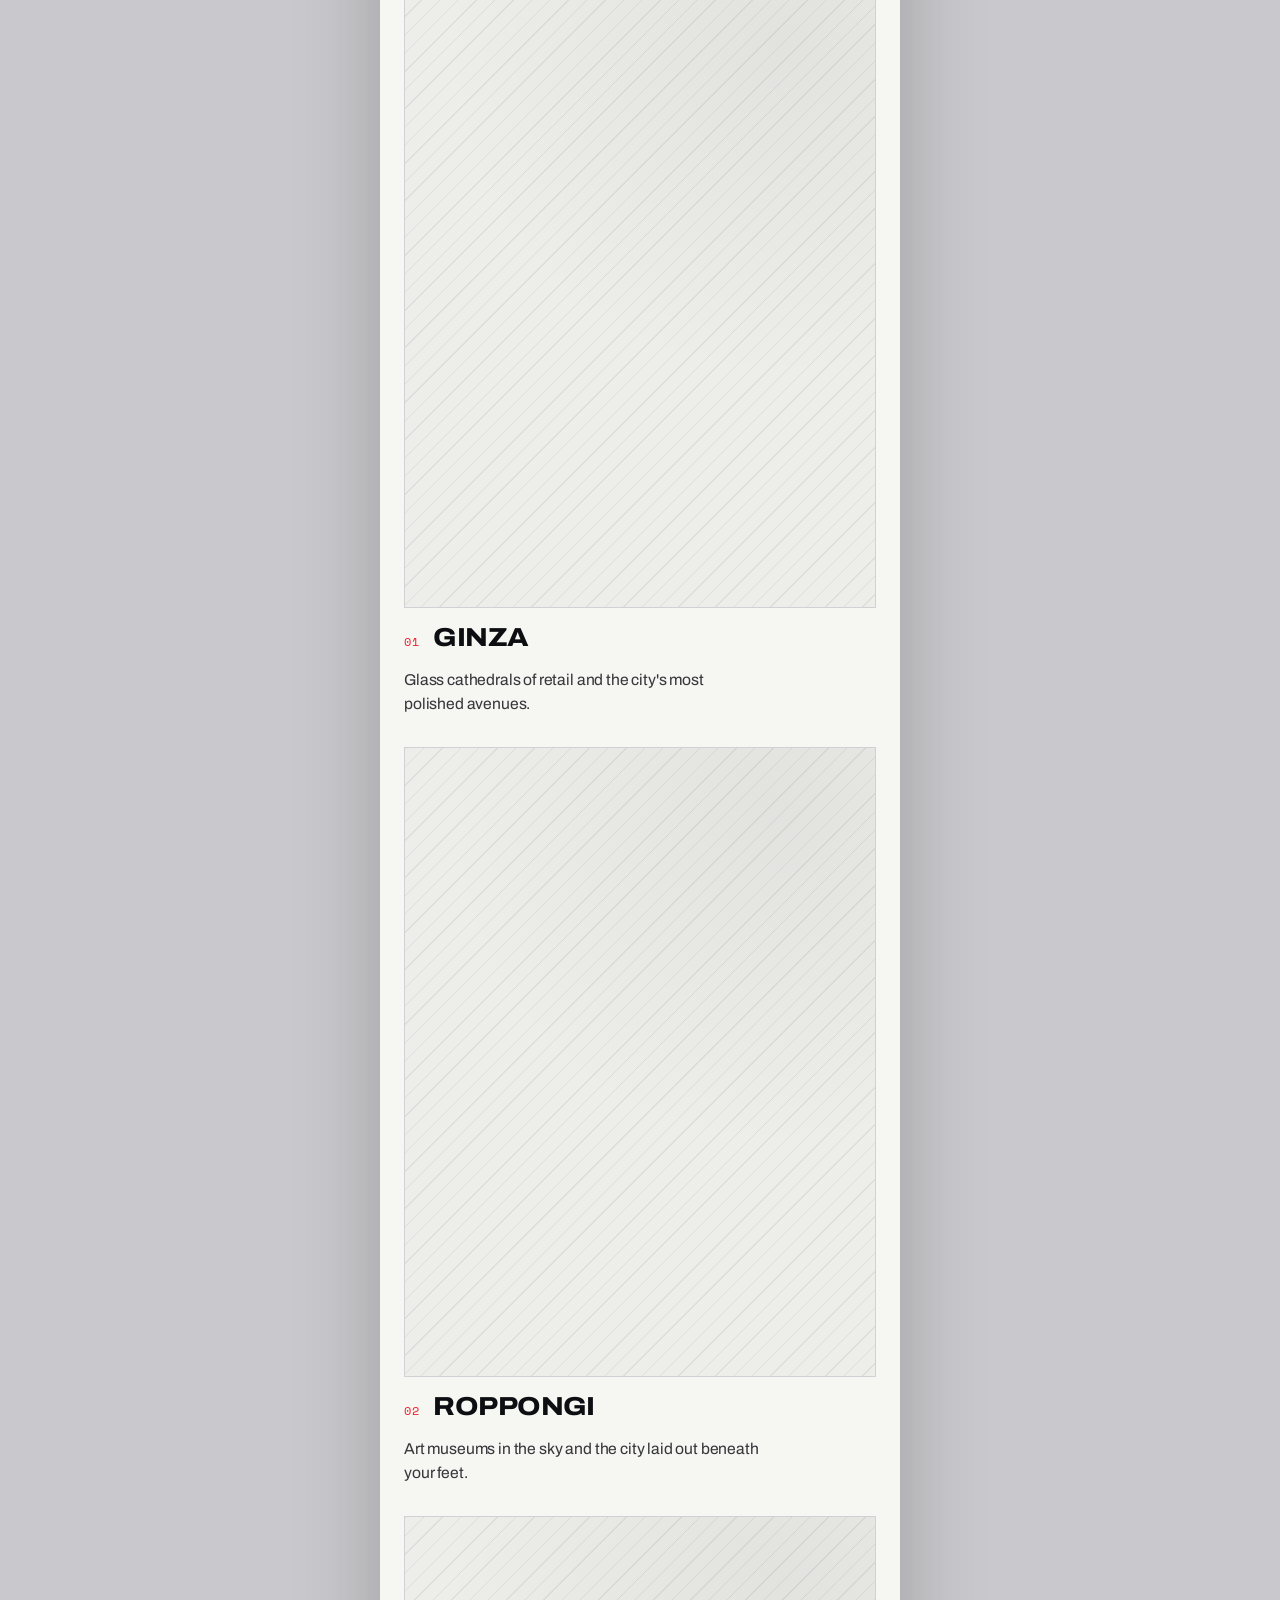
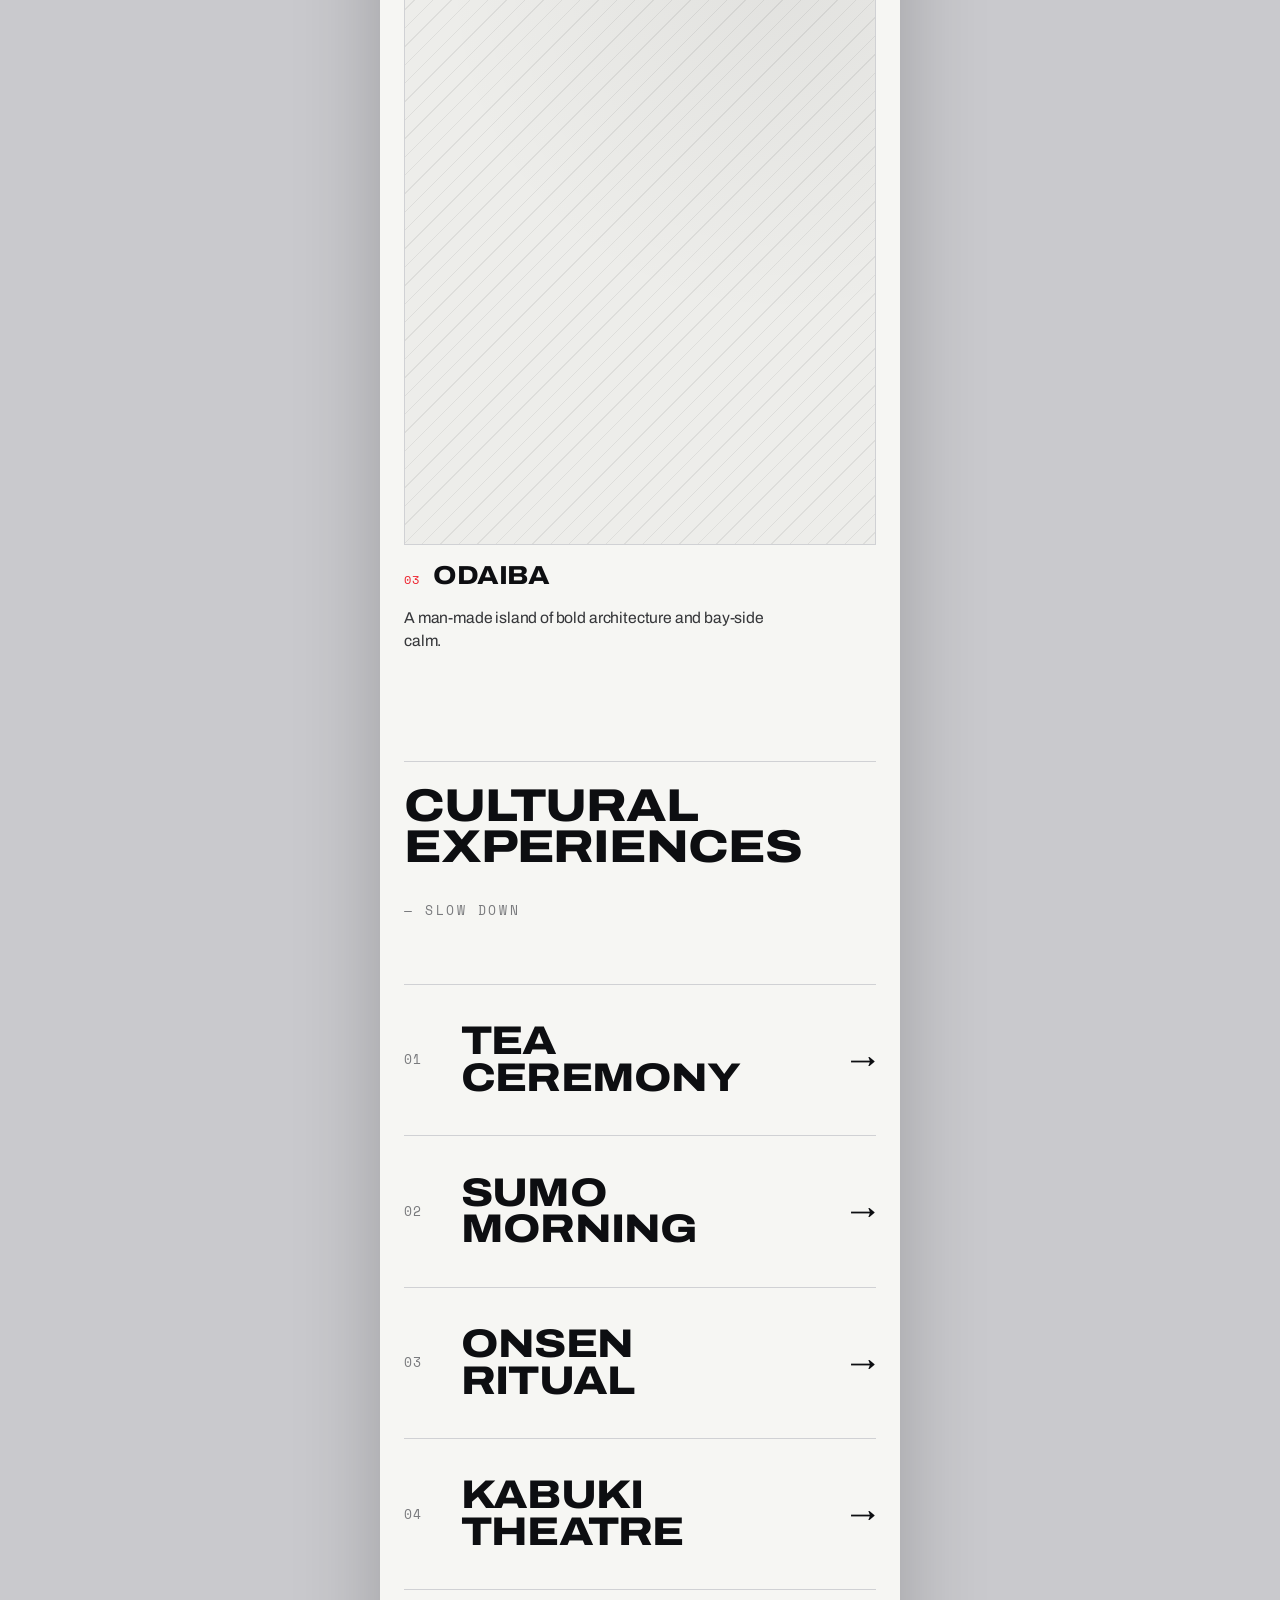
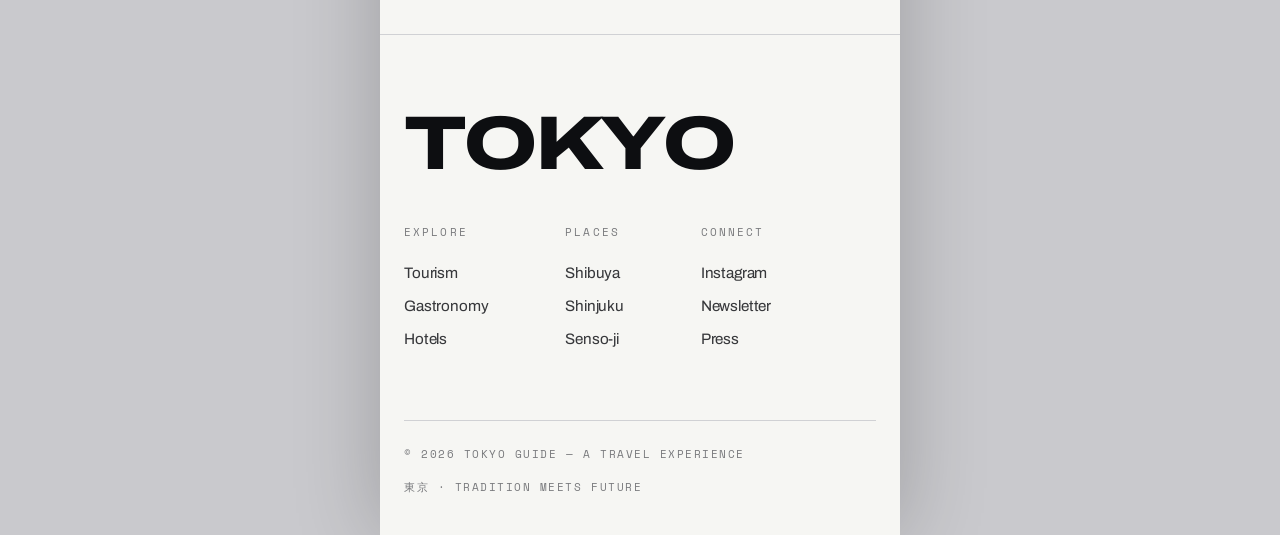
<file: Tourism - Mobile 520.html>
<!DOCTYPE html>
<html lang="en">
<head>
<meta charset="UTF-8">
<meta name="viewport" content="width=device-width, initial-scale=1.0">
<title>TOKYO — Tourism · 520px</title>
<link rel="stylesheet" href="styles.css">
<link rel="stylesheet" href="mobile520.css">
</head>
<body class="m520">

<!-- NAV -->
<nav class="nav">
  <a class="nav__brand" href="Home.html">TOKYO<span class="dot"></span></a>
  <ul class="nav__links">
    <li><a href="Home.html">Home</a></li>
    <li><a href="Tourism.html" aria-current="page">Tourism</a></li>
    <li><a href="Gastronomy.html">Gastronomy</a></li>
    <li><a href="Hotels.html">Hotels</a></li>
  </ul>
  <button class="nav__toggle" aria-label="Menu" aria-expanded="false"><span></span><span></span></button>
</nav>

<!-- PAGE HERO -->
<header class="hero" style="min-height:86svh;">
  <div class="hero__bg">
    <div class="media">
    </div>
  </div>
  <div class="hero__scrim"></div>
  <div class="hero__top wrap">
    <div class="hero__meta">
      <span class="kicker"><span class="dot">●</span> SECTION 01 — PLACES</span>
      <span class="kicker">14 DISTRICTS · 1 CITY</span>
    </div>
  </div>
  <div class="hero__inner wrap">
    <h1 class="display hero__title" style="font-size:clamp(3rem,15vw,15rem);">Tourism</h1>
    <div class="hero__sub">
      <p class="lede">Temples and towers, neon canyons and silent gardens. The icons that define the skyline — and the corners that define the city.</p>
      <span class="hero__scroll"><span class="ln"></span> Four icons below</span>
    </div>
  </div>
</header>

<!-- ICONIC PLACES -->
<section class="section">
  <div class="wrap">
    <div class="section__head reveal">
      <h2 class="section__title">Iconic<br>Places</h2>
      <span class="section__index">— THE ESSENTIAL FOUR</span>
    </div>

    <div class="cols cols-2">
      <article class="card reveal">
        <div class="card__media ar-43">
          <div class="media">
            <span class="badge">01</span>
      </div>
        </div>
        <div class="card__head"><span class="card__no">渋谷</span><h3 class="card__title">Shibuya</h3></div>
        <p class="card__desc">The beating heart of youth culture. A thousand screens, the famous scramble, and back-alley bars that never close.</p>
        <span class="card__meta">Crossing · Shopping · Nightlife</span>
      </article>

      <article class="card reveal" data-d="1">
        <div class="card__media ar-43">
          <div class="media">
            <span class="badge">02</span>
      </div>
        </div>
        <div class="card__head"><span class="card__no">新宿</span><h3 class="card__title">Shinjuku</h3></div>
        <p class="card__desc">Skyscraper offices by day, a labyrinth of tiny bars by night. The fullest expression of Tokyo's appetite.</p>
        <span class="card__meta">Skyline · Golden Gai · Gardens</span>
      </article>

      <article class="card reveal">
        <div class="card__media ar-43">
          <div class="media">
            <span class="badge">03</span>
      </div>
        </div>
        <div class="card__head"><span class="card__no">浅草寺</span><h3 class="card__title">Senso-ji</h3></div>
        <p class="card__desc">Tokyo's oldest temple, founded in 645. Incense, lanterns, and a market street unchanged for centuries.</p>
        <span class="card__meta">Asakusa · Temple · Heritage</span>
      </article>

      <article class="card reveal" data-d="1">
        <div class="card__media ar-43">
          <div class="media">
            <span class="badge">04</span>
      </div>
        </div>
        <div class="card__head"><span class="card__no">東京タワー</span><h3 class="card__title">Tokyo Tower</h3></div>
        <p class="card__desc">A 333-metre beacon in international orange. The city's most romantic vantage point since 1958.</p>
        <span class="card__meta">Minato · Observation · Icon</span>
      </article>
    </div>
  </div>
</section>

<!-- TEMPLES (feature) -->
<section class="section section--tight">
  <div class="wrap">
    <div class="feature reveal">
      <div class="feature__text">
        <span class="eyebrow"><span class="dot">●</span> Sacred Tokyo</span>
        <h3 style="margin-top:1rem;">Temples<br>&amp; Shrines</h3>
        <p>Behind the noise, the city keeps its quiet. Step through a torii gate at Meiji Jingu and the metropolis simply disappears into forest.</p>
        <a class="btn btn--ghost" href="#culture">Cultural experiences <span class="arw">→</span></a>
      </div>
      <div class="card__media ar-43">
        <div class="media">
      </div>
      </div>
    </div>
  </div>
</section>

<!-- NIGHTLIFE (full-bleed band) -->
<section class="section--tight" style="padding-block:0;">
  <div class="card__media ar-21 reveal" style="margin-inline:var(--maxpad);">
    <div class="media">
      <span class="badge">After dark</span>
    </div>
  </div>
  <div class="wrap" style="padding-top:clamp(2rem,4vw,3rem);">
    <div class="statement reveal">
      <p class="statement__big">When the sun drops, Tokyo <em>switches on</em>.</p>
      <div class="statement__side">
        <p>From members-only jazz cellars in Shibuya to the six-seat bars of Golden Gai, the night city is a different metropolis entirely — intimate, electric, endless.</p>
        <span class="kicker">Nightlife · Districts after dark</span>
      </div>
    </div>
  </div>
</section>

<!-- MODERN DISTRICTS -->
<section class="section">
  <div class="wrap">
    <div class="section__head reveal">
      <h2 class="section__title">Modern<br>Districts</h2>
      <span class="section__index">— DESIGN &amp; ARCHITECTURE</span>
    </div>
    <div class="cols cols-3">
      <article class="card reveal">
        <div class="card__media ar-34"><div class="media">
      </div></div>
        <div class="card__head"><span class="card__no">01</span><h3 class="card__title">Ginza</h3></div>
        <p class="card__desc">Glass cathedrals of retail and the city's most polished avenues.</p>
      </article>
      <article class="card reveal" data-d="1">
        <div class="card__media ar-34"><div class="media">
      </div></div>
        <div class="card__head"><span class="card__no">02</span><h3 class="card__title">Roppongi</h3></div>
        <p class="card__desc">Art museums in the sky and the city laid out beneath your feet.</p>
      </article>
      <article class="card reveal" data-d="2">
        <div class="card__media ar-34"><div class="media">
      </div></div>
        <div class="card__head"><span class="card__no">03</span><h3 class="card__title">Odaiba</h3></div>
        <p class="card__desc">A man-made island of bold architecture and bay-side calm.</p>
      </article>
    </div>
  </div>
</section>

<!-- CULTURAL EXPERIENCES -->
<section class="section section--tight" id="culture">
  <div class="wrap">
    <div class="section__head reveal">
      <h2 class="section__title">Cultural<br>Experiences</h2>
      <span class="section__index">— SLOW DOWN</span>
    </div>
    <nav>
      <div class="index-row reveal">
        <span class="index-row__no">01</span>
        <span class="index-row__title">Tea Ceremony</span>
        <span class="index-row__meta">Asakusa<br>90 minutes</span>
        <span class="index-row__arw">→</span>
      </div>
      <div class="index-row reveal">
        <span class="index-row__no">02</span>
        <span class="index-row__title">Sumo Morning</span>
        <span class="index-row__meta">Ryogoku<br>Stable practice</span>
        <span class="index-row__arw">→</span>
      </div>
      <div class="index-row reveal">
        <span class="index-row__no">03</span>
        <span class="index-row__title">Onsen Ritual</span>
        <span class="index-row__meta">Greater Tokyo<br>Half day</span>
        <span class="index-row__arw">→</span>
      </div>
      <div class="index-row reveal">
        <span class="index-row__no">04</span>
        <span class="index-row__title">Kabuki Theatre</span>
        <span class="index-row__meta">Ginza<br>Single act tickets</span>
        <span class="index-row__arw">→</span>
      </div>
    </nav>
  </div>
</section>

<!-- FOOTER -->
<footer class="footer">
  <div class="wrap">
    <div class="footer__top">
      <div class="footer__brand">TOKYO</div>
      <div class="footer__cols">
        <div class="footer__col">
          <h4>Explore</h4>
          <a href="Tourism.html">Tourism</a>
          <a href="Gastronomy.html">Gastronomy</a>
          <a href="Hotels.html">Hotels</a>
        </div>
        <div class="footer__col">
          <h4>Places</h4>
          <a href="#">Shibuya</a>
          <a href="#">Shinjuku</a>
          <a href="#">Senso-ji</a>
        </div>
        <div class="footer__col">
          <h4>Connect</h4>
          <a href="#">Instagram</a>
          <a href="#">Newsletter</a>
          <a href="#">Press</a>
        </div>
      </div>
    </div>
    <div class="footer__bar">
      <span>© 2026 Tokyo Guide — A travel experience</span>
      <span>東京 · Tradition meets future</span>
    </div>
  </div>
</footer>

<script src="site.js"></script>
</body>
</html>
</file>
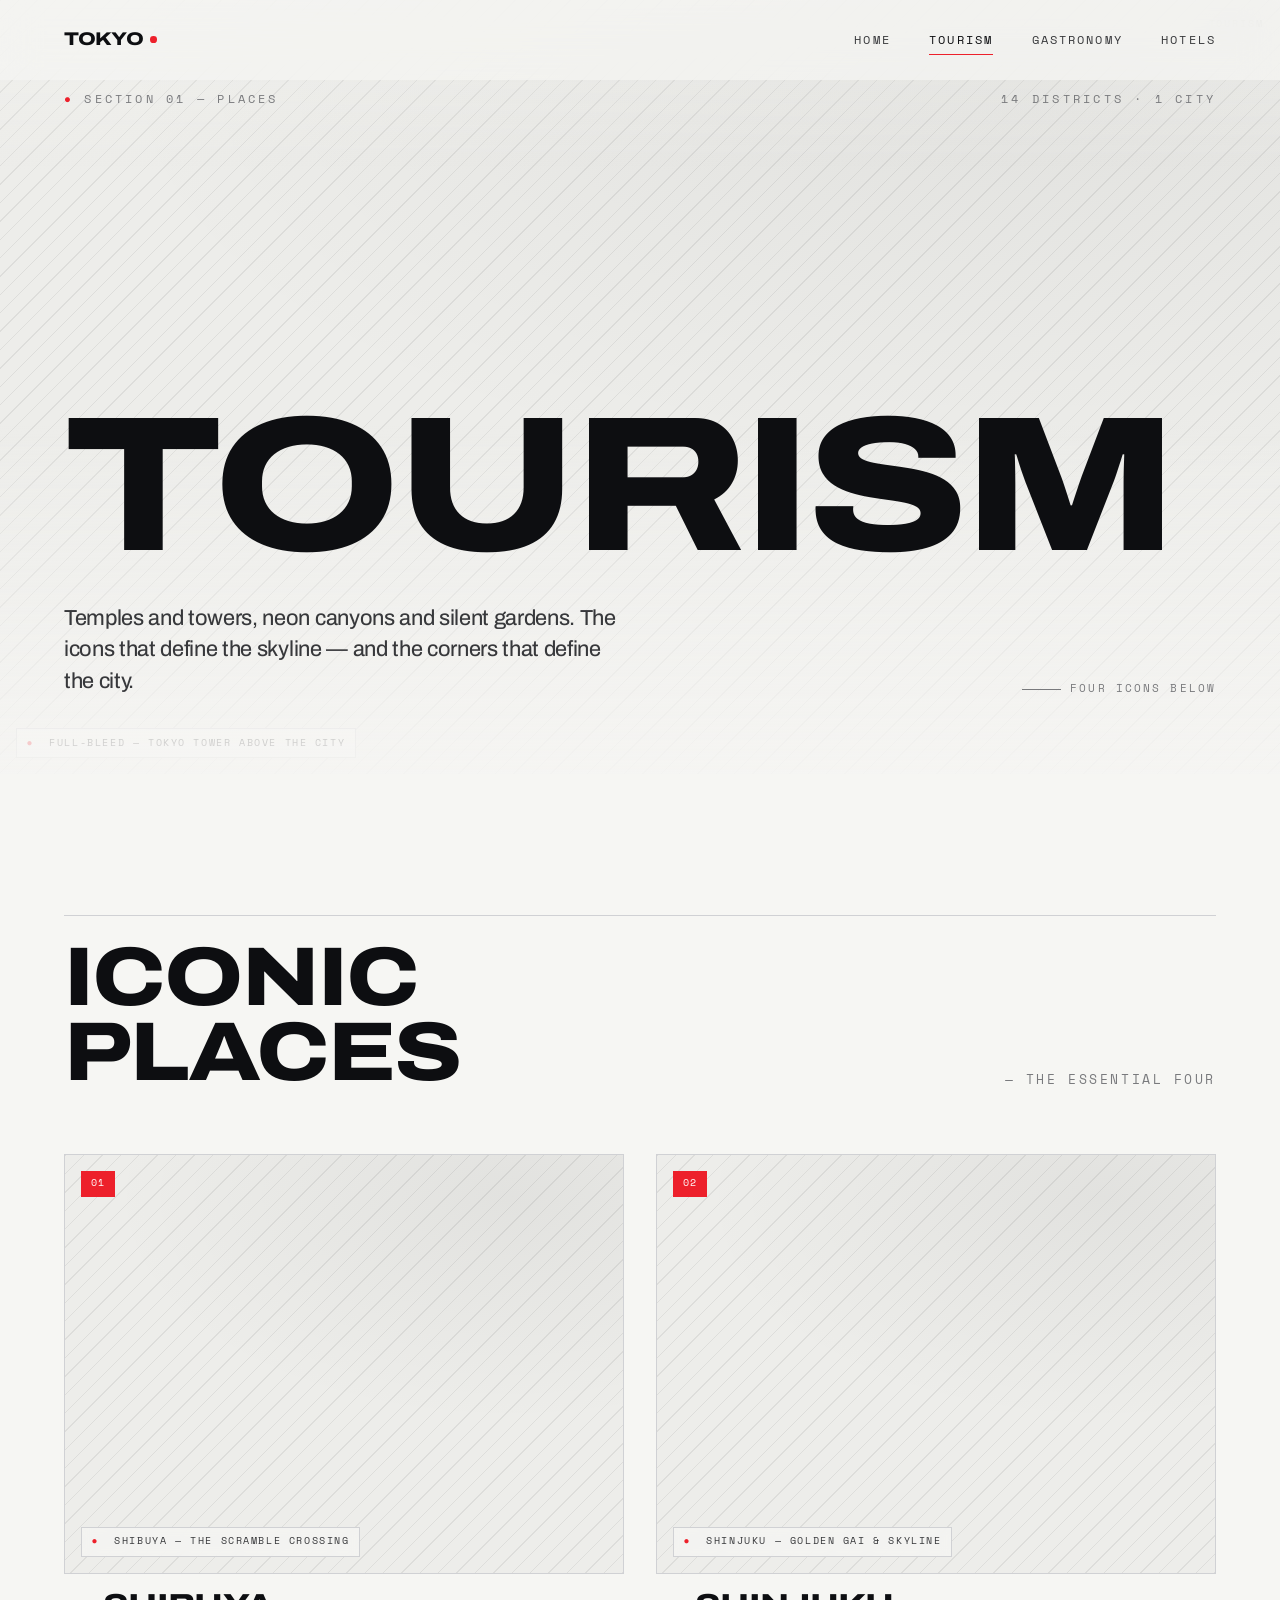
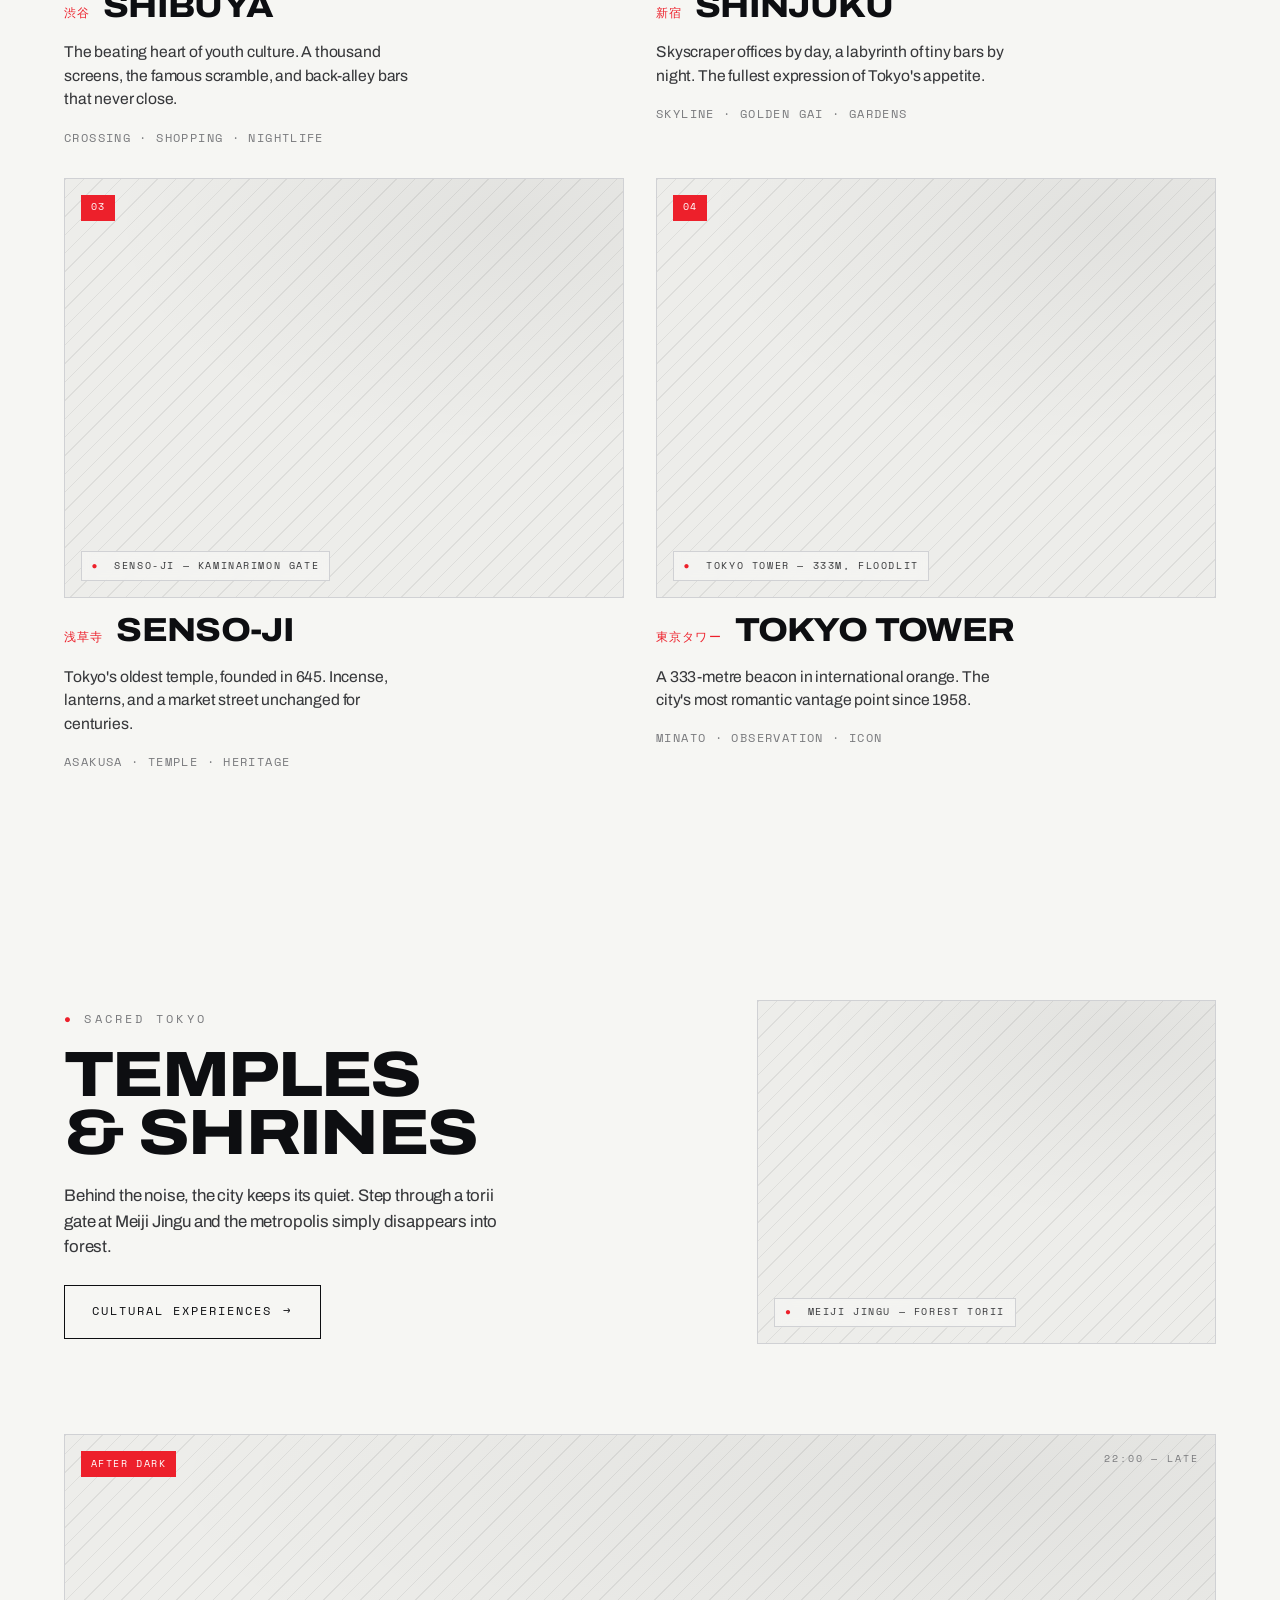
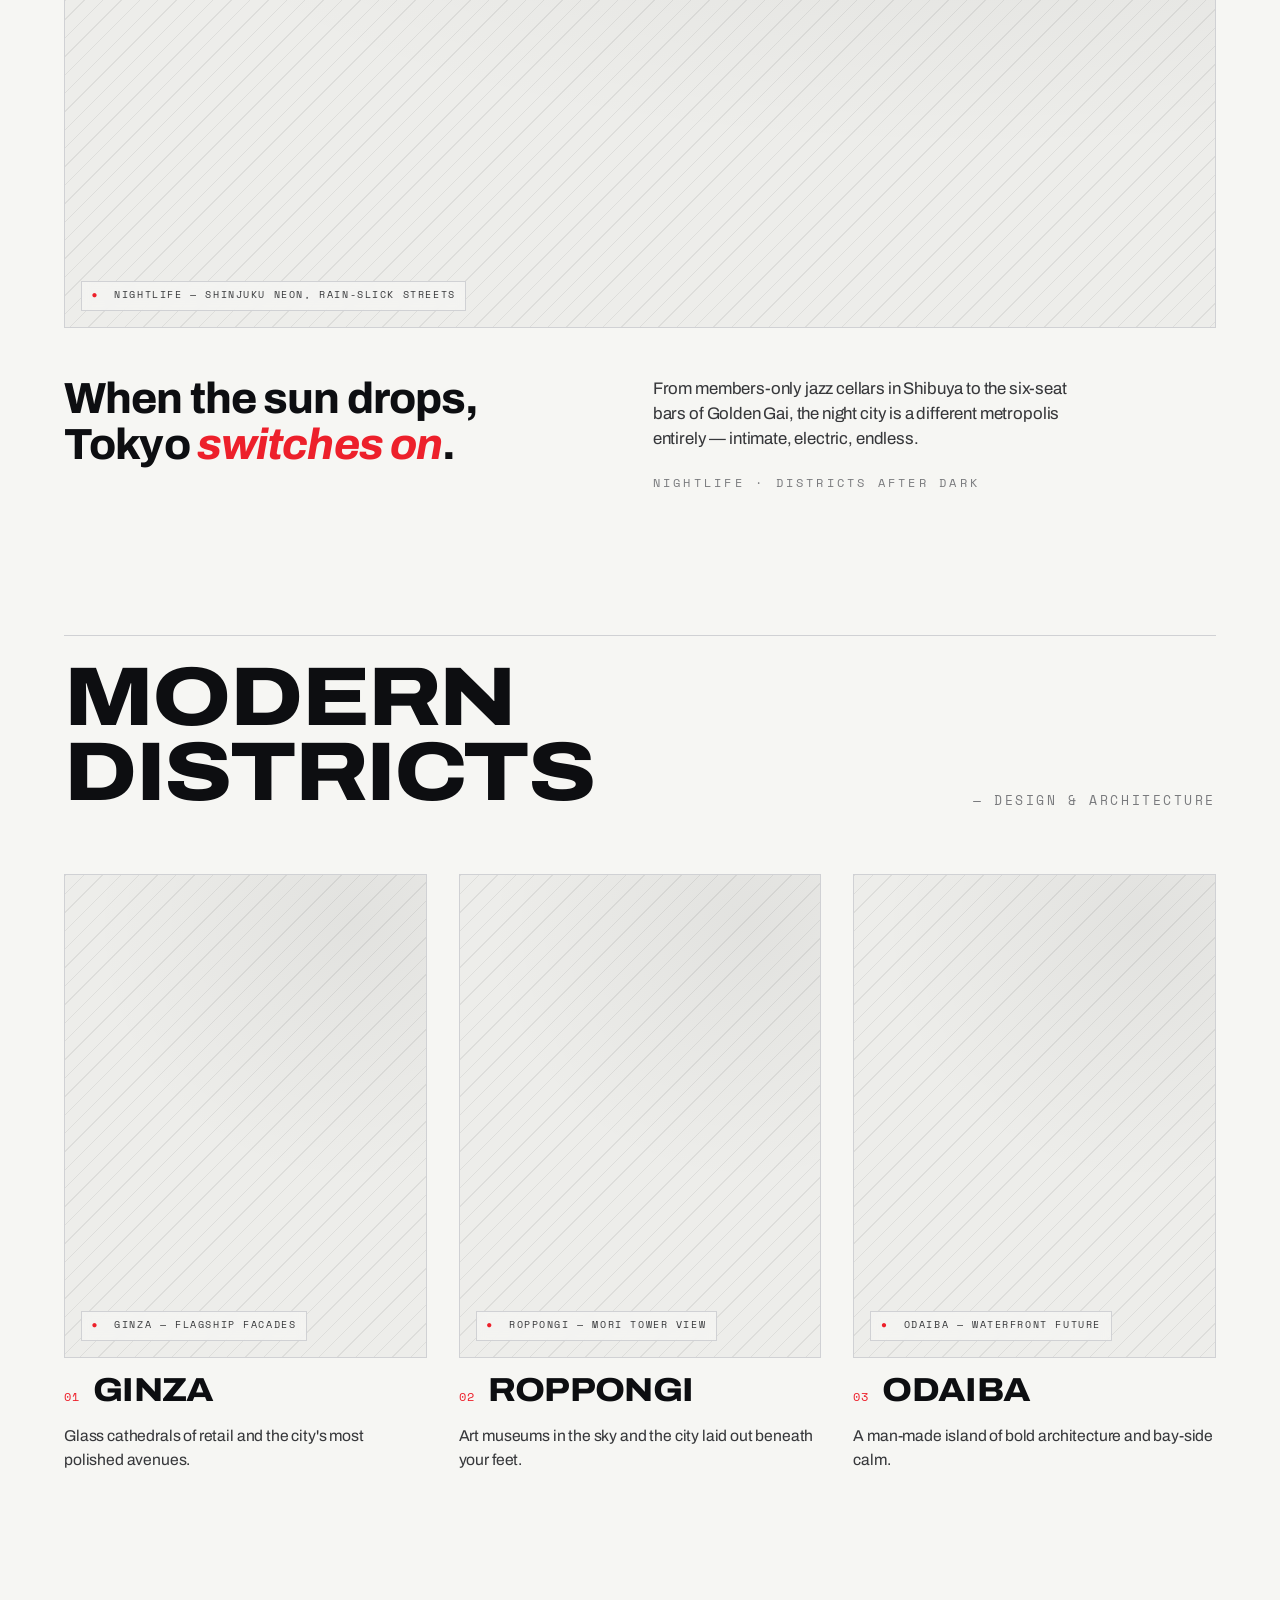
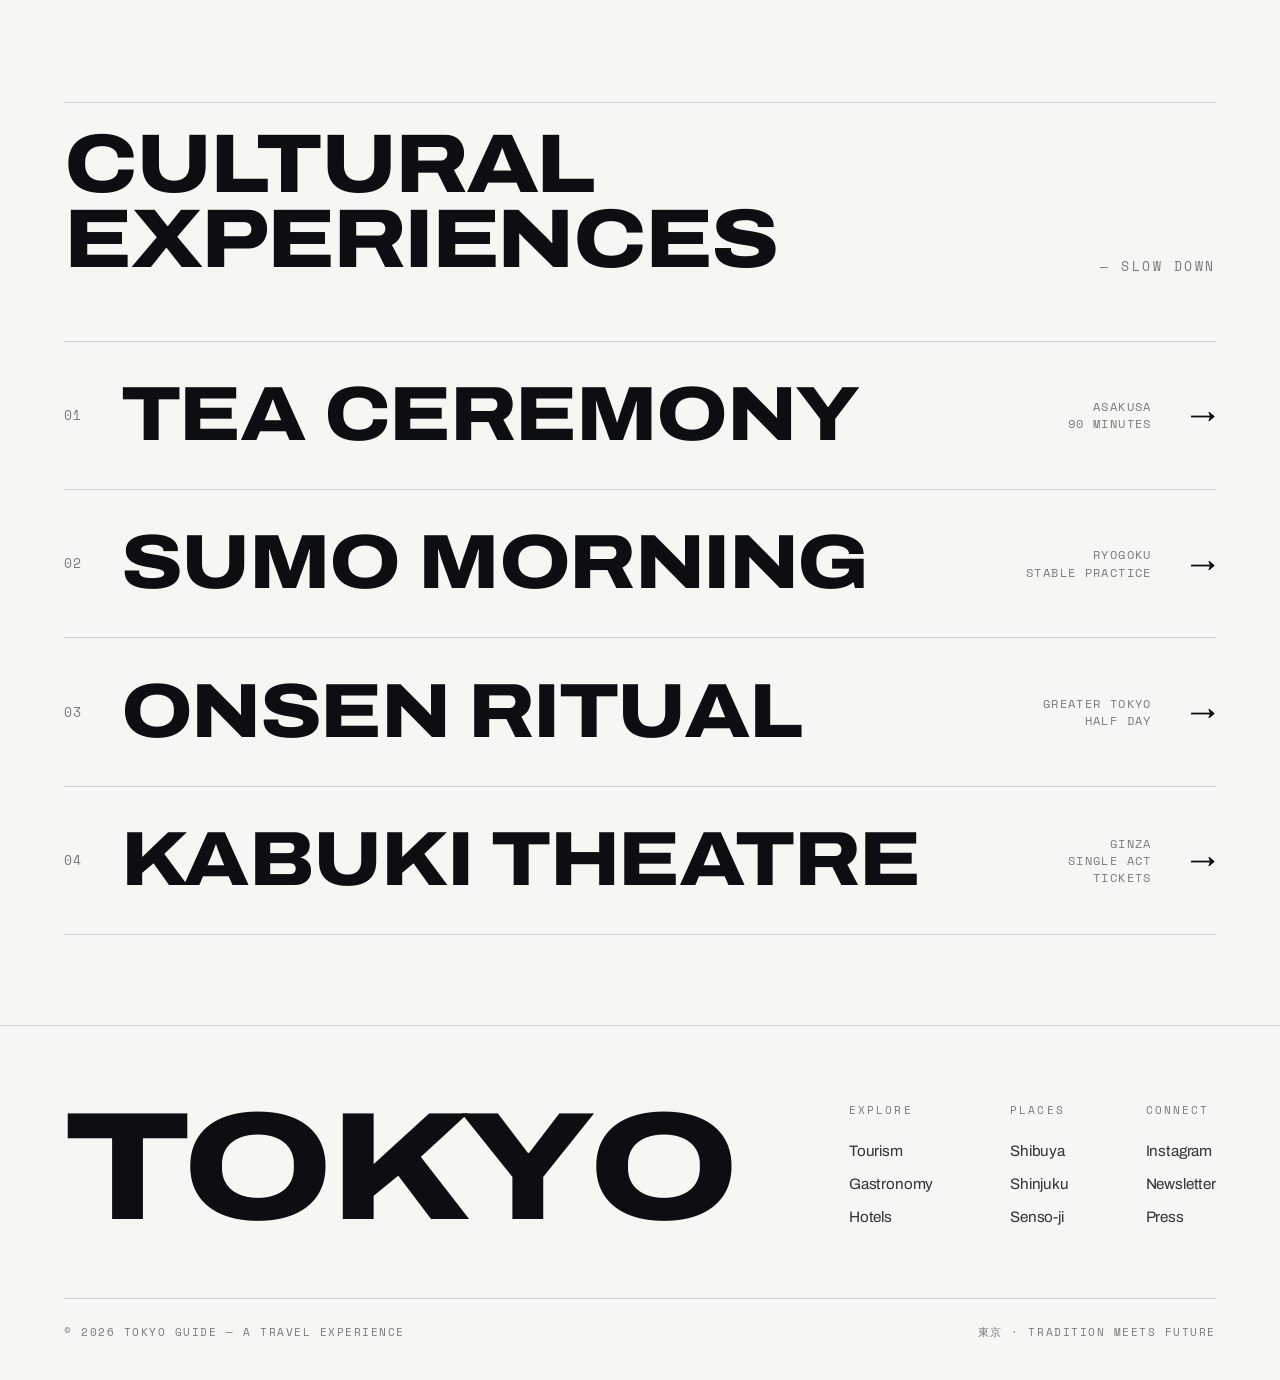
<file: Tourism.html>
<!DOCTYPE html>
<html lang="en">
<head>
<meta charset="UTF-8">
<meta name="viewport" content="width=device-width, initial-scale=1.0">
<title>TOKYO — Tourism</title>
<link rel="stylesheet" href="styles.css">
</head>
<body>

<!-- NAV -->
<nav class="nav">
  <a class="nav__brand" href="Home.html">TOKYO<span class="dot"></span></a>
  <ul class="nav__links">
    <li><a href="Home.html">Home</a></li>
    <li><a href="Tourism.html" aria-current="page">Tourism</a></li>
    <li><a href="Gastronomy.html">Gastronomy</a></li>
    <li><a href="Hotels.html">Hotels</a></li>
  </ul>
  <button class="nav__toggle" aria-label="Menu" aria-expanded="false"><span></span><span></span></button>
</nav>

<!-- PAGE HERO -->
<header class="hero" style="min-height:86svh;">
  <div class="hero__bg">
    <div class="media">
      <span class="media__tag"><span class="dot">●</span>&nbsp; FULL-BLEED — TOKYO TOWER ABOVE THE CITY</span>
      <span class="media__corner">TOURISM</span>
    </div>
  </div>
  <div class="hero__scrim"></div>
  <div class="hero__top wrap">
    <div class="hero__meta">
      <span class="kicker"><span class="dot">●</span> SECTION 01 — PLACES</span>
      <span class="kicker">14 DISTRICTS · 1 CITY</span>
    </div>
  </div>
  <div class="hero__inner wrap">
    <h1 class="display hero__title" style="font-size:clamp(3rem,15vw,15rem);">Tourism</h1>
    <div class="hero__sub">
      <p class="lede">Temples and towers, neon canyons and silent gardens. The icons that define the skyline — and the corners that define the city.</p>
      <span class="hero__scroll"><span class="ln"></span> Four icons below</span>
    </div>
  </div>
</header>

<!-- ICONIC PLACES -->
<section class="section">
  <div class="wrap">
    <div class="section__head reveal">
      <h2 class="section__title">Iconic<br>Places</h2>
      <span class="section__index">— THE ESSENTIAL FOUR</span>
    </div>

    <div class="cols cols-2">
      <article class="card reveal">
        <div class="card__media ar-43">
          <div class="media">
            <span class="badge">01</span>
            <span class="media__tag"><span class="dot">●</span>&nbsp; SHIBUYA — THE SCRAMBLE CROSSING</span>
          </div>
        </div>
        <div class="card__head"><span class="card__no">渋谷</span><h3 class="card__title">Shibuya</h3></div>
        <p class="card__desc">The beating heart of youth culture. A thousand screens, the famous scramble, and back-alley bars that never close.</p>
        <span class="card__meta">Crossing · Shopping · Nightlife</span>
      </article>

      <article class="card reveal" data-d="1">
        <div class="card__media ar-43">
          <div class="media">
            <span class="badge">02</span>
            <span class="media__tag"><span class="dot">●</span>&nbsp; SHINJUKU — GOLDEN GAI &amp; SKYLINE</span>
          </div>
        </div>
        <div class="card__head"><span class="card__no">新宿</span><h3 class="card__title">Shinjuku</h3></div>
        <p class="card__desc">Skyscraper offices by day, a labyrinth of tiny bars by night. The fullest expression of Tokyo's appetite.</p>
        <span class="card__meta">Skyline · Golden Gai · Gardens</span>
      </article>

      <article class="card reveal">
        <div class="card__media ar-43">
          <div class="media">
            <span class="badge">03</span>
            <span class="media__tag"><span class="dot">●</span>&nbsp; SENSO-JI — KAMINARIMON GATE</span>
          </div>
        </div>
        <div class="card__head"><span class="card__no">浅草寺</span><h3 class="card__title">Senso-ji</h3></div>
        <p class="card__desc">Tokyo's oldest temple, founded in 645. Incense, lanterns, and a market street unchanged for centuries.</p>
        <span class="card__meta">Asakusa · Temple · Heritage</span>
      </article>

      <article class="card reveal" data-d="1">
        <div class="card__media ar-43">
          <div class="media">
            <span class="badge">04</span>
            <span class="media__tag"><span class="dot">●</span>&nbsp; TOKYO TOWER — 333M, FLOODLIT</span>
          </div>
        </div>
        <div class="card__head"><span class="card__no">東京タワー</span><h3 class="card__title">Tokyo Tower</h3></div>
        <p class="card__desc">A 333-metre beacon in international orange. The city's most romantic vantage point since 1958.</p>
        <span class="card__meta">Minato · Observation · Icon</span>
      </article>
    </div>
  </div>
</section>

<!-- TEMPLES (feature) -->
<section class="section section--tight">
  <div class="wrap">
    <div class="feature reveal">
      <div class="feature__text">
        <span class="eyebrow"><span class="dot">●</span> Sacred Tokyo</span>
        <h3 style="margin-top:1rem;">Temples<br>&amp; Shrines</h3>
        <p>Behind the noise, the city keeps its quiet. Step through a torii gate at Meiji Jingu and the metropolis simply disappears into forest.</p>
        <a class="btn btn--ghost" href="#culture">Cultural experiences <span class="arw">→</span></a>
      </div>
      <div class="card__media ar-43">
        <div class="media">
          <span class="media__tag"><span class="dot">●</span>&nbsp; MEIJI JINGU — FOREST TORII</span>
        </div>
      </div>
    </div>
  </div>
</section>

<!-- NIGHTLIFE (full-bleed band) -->
<section class="section--tight" style="padding-block:0;">
  <div class="card__media ar-21 reveal" style="margin-inline:var(--maxpad);">
    <div class="media">
      <span class="badge">After dark</span>
      <span class="media__tag"><span class="dot">●</span>&nbsp; NIGHTLIFE — SHINJUKU NEON, RAIN-SLICK STREETS</span>
      <span class="media__corner">22:00 — LATE</span>
    </div>
  </div>
  <div class="wrap" style="padding-top:clamp(2rem,4vw,3rem);">
    <div class="statement reveal">
      <p class="statement__big">When the sun drops, Tokyo <em>switches on</em>.</p>
      <div class="statement__side">
        <p>From members-only jazz cellars in Shibuya to the six-seat bars of Golden Gai, the night city is a different metropolis entirely — intimate, electric, endless.</p>
        <span class="kicker">Nightlife · Districts after dark</span>
      </div>
    </div>
  </div>
</section>

<!-- MODERN DISTRICTS -->
<section class="section">
  <div class="wrap">
    <div class="section__head reveal">
      <h2 class="section__title">Modern<br>Districts</h2>
      <span class="section__index">— DESIGN &amp; ARCHITECTURE</span>
    </div>
    <div class="cols cols-3">
      <article class="card reveal">
        <div class="card__media ar-34"><div class="media"><span class="media__tag"><span class="dot">●</span>&nbsp; GINZA — FLAGSHIP FACADES</span></div></div>
        <div class="card__head"><span class="card__no">01</span><h3 class="card__title">Ginza</h3></div>
        <p class="card__desc">Glass cathedrals of retail and the city's most polished avenues.</p>
      </article>
      <article class="card reveal" data-d="1">
        <div class="card__media ar-34"><div class="media"><span class="media__tag"><span class="dot">●</span>&nbsp; ROPPONGI — MORI TOWER VIEW</span></div></div>
        <div class="card__head"><span class="card__no">02</span><h3 class="card__title">Roppongi</h3></div>
        <p class="card__desc">Art museums in the sky and the city laid out beneath your feet.</p>
      </article>
      <article class="card reveal" data-d="2">
        <div class="card__media ar-34"><div class="media"><span class="media__tag"><span class="dot">●</span>&nbsp; ODAIBA — WATERFRONT FUTURE</span></div></div>
        <div class="card__head"><span class="card__no">03</span><h3 class="card__title">Odaiba</h3></div>
        <p class="card__desc">A man-made island of bold architecture and bay-side calm.</p>
      </article>
    </div>
  </div>
</section>

<!-- CULTURAL EXPERIENCES -->
<section class="section section--tight" id="culture">
  <div class="wrap">
    <div class="section__head reveal">
      <h2 class="section__title">Cultural<br>Experiences</h2>
      <span class="section__index">— SLOW DOWN</span>
    </div>
    <nav>
      <div class="index-row reveal">
        <span class="index-row__no">01</span>
        <span class="index-row__title">Tea Ceremony</span>
        <span class="index-row__meta">Asakusa<br>90 minutes</span>
        <span class="index-row__arw">→</span>
      </div>
      <div class="index-row reveal">
        <span class="index-row__no">02</span>
        <span class="index-row__title">Sumo Morning</span>
        <span class="index-row__meta">Ryogoku<br>Stable practice</span>
        <span class="index-row__arw">→</span>
      </div>
      <div class="index-row reveal">
        <span class="index-row__no">03</span>
        <span class="index-row__title">Onsen Ritual</span>
        <span class="index-row__meta">Greater Tokyo<br>Half day</span>
        <span class="index-row__arw">→</span>
      </div>
      <div class="index-row reveal">
        <span class="index-row__no">04</span>
        <span class="index-row__title">Kabuki Theatre</span>
        <span class="index-row__meta">Ginza<br>Single act tickets</span>
        <span class="index-row__arw">→</span>
      </div>
    </nav>
  </div>
</section>

<!-- FOOTER -->
<footer class="footer">
  <div class="wrap">
    <div class="footer__top">
      <div class="footer__brand">TOKYO</div>
      <div class="footer__cols">
        <div class="footer__col">
          <h4>Explore</h4>
          <a href="Tourism.html">Tourism</a>
          <a href="Gastronomy.html">Gastronomy</a>
          <a href="Hotels.html">Hotels</a>
        </div>
        <div class="footer__col">
          <h4>Places</h4>
          <a href="#">Shibuya</a>
          <a href="#">Shinjuku</a>
          <a href="#">Senso-ji</a>
        </div>
        <div class="footer__col">
          <h4>Connect</h4>
          <a href="#">Instagram</a>
          <a href="#">Newsletter</a>
          <a href="#">Press</a>
        </div>
      </div>
    </div>
    <div class="footer__bar">
      <span>© 2026 Tokyo Guide — A travel experience</span>
      <span>東京 · Tradition meets future</span>
    </div>
  </div>
</footer>

<script src="site.js"></script>
</body>
</html>
</file>
<file: styles.css>
/* =========================================================
   TOKYO — Tokyo travel experience
   Shared stylesheet
   ========================================================= */

/* ---------- Fonts ---------- */
@import url('https://fonts.googleapis.com/css2?family=Archivo:ital,wdth,wght@0,62..125,100..900;1,62..125,400&family=Space+Mono:wght@400;700&display=swap');

/* ---------- Tokens ---------- */
:root {
  /* light palette */
  --bg:        oklch(0.972 0.003 95);
  --bg-2:      oklch(0.945 0.004 95);
  --surface:   oklch(0.99 0.002 95);
  --ink:       oklch(0.165 0.006 270);
  --ink-soft:  oklch(0.34 0.006 270);
  --gray:      oklch(0.58 0.005 270);
  --gray-2:    oklch(0.72 0.004 270);
  --line:      oklch(0.86 0.004 270);
  --line-2:    oklch(0.91 0.003 270);
  --red:       oklch(0.605 0.232 26);
  --red-deep:  oklch(0.52 0.21 26);

  /* type */
  --font-display: 'Archivo', system-ui, sans-serif;
  --font-body:    'Archivo', system-ui, sans-serif;
  --font-mono:    'Space Mono', ui-monospace, monospace;

  /* widths */
  --wide: 88rem;
  --maxpad: clamp(1.25rem, 5vw, 6rem);

  --ease: cubic-bezier(0.22, 1, 0.36, 1);
}

/* ---------- Reset ---------- */
*, *::before, *::after { box-sizing: border-box; }
* { margin: 0; padding: 0; }
html { scroll-behavior: smooth; -webkit-text-size-adjust: 100%; }
body {
  font-family: var(--font-body);
  background: var(--bg);
  color: var(--ink);
  line-height: 1.5;
  font-weight: 420;
  letter-spacing: -0.01em;
  -webkit-font-smoothing: antialiased;
  text-rendering: optimizeLegibility;
  overflow-x: hidden;
}
img { display: block; max-width: 100%; }
a { color: inherit; text-decoration: none; }
button { font: inherit; color: inherit; cursor: pointer; background: none; border: none; }
ul { list-style: none; }

/* ---------- Type helpers ---------- */
.display {
  font-family: var(--font-display);
  font-weight: 800;
  font-variation-settings: 'wdth' 122;
  line-height: 0.88;
  letter-spacing: -0.03em;
  text-transform: uppercase;
  text-wrap: balance;
}
.kicker, .eyebrow {
  font-family: var(--font-mono);
  font-size: clamp(0.66rem, 0.9vw, 0.8rem);
  font-weight: 400;
  letter-spacing: 0.28em;
  text-transform: uppercase;
  color: var(--gray);
}
.kicker .dot, .eyebrow .dot { color: var(--red); }
.lede {
  font-size: clamp(1.05rem, 1.7vw, 1.5rem);
  line-height: 1.45;
  color: var(--ink-soft);
  font-weight: 440;
  letter-spacing: -0.015em;
  max-width: 46ch;
  text-wrap: pretty;
}
.jp {
  font-family: var(--font-mono);
  letter-spacing: 0.1em;
}

/* ---------- Layout ---------- */
.wrap { width: 100%; max-width: var(--wide); margin-inline: auto; padding-inline: var(--maxpad); }
.section { padding-block: clamp(4.5rem, 11vw, 11rem); }
.section--tight { padding-block: clamp(3rem, 7vw, 6rem); }

.section__head {
  display: flex;
  align-items: flex-end;
  justify-content: space-between;
  gap: 2rem;
  flex-wrap: wrap;
  border-top: 1px solid var(--line);
  padding-top: 1.5rem;
  margin-bottom: clamp(2.5rem, 5vw, 4.5rem);
}
.section__title {
  font-family: var(--font-display);
  font-weight: 800;
  font-variation-settings: 'wdth' 118;
  text-transform: uppercase;
  letter-spacing: -0.025em;
  line-height: 0.9;
  font-size: clamp(2.4rem, 6.5vw, 6rem);
}
.section__index { font-family: var(--font-mono); font-size: 0.8rem; color: var(--gray); letter-spacing: 0.2em; }

/* ---------- Nav ---------- */
.nav {
  position: fixed; inset: 0 0 auto 0; z-index: 100;
  display: flex; align-items: center; justify-content: space-between;
  padding: clamp(1rem, 2vw, 1.6rem) var(--maxpad);
  background: color-mix(in oklab, var(--bg) 72%, transparent);
  backdrop-filter: blur(18px) saturate(1.2);
  -webkit-backdrop-filter: blur(18px) saturate(1.2);
  border-bottom: 1px solid transparent;
  transition: border-color 0.4s var(--ease), background 0.4s var(--ease);
}
.nav.is-scrolled { border-bottom-color: var(--line); }
.nav__brand {
  font-family: var(--font-display);
  font-weight: 800;
  font-variation-settings: 'wdth' 120;
  text-transform: uppercase;
  letter-spacing: -0.02em;
  font-size: 1.15rem;
  display: inline-flex; align-items: center; gap: 0.45rem;
}
.nav__brand .dot { width: 0.42rem; height: 0.42rem; border-radius: 50%; background: var(--red); display: inline-block; }
.nav__links { display: flex; align-items: center; gap: clamp(1.4rem, 3vw, 2.8rem); }
.nav__links a {
  font-family: var(--font-mono);
  font-size: 0.74rem; letter-spacing: 0.18em; text-transform: uppercase;
  color: var(--ink-soft); position: relative; padding-block: 0.4rem;
  transition: color 0.25s var(--ease);
}
.nav__links a::after {
  content: ''; position: absolute; left: 0; bottom: 0; height: 1px; width: 0;
  background: var(--red); transition: width 0.3s var(--ease);
}
.nav__links a:hover { color: var(--ink); }
.nav__links a:hover::after, .nav__links a[aria-current="page"]::after { width: 100%; }
.nav__links a[aria-current="page"] { color: var(--ink); }

.nav__toggle { display: none; width: 2.4rem; height: 2.4rem; position: relative; }
.nav__toggle span { position: absolute; left: 0.4rem; right: 0.4rem; height: 2px; background: var(--ink); transition: transform 0.3s var(--ease), opacity 0.2s; }
.nav__toggle span:nth-child(1) { top: 0.8rem; }
.nav__toggle span:nth-child(2) { bottom: 0.8rem; }
body.menu-open .nav__toggle span:nth-child(1) { transform: translateY(0.35rem) rotate(45deg); }
body.menu-open .nav__toggle span:nth-child(2) { transform: translateY(-0.35rem) rotate(-45deg); }

/* ---------- Buttons ---------- */
.cta-row { display: flex; flex-wrap: wrap; gap: 0.9rem; }
.btn {
  display: inline-flex; align-items: center; gap: 0.7rem;
  font-family: var(--font-mono); font-size: 0.78rem; letter-spacing: 0.16em; text-transform: uppercase;
  padding: 1.05rem 1.7rem; border-radius: 0; border: 1px solid var(--ink);
  transition: background 0.3s var(--ease), color 0.3s var(--ease), border-color 0.3s var(--ease), transform 0.3s var(--ease);
}
.btn .arw { transition: transform 0.3s var(--ease); }
.btn:hover .arw { transform: translateX(0.3rem); }
.btn--primary { background: var(--ink); color: var(--bg); border-color: var(--ink); }
.btn--primary:hover { background: var(--red); border-color: var(--red); color: #fff; }
.btn--ghost { background: transparent; color: var(--ink); }
.btn--ghost:hover { background: var(--ink); color: var(--bg); }
.btn--red { background: var(--red); border-color: var(--red); color: #fff; }
.btn--red:hover { background: var(--red-deep); border-color: var(--red-deep); }

/* ---------- Media placeholder ---------- */
.media {
  position: relative; overflow: hidden;
  background: var(--bg-2);
  border: 1px solid var(--line);
  isolation: isolate;
}
.media::before {
  content: ''; position: absolute; inset: 0; z-index: 0;
  background-image:
    repeating-linear-gradient(135deg,
      color-mix(in oklab, var(--ink) 7%, transparent) 0 1px,
      transparent 1px 13px);
}
.media::after {
  content: ''; position: absolute; inset: 0; z-index: 0;
  background:
    radial-gradient(120% 90% at 80% 10%, color-mix(in oklab, var(--ink) 5%, transparent), transparent 60%);
}
.media__tag {
  position: absolute; z-index: 2; left: 1rem; bottom: 1rem;
  font-family: var(--font-mono); font-size: 0.62rem; letter-spacing: 0.16em; text-transform: uppercase;
  color: var(--ink-soft);
  background: color-mix(in oklab, var(--bg) 80%, transparent);
  border: 1px solid var(--line);
  padding: 0.4rem 0.6rem;
  backdrop-filter: blur(4px);
}
.media__tag .dot { color: var(--red); }
.media__corner {
  position: absolute; z-index: 2; top: 1rem; right: 1rem;
  font-family: var(--font-mono); font-size: 0.6rem; letter-spacing: 0.2em; color: var(--gray);
}
.ar-21 { aspect-ratio: 21 / 9; }
.ar-169 { aspect-ratio: 16 / 9; }
.ar-43 { aspect-ratio: 4 / 3; }
.ar-11 { aspect-ratio: 1 / 1; }
.ar-34 { aspect-ratio: 3 / 4; }
.ar-23 { aspect-ratio: 2 / 3; }

/* dark media variant */
.media--dark {
  background: oklch(0.22 0.006 270);
  border-color: oklch(0.32 0.006 270);
}
.media--dark::before {
  background-image: repeating-linear-gradient(135deg,
    color-mix(in oklab, #fff 8%, transparent) 0 1px, transparent 1px 13px);
}
.media--dark::after { background: radial-gradient(120% 90% at 80% 10%, color-mix(in oklab,#fff 6%, transparent), transparent 60%); }
.media--dark .media__tag { color: oklch(0.8 0.01 90); background: color-mix(in oklab, oklch(0.18 0.006 270) 70%, transparent); border-color: oklch(0.34 0.006 270); }

/* ---------- Footer ---------- */
.footer { border-top: 1px solid var(--line); padding-block: clamp(3rem, 6vw, 5rem) 2.5rem; }
.footer__top { display: flex; justify-content: space-between; gap: 3rem; flex-wrap: wrap; margin-bottom: 4rem; }
.footer__brand { font-family: var(--font-display); font-weight: 800; font-variation-settings: 'wdth' 122; text-transform: uppercase; letter-spacing: -0.03em; line-height: 0.85; font-size: clamp(3rem, 12vw, 11rem); }
.footer__cols { display: flex; gap: clamp(2rem, 6vw, 5rem); flex-wrap: wrap; }
.footer__col h4 { font-family: var(--font-mono); font-size: 0.66rem; letter-spacing: 0.2em; text-transform: uppercase; color: var(--gray); margin-bottom: 1rem; font-weight: 400; }
.footer__col a { display: block; padding: 0.32rem 0; font-size: 0.95rem; color: var(--ink-soft); transition: color 0.2s; }
.footer__col a:hover { color: var(--red); }
.footer__bar { display: flex; justify-content: space-between; gap: 1rem; flex-wrap: wrap; border-top: 1px solid var(--line); padding-top: 1.6rem; font-family: var(--font-mono); font-size: 0.68rem; letter-spacing: 0.14em; text-transform: uppercase; color: var(--gray); }

/* ---------- Reveal ---------- */
.reveal { opacity: 0; transform: translateY(28px); transition: opacity 0.9s var(--ease), transform 0.9s var(--ease); }
.reveal.in { opacity: 1; transform: none; }
.reveal[data-d="1"] { transition-delay: 0.08s; }
.reveal[data-d="2"] { transition-delay: 0.16s; }
.reveal[data-d="3"] { transition-delay: 0.24s; }
@media (prefers-reduced-motion: reduce) { .reveal { opacity: 1; transform: none; transition: none; } html { scroll-behavior: auto; } }

/* =========================================================
   HERO
   ========================================================= */
.hero { position: relative; min-height: 100svh; display: flex; flex-direction: column; gap: clamp(1.5rem, 4vh, 4rem); padding-top: clamp(5.5rem, 10vh, 9rem); padding-bottom: clamp(2.5rem, 6vw, 5rem); overflow: hidden; }
.hero__bg { position: absolute; inset: 0; z-index: 0; }
.hero__bg .media { position: absolute; inset: 0; border: none; }
.hero__scrim { position: absolute; inset: 0; z-index: 1; background:
  linear-gradient(180deg, color-mix(in oklab,var(--bg) 35%, transparent) 0%, transparent 22%, transparent 55%, color-mix(in oklab,var(--bg) 88%, transparent) 100%); }
.hero__inner { position: relative; z-index: 2; width: 100%; margin-top: auto; }
.hero__top { position: relative; z-index: 2; width: 100%; }
.hero__meta { display: flex; justify-content: space-between; gap: 1rem; flex-wrap: wrap; }
.hero__title { font-size: clamp(2.7rem, 15.5vw, 18rem); overflow-wrap: anywhere; }
.hero__sub { margin-top: clamp(1.2rem, 2.5vw, 2rem); display: flex; align-items: flex-end; justify-content: space-between; gap: 2rem; flex-wrap: wrap; }
.hero__scroll { font-family: var(--font-mono); font-size: 0.66rem; letter-spacing: 0.2em; text-transform: uppercase; color: var(--gray); display: inline-flex; align-items: center; gap: 0.6rem; }
.hero__scroll .ln { width: 2.4rem; height: 1px; background: var(--gray); display: inline-block; }

/* =========================================================
   GRID PRIMITIVES
   ========================================================= */
.cols { display: grid; gap: clamp(1.25rem, 2.5vw, 2.4rem); }
.cols-2 { grid-template-columns: repeat(2, 1fr); }
.cols-3 { grid-template-columns: repeat(3, 1fr); }
.cols-4 { grid-template-columns: repeat(4, 1fr); }
.span-2 { grid-column: span 2; }

/* Intro / statement */
.statement { display: grid; grid-template-columns: 1fr 1.1fr; gap: clamp(2rem,6vw,5rem); align-items: start; }
.statement__big { font-family: var(--font-display); font-weight: 760; font-variation-settings: 'wdth' 100; font-size: clamp(1.8rem, 3.4vw, 3.2rem); line-height: 1.06; letter-spacing: -0.02em; text-wrap: balance; }
.statement__big em { font-style: italic; color: var(--red); }
.statement__side p { color: var(--ink-soft); font-size: 1.05rem; margin-bottom: 1.2rem; max-width: 42ch; }

/* =========================================================
   CATEGORY / INDEX ROWS
   ========================================================= */
.index-row { display: grid; grid-template-columns: auto 1fr auto auto; gap: clamp(1rem,3vw,3rem); align-items: center; padding: clamp(1.6rem, 3vw, 2.6rem) 0; border-top: 1px solid var(--line); transition: padding-left 0.4s var(--ease); position: relative; }
.index-row:last-child { border-bottom: 1px solid var(--line); }
.index-row:hover { padding-left: 1.2rem; }
.index-row__no { font-family: var(--font-mono); font-size: 0.8rem; color: var(--gray); letter-spacing: 0.1em; }
.index-row__title { font-family: var(--font-display); font-weight: 800; font-variation-settings: 'wdth' 116; text-transform: uppercase; letter-spacing: -0.02em; font-size: clamp(2rem, 6vw, 5rem); line-height: 0.92; transition: color 0.3s var(--ease); }
.index-row:hover .index-row__title { color: var(--red); }
.index-row__meta { font-family: var(--font-mono); font-size: 0.72rem; letter-spacing: 0.12em; text-transform: uppercase; color: var(--gray); text-align: right; max-width: 18ch; }
.index-row__arw { font-size: 1.6rem; transition: transform 0.35s var(--ease); }
.index-row:hover .index-row__arw { transform: translateX(0.5rem); color: var(--red); }

/* =========================================================
   CARDS
   ========================================================= */
.card { display: flex; flex-direction: column; gap: 1.1rem; }
.card__media { position: relative; overflow: hidden; }
.card__media .media { width: 100%; height: 100%; transition: transform 0.7s var(--ease); }
.card:hover .card__media .media { transform: scale(1.035); }
.card__head { display: flex; align-items: baseline; gap: 0.8rem; }
.card__no { font-family: var(--font-mono); font-size: 0.72rem; color: var(--red); letter-spacing: 0.1em; }
.card__title { font-family: var(--font-display); font-weight: 780; font-variation-settings: 'wdth' 112; text-transform: uppercase; letter-spacing: -0.02em; line-height: 0.95; font-size: clamp(1.4rem, 2.6vw, 2.2rem); }
.card__meta { font-family: var(--font-mono); font-size: 0.72rem; letter-spacing: 0.12em; text-transform: uppercase; color: var(--gray); }
.card__desc { color: var(--ink-soft); font-size: 0.98rem; max-width: 40ch; }
.card__media .badge {
  position: absolute; z-index: 3; top: 1rem; left: 1rem;
  font-family: var(--font-mono); font-size: 0.62rem; letter-spacing: 0.16em; text-transform: uppercase;
  background: var(--red); color: #fff; padding: 0.35rem 0.6rem;
}

/* Big editorial feature (asymmetric) */
.feature { display: grid; grid-template-columns: 1.4fr 1fr; gap: clamp(1.5rem, 4vw, 3.5rem); align-items: center; }
.feature--rev { grid-template-columns: 1fr 1.4fr; }
.feature--rev .feature__text { order: 2; }
.feature__text h3 { font-family: var(--font-display); font-weight: 800; font-variation-settings: 'wdth' 116; text-transform: uppercase; letter-spacing: -0.025em; line-height: 0.9; font-size: clamp(2rem, 5vw, 4rem); margin-bottom: 1.4rem; }
.feature__text p { color: var(--ink-soft); font-size: 1.05rem; max-width: 44ch; margin-bottom: 1.6rem; }
.feature__stats { display: flex; gap: 2.5rem; margin-top: 2rem; flex-wrap: wrap; }
.stat__num { font-family: var(--font-display); font-weight: 800; font-variation-settings: 'wdth' 110; font-size: clamp(1.8rem, 3.5vw, 2.8rem); letter-spacing: -0.02em; line-height: 1; }
.stat__lab { font-family: var(--font-mono); font-size: 0.66rem; letter-spacing: 0.16em; text-transform: uppercase; color: var(--gray); margin-top: 0.5rem; }

/* =========================================================
   DARK PAGE THEME (Gastronomy)
   ========================================================= */
body.theme-dark {
  --bg:        oklch(0.155 0.006 270);
  --bg-2:      oklch(0.20 0.006 270);
  --surface:   oklch(0.19 0.006 270);
  --ink:       oklch(0.96 0.004 90);
  --ink-soft:  oklch(0.78 0.006 90);
  --gray:      oklch(0.62 0.006 270);
  --gray-2:    oklch(0.5 0.006 270);
  --line:      oklch(0.30 0.006 270);
  --line-2:    oklch(0.26 0.006 270);
}
body.theme-dark .media { background: var(--bg-2); border-color: var(--line); }
body.theme-dark .media::before { background-image: repeating-linear-gradient(135deg, color-mix(in oklab,#fff 7%, transparent) 0 1px, transparent 1px 13px); }
body.theme-dark .media::after { background: radial-gradient(120% 90% at 80% 10%, color-mix(in oklab,#fff 6%, transparent), transparent 60%); }
body.theme-dark .media__tag { color: var(--ink-soft); background: color-mix(in oklab, var(--bg) 70%, transparent); border-color: var(--line); }
body.theme-dark .nav { background: color-mix(in oklab, var(--bg) 70%, transparent); }
body.theme-dark .btn--primary { background: var(--ink); color: var(--bg); }
body.theme-dark .btn--primary:hover { background: var(--red); color: #fff; }
body.theme-dark .btn { border-color: var(--ink); }
body.theme-dark .nav__toggle span { background: var(--ink); }

/* =========================================================
   BOOKING / PRICE (Hotels)
   ========================================================= */
.hotel { display: grid; grid-template-columns: 1.3fr 1fr; gap: clamp(1.5rem,3vw,2.5rem); align-items: stretch; border-top: 1px solid var(--line); padding-top: clamp(1.5rem,3vw,2.5rem); }
.hotel__media { position: relative; }
.hotel__info { display: flex; flex-direction: column; }
.hotel__cat { font-family: var(--font-mono); font-size: 0.7rem; letter-spacing: 0.18em; text-transform: uppercase; color: var(--red); margin-bottom: 1rem; }
.hotel__name { font-family: var(--font-display); font-weight: 800; font-variation-settings: 'wdth' 114; text-transform: uppercase; letter-spacing: -0.025em; line-height: 0.92; font-size: clamp(1.8rem, 3.6vw, 3rem); margin-bottom: 1rem; }
.hotel__desc { color: var(--ink-soft); font-size: 1rem; max-width: 40ch; margin-bottom: 1.6rem; }
.hotel__feat { display: flex; flex-wrap: wrap; gap: 0.5rem; margin-bottom: auto; }
.chip { font-family: var(--font-mono); font-size: 0.66rem; letter-spacing: 0.1em; text-transform: uppercase; color: var(--ink-soft); border: 1px solid var(--line); padding: 0.4rem 0.7rem; }
.hotel__book { display: flex; align-items: flex-end; justify-content: space-between; gap: 1rem; border-top: 1px solid var(--line); margin-top: 2rem; padding-top: 1.4rem; flex-wrap: wrap; }
.price { display: flex; flex-direction: column; }
.price__num { font-family: var(--font-display); font-weight: 800; font-variation-settings: 'wdth' 110; font-size: clamp(1.8rem, 3.5vw, 2.6rem); letter-spacing: -0.02em; line-height: 1; }
.price__num small { font-size: 0.42em; font-weight: 600; color: var(--gray); letter-spacing: 0; }
.price__lab { font-family: var(--font-mono); font-size: 0.64rem; letter-spacing: 0.14em; text-transform: uppercase; color: var(--gray); margin-top: 0.5rem; }

/* =========================================================
   RESPONSIVE
   ========================================================= */
@media (max-width: 1024px) {
  .feature, .feature--rev { grid-template-columns: 1fr; }
  .feature--rev .feature__text { order: 0; }
  .statement { grid-template-columns: 1fr; }
  .cols-4 { grid-template-columns: repeat(2, 1fr); }
  .hotel { grid-template-columns: 1fr; }
  /* Narrow the giant hero letterforms so single words never overflow at tablet widths */
  .hero__title { font-variation-settings: 'wdth' 100; font-size: clamp(2.7rem, 13.5vw, 12rem); }
}
@media (max-width: 760px) {
  :root { --maxpad: 1.25rem; }
  .nav__links {
    position: fixed; inset: 0 0 0 auto; width: min(82vw, 360px);
    flex-direction: column; align-items: flex-start; justify-content: center; gap: 1.6rem;
    background: var(--bg); border-left: 1px solid var(--line);
    padding: 2rem; transform: translateX(110%); transition: transform 0.45s var(--ease);
    z-index: 99;
  }
  body.menu-open .nav__links { transform: none; }
  .nav__links a { font-size: 1rem; }
  .nav__toggle { display: block; z-index: 101; }
  .cols-2, .cols-3 { grid-template-columns: 1fr; }
  .span-2 { grid-column: auto; }
  .index-row { grid-template-columns: auto 1fr auto; }
  .index-row__meta { display: none; }
  .hero__sub { align-items: flex-start; }
  /* Hero on mobile: narrower letterforms + contained size so the giant title never overflows */
  .hero { min-height: 86svh; padding-top: clamp(5rem, 9vh, 7rem); }
  .hero__title { font-size: clamp(2.6rem, 16vw, 6.5rem); font-variation-settings: 'wdth' 100; line-height: 0.92; }
  .hero__top .hero__meta { flex-direction: column; gap: 0.4rem; }
}
@media (max-width: 460px) {
  .cols-4 { grid-template-columns: 1fr; }
}
</file>
<file: mobile520.css>
/* =========================================================
   TOKYO — FIXED 520px MOBILE CANVAS
   Loads AFTER styles.css. Forces the single-column mobile
   layout at an exact 520px width regardless of viewport,
   with real px type sizes (the base design uses vw units
   that would blow up on a wide viewport).
   ========================================================= */

/* Backdrop + fixed 520 frame */
html { background: #c9c9cd; }
body {
  width: 520px;
  margin-inline: auto;
  min-height: 100vh;
  --maxpad: 24px;
  box-shadow: 0 0 80px rgba(0,0,0,0.22);
  overflow-x: hidden;
}

/* ---- NAV: sticky within the 520 frame, hamburger collapsed ---- */
.nav { position: sticky; top: 0; left: auto; right: auto; }
.nav__toggle { display: block; z-index: 101; }
.nav__links {
  position: absolute; top: 100%; right: 0;
  width: min(82%, 320px);
  flex-direction: column; align-items: flex-start; justify-content: center; gap: 1.4rem;
  background: var(--bg); border-left: 1px solid var(--line); border-bottom: 1px solid var(--line);
  padding: 2rem; transform: translateX(110%); transition: transform 0.45s var(--ease);
  z-index: 99; min-height: 60vh;
}
body.menu-open .nav__links { transform: none; }
.nav__links a { font-size: 1rem; }

/* ---- Single-column everything ---- */
.feature, .feature--rev, .statement, .hotel { grid-template-columns: 1fr !important; }
.feature--rev .feature__text { order: 0; }
.cols-2, .cols-3, .cols-4 { grid-template-columns: 1fr !important; }
.span-2 { grid-column: auto; }
.index-row { grid-template-columns: auto 1fr auto; }
.index-row__meta { display: none; }

/* ---- HERO ---- */
.hero { min-height: 680px !important; padding-top: 92px; }
.hero__title { font-variation-settings: 'wdth' 100 !important; font-size: 72px !important; line-height: 0.92 !important; }
.hero__meta { flex-direction: column; gap: 0.4rem; }
.hero__sub { align-items: flex-start; }
.lede { font-size: 17px; max-width: none; }

/* ---- Real px type sizes (override vw-based clamps) ---- */
.section { padding-block: 64px; }
.section--tight { padding-block: 44px; }
.section__title { font-size: 46px; }
.statement__big { font-size: 30px; }
.index-row__title { font-size: 40px; }
.card__title { font-size: 26px; }
.feature__text h3 { font-size: 40px; }
.stat__num { font-size: 30px; }
.hotel__name { font-size: 32px; }
.price__num { font-size: 30px; }
.footer__brand { font-size: 76px; }

/* ---- Booking bar (Hotels) stacks to 2 cols ---- */
.booking { grid-template-columns: 1fr 1fr !important; }
.booking .btn { grid-column: span 2; }

@media (max-width: 540px) {
  /* When actually viewed on a ≤540 device, drop the frame chrome */
  body { width: 100%; box-shadow: none; }
}
</file>
